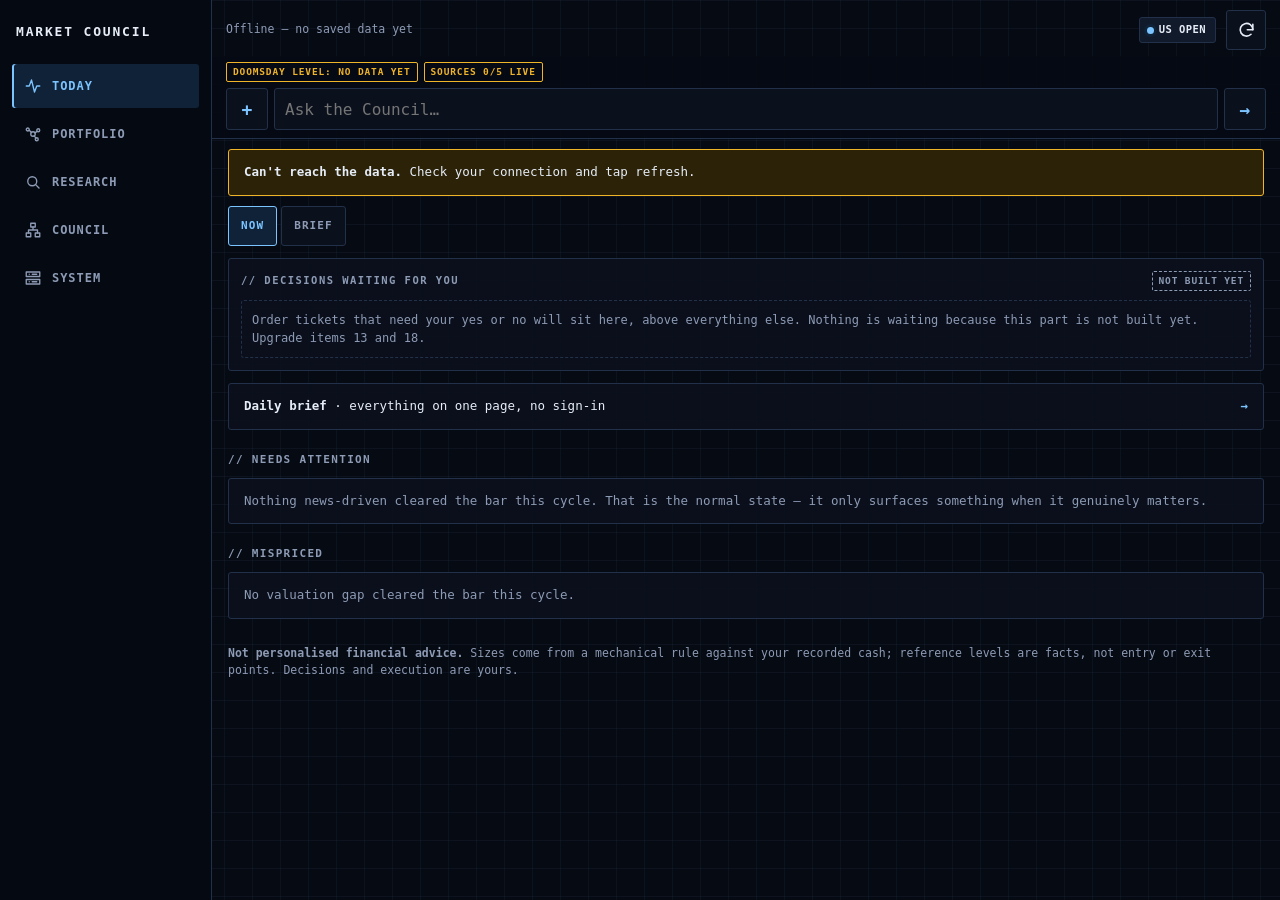
<file: index.html>
<!doctype html>
<html lang="en">
<head>
<meta charset="utf-8">
<meta name="viewport" content="width=device-width,initial-scale=1,viewport-fit=cover">
<meta name="robots" content="noindex,nofollow">
<meta http-equiv="Content-Security-Policy" content="default-src 'self'; script-src 'self' 'unsafe-inline'; style-src 'self' 'unsafe-inline'; img-src 'self' data:; connect-src 'self' https://raw.githubusercontent.com https://api.github.com; manifest-src 'self'; worker-src 'self'; base-uri 'none'; form-action 'none'">
<meta name="theme-color" content="#060a13">
<meta name="apple-mobile-web-app-capable" content="yes">
<meta name="mobile-web-app-capable" content="yes">
<meta name="apple-mobile-web-app-status-bar-style" content="black-translucent">
<meta name="apple-mobile-web-app-title" content="Council">
<link rel="manifest" href="manifest.webmanifest">
<link rel="icon" href="icon-192.png" type="image/png">
<link rel="apple-touch-icon" href="apple-touch-icon.png">
<title>Market Council</title>
<style>
:root{--bg:#0d0f15;--sf:#161a23;--sf2:#1d222c;--bd:#2a3140;--tx:#e9ebf0;--dim:#8f96a6;
--ac:#6ea8fe;--acs:#18243b;--up:#3fb98c;--ups:#12281f;--dn:#e0715f;--dns:#2a1714;
--wn:#d9a441;--wns:#2b2210;--onac:#0b1020;--grid:#232a37;--s1:#3987e5;--s2:#d95926;color-scheme:dark}
@media (prefers-color-scheme: light){
:root{--bg:#f5f6f8;--sf:#ffffff;--sf2:#edeff3;--bd:#d8dbe2;--tx:#15181e;--dim:#5d6373;
--ac:#2557c7;--acs:#e4ecfc;--up:#17794f;--ups:#dcefe5;--dn:#b0402d;--dns:#f8e5e1;
--wn:#8a6314;--wns:#f6ecd6;--onac:#ffffff;--grid:#e6e8ee;--s1:#2a78d6;--s2:#eb6834;color-scheme:light}
}
*{box-sizing:border-box}
[hidden]{display:none!important}
html{-webkit-text-size-adjust:100%}
body{margin:0;background:var(--bg);color:var(--tx);-webkit-tap-highlight-color:transparent;
font:15px/1.45 -apple-system,BlinkMacSystemFont,"Segoe UI",system-ui,sans-serif}
button,select,textarea{font:inherit;color:inherit}
button{cursor:pointer}
a{color:var(--ac)}
.mono{font-family:ui-monospace,"SF Mono",Menlo,Consolas,monospace;font-variant-numeric:tabular-nums}
.up{color:var(--up)}.dn{color:var(--dn)}.fl{color:var(--dim)}
.top{position:sticky;top:0;z-index:5;background:var(--bg);border-bottom:1px solid var(--bd);
padding-top:env(safe-area-inset-top)}
.top-in{max-width:960px;margin:0 auto;padding:10px 16px;display:flex;align-items:center;gap:10px}
.brand{flex:1;min-width:0}
.brand h1{font-size:17px;margin:0;font-weight:700;letter-spacing:-.01em}
.sub{font-size:11.5px;color:var(--dim);white-space:nowrap;overflow:hidden;text-overflow:ellipsis}
.pill{display:inline-flex;align-items:center;gap:5px;font-size:10.5px;font-weight:700;padding:4px 9px 4px 7px;
border-radius:99px;background:var(--sf2);border:1px solid var(--bd);text-transform:uppercase;
letter-spacing:.04em;white-space:nowrap}
.dot{width:7px;height:7px;border-radius:50%;background:var(--dim)}
.pill.open .dot{background:var(--up);box-shadow:0 0 0 3px var(--ups)}
.pill.pre .dot{background:var(--wn)}
.iconbtn{width:40px;height:40px;border-radius:10px;border:1px solid var(--bd);background:var(--sf);
display:inline-flex;align-items:center;justify-content:center;flex:none}
.iconbtn svg{width:19px;height:19px}
.iconbtn.spin svg{animation:spin .9s linear infinite}
@keyframes spin{to{transform:rotate(360deg)}}
.tabs{position:fixed;left:0;right:0;bottom:0;z-index:6;display:flex;background:var(--sf);
border-top:1px solid var(--bd);padding-bottom:env(safe-area-inset-bottom)}
.tab{flex:1;display:flex;flex-direction:column;align-items:center;gap:3px;min-height:58px;
padding:8px 0 6px;background:none;border:0;color:var(--dim);font-size:10px;font-weight:700;
letter-spacing:.01em;min-width:0}
.tab svg{width:22px;height:22px;fill:none;stroke:currentColor;stroke-width:1.8;
stroke-linecap:round;stroke-linejoin:round}
.tab[aria-selected="true"]{color:var(--ac)}
@media (min-width:900px){
.tabs{position:static;background:none;border:0;max-width:960px;margin:0 auto;
padding:12px 16px 0;gap:6px;justify-content:flex-start}
.tab{flex:0 0 auto;flex-direction:row;gap:7px;min-height:0;padding:8px 14px;border-radius:9px;
font-size:13px}
.tab svg{width:18px;height:18px}
.tab[aria-selected="true"]{background:var(--acs)}
}
main{max-width:960px;margin:0 auto;padding:14px 16px calc(92px + env(safe-area-inset-bottom))}
@media (min-width:900px){main{padding-bottom:48px}}
.sh{display:flex;justify-content:space-between;align-items:baseline;gap:10px;margin:22px 0 9px}
.sh:first-child{margin-top:4px}
h2{font-size:12px;text-transform:uppercase;letter-spacing:.08em;margin:0;font-weight:800;color:var(--dim)}
h3{font-size:14px;margin:0 0 6px;font-weight:700}
.note{font-size:11.5px;color:var(--dim)}
.msg{border:1px solid var(--bd);background:var(--sf);border-radius:12px;padding:13px 15px;font-size:13.5px;color:var(--dim)}
.msg b{color:var(--tx)}
.msg.warn{border-color:var(--wn);background:var(--wns);color:var(--tx)}
.msg.err{border-color:var(--dn);background:var(--dns);color:var(--tx)}
.msg.ok{border-color:var(--up);background:var(--ups);color:var(--tx)}
.banner{max-width:960px;margin:10px auto 0;padding:0 16px}
.row{display:flex;gap:8px;flex-wrap:wrap;align-items:center}
.btn{border:1px solid var(--bd);background:var(--sf);border-radius:10px;padding:10px 14px;
min-height:44px;font-size:14px;font-weight:600}
.btn.sm{min-height:36px;padding:7px 12px;font-size:13px}
.btn.primary{background:var(--ac);border-color:var(--ac);color:var(--onac);font-weight:800;
width:100%;min-height:52px;font-size:16px;border-radius:12px}
.btn:disabled{opacity:.45;cursor:default}
.link{background:none;border:0;padding:0;color:var(--ac);font-weight:600;font-size:13px}
.gap{margin-top:9px}
.pick{background:var(--sf);border:1px solid var(--bd);border-left:3px solid var(--ac);
border-radius:12px;padding:13px 14px;margin-bottom:10px}
.pick.stale{border-left-color:var(--bd)}
.pt{display:flex;align-items:center;gap:6px;flex-wrap:wrap}
.tk{font-weight:800;font-size:16px;letter-spacing:-.01em}
.tag{font-size:9.5px;font-weight:800;letter-spacing:.05em;text-transform:uppercase;padding:3px 6px;
border-radius:5px;background:var(--sf2);color:var(--dim)}
.tag.eu{background:var(--acs);color:var(--ac)}
.tag.rumor{background:var(--wns);color:var(--wn)}
.tag.mis{background:var(--ups);color:var(--up)}
.tag.bull{background:var(--ups);color:var(--up)}
.tag.bear{background:var(--dns);color:var(--dn)}
.px{margin-left:auto;font-weight:700;font-size:15px}
.verdict{display:flex;align-items:baseline;gap:9px;flex-wrap:wrap;margin:10px 0 0;padding:10px 12px;
border-radius:9px;background:var(--ups)}
.verdict.none{background:var(--sf2)}
.amt{font-size:24px;font-weight:800;letter-spacing:-.02em;color:var(--up);line-height:1.1}
.verdict.none .amt{font-size:15px;color:var(--dim);font-weight:600}
.vlbl{font-size:10.5px;font-weight:800;letter-spacing:.07em;text-transform:uppercase;color:var(--dim)}
.chips{display:flex;flex-wrap:wrap;gap:5px;margin-top:9px}
.chip{font-size:11.5px;font-weight:600;padding:3px 8px;border-radius:6px;background:var(--sf2);
color:var(--dim);font-variant-numeric:tabular-nums;white-space:nowrap}
.chip.up{background:var(--ups);color:var(--up)}
.chip.dn{background:var(--dns);color:var(--dn)}
.chip.wn{background:var(--wns);color:var(--wn)}
.lead{font-size:13.5px;margin:10px 0 0;display:-webkit-box;-webkit-line-clamp:3;-webkit-box-orient:vertical;overflow:hidden}
.pact{display:flex;gap:8px;margin-top:11px}
.pact .btn{flex:1}
details.more{margin-top:6px}
details.more>summary{cursor:pointer;list-style:none;font-size:11px;font-weight:800;letter-spacing:.07em;
text-transform:uppercase;color:var(--ac);padding:9px 0 3px;min-height:36px;display:flex;align-items:center;gap:6px}
details.more>summary::-webkit-details-marker{display:none}
details.more>summary::before{content:"";width:0;height:0;border-style:solid;border-width:5px 0 5px 7px;
border-color:transparent transparent transparent currentColor;transition:transform .15s}
details.more[open]>summary::before{transform:rotate(90deg)}
.dbody{font-size:13px;color:var(--dim);line-height:1.6}
.dbody p{margin:6px 0 9px}
.dbody b{color:var(--tx)}
.dbody ul{margin:4px 0 9px;padding-left:18px}
.cases{display:grid;grid-template-columns:1fr 1fr;gap:10px;margin:6px 0 9px}
.case{background:var(--sf2);border-radius:8px;padding:8px 10px}
.case b{display:block;font-size:10px;letter-spacing:.07em;text-transform:uppercase;margin-bottom:3px}
.case.bull b{color:var(--up)} .case.bear b{color:var(--dn)}
@media (max-width:520px){.cases{grid-template-columns:1fr}}
.tiles{display:grid;grid-template-columns:1fr 1fr;gap:9px}
@media (min-width:700px){.tiles{grid-template-columns:repeat(4,1fr)}}
.tile{background:var(--sf);border:1px solid var(--bd);border-radius:12px;padding:11px 13px}
.tl{font-size:10.5px;font-weight:800;letter-spacing:.07em;text-transform:uppercase;color:var(--dim)}
.tv{font-size:21px;font-weight:800;letter-spacing:-.02em;margin-top:3px}
.ts{font-size:11.5px;color:var(--dim);margin-top:1px}
.card{background:var(--sf);border:1px solid var(--bd);border-radius:12px;overflow:hidden}
.pad{padding:12px 14px}
.prow{padding:12px 14px}
.prow+.prow{border-top:1px solid var(--bd)}
.prh{display:flex;align-items:baseline;gap:8px}
.prh .v{margin-left:auto;font-weight:700}
.bar{height:6px;border-radius:3px;background:var(--sf2);margin:8px 0 6px;overflow:hidden}
.bar i{display:block;height:100%;background:var(--ac);border-radius:3px}
.bar.hot i{background:var(--wn)}
.bar.big{height:10px;border-radius:5px}
.prm{display:flex;justify-content:space-between;gap:8px;font-size:12px;color:var(--dim);flex-wrap:wrap}
.prow .pact{margin-top:10px}
.arow{display:flex;gap:10px;padding:10px 14px;font-size:13px;align-items:flex-start}
.arow+.arow{border-top:1px solid var(--bd)}
.aw{font-size:11px;color:var(--dim);min-width:74px;padding-top:1px}
.ax{flex:1;min-width:0}
.ax .mono{font-size:12.5px}
.ar{font-size:11.5px;color:var(--dim);margin-top:2px}
.jn{font-size:12px;color:var(--dim);margin-top:4px;padding-left:8px;border-left:2px solid var(--bd)}
.st{font-size:9.5px;font-weight:800;letter-spacing:.05em;text-transform:uppercase;padding:3px 6px;border-radius:5px;flex:none}
.st.ok{background:var(--ups);color:var(--up)}
.st.no{background:var(--dns);color:var(--dn)}
.st.wait{background:var(--wns);color:var(--wn)}
.st.off{background:var(--sf2);color:var(--dim)}
.kv{display:flex;justify-content:space-between;gap:10px;padding:9px 14px;font-size:13px}
.kv+.kv{border-top:1px solid var(--bd)}
.kv span:first-child{color:var(--dim)}
.panel{background:var(--sf);border:1px solid var(--bd);border-radius:14px;padding:14px}
.seg{display:flex;background:var(--sf2);border-radius:11px;padding:3px;gap:3px}
.seg button{flex:1;min-height:42px;border:0;background:none;color:var(--dim);font-weight:800;
font-size:13.5px;border-radius:9px}
.seg.sm button{min-height:34px;font-size:12.5px}
.seg button[aria-pressed="true"]{background:var(--sf);color:var(--tx);box-shadow:0 1px 3px rgba(0,0,0,.25)}
.seg.act button[data-v="buy"][aria-pressed="true"]{color:var(--up)}
.seg.act button[data-v="sell"][aria-pressed="true"]{color:var(--dn)}
.fld{display:block;margin-top:13px}
.fld>span{display:block;font-size:10.5px;font-weight:800;letter-spacing:.07em;text-transform:uppercase;
color:var(--dim);margin-bottom:5px}
.fld input,.fld select,.fld textarea{width:100%;font-size:16px;padding:11px 12px;border-radius:10px;
border:1px solid var(--bd);background:var(--bg);color:var(--tx);min-height:48px}
.fld textarea{min-height:92px;resize:vertical;font-size:15px}
.fld input:focus,.fld select:focus,.fld textarea:focus{outline:2px solid var(--ac);outline-offset:1px}
.two{display:grid;grid-template-columns:1fr 1fr;gap:9px}
.qc{display:flex;gap:6px;flex-wrap:wrap;margin-top:8px}
.qc button{border:1px solid var(--bd);background:var(--sf2);border-radius:99px;padding:6px 12px;
font-size:13px;font-weight:700;min-height:34px}
.qc button.hint{border-color:var(--up);color:var(--up)}
.prev{margin:14px 0 12px;padding:11px 13px;border-radius:10px;background:var(--sf2);font-size:14px;word-break:break-word}
.prev.bad{color:var(--dim)}
.hintline{font-size:12px;color:var(--dim);margin-top:7px}
.hintline.warn{color:var(--wn)}
.stat{margin-top:12px;padding:11px 13px;border-radius:10px;font-size:13.5px;border:1px solid var(--bd)}
.stat.ok{background:var(--ups);border-color:var(--up)}
.stat.err{background:var(--dns);border-color:var(--dn)}
.stat.wait{background:var(--wns);border-color:var(--wn)}
.steps{padding-left:19px;margin:8px 0;font-size:13px;color:var(--dim)}
.steps li{margin-bottom:6px}
.steps b{color:var(--tx)}
details.sub{margin-top:12px;border-top:1px solid var(--bd);padding-top:4px}
details.sub>summary{cursor:pointer;list-style:none;font-size:12px;font-weight:800;color:var(--ac);
padding:8px 0;min-height:36px;display:flex;align-items:center}
details.sub>summary::-webkit-details-marker{display:none}
.wgrid{display:grid;grid-template-columns:1fr;gap:9px}
@media (min-width:640px){.wgrid{grid-template-columns:1fr 1fr}}
@media (min-width:900px){.wgrid{grid-template-columns:1fr 1fr 1fr}}
details.w{background:var(--sf);border:1px solid var(--bd);border-left:3px solid var(--bd);border-radius:12px}
details.w.up{border-left-color:var(--up)} details.w.dn{border-left-color:var(--dn)}
details.w>summary{list-style:none;cursor:pointer;padding:11px 13px}
details.w>summary::-webkit-details-marker{display:none}
.wh{display:flex;align-items:center;gap:6px}
.wh .cg{margin-left:auto;font-weight:800;font-size:14.5px}
.wp{font-size:12.5px;color:var(--dim);margin-top:2px}
.wb{padding:0 13px 12px}
.hl{font-size:12.5px;color:var(--dim);padding:6px 0;border-top:1px solid var(--bd);
display:-webkit-box;-webkit-line-clamp:3;-webkit-box-orient:vertical;overflow:hidden}
.hl .aw{display:inline;min-width:0;margin-right:6px}
.feed{background:var(--sf);border:1px solid var(--bd);border-radius:12px;overflow:hidden}
.fr{display:flex;gap:9px;padding:9px 13px;font-size:13px}
.fr+.fr{border-top:1px solid var(--bd)}
.fk{font-weight:800;min-width:48px}
.fx{flex:1;color:var(--dim);min-width:0}
.tblw{overflow-x:auto;-webkit-overflow-scrolling:touch}
table.tbl{width:100%;border-collapse:collapse;font-size:12.5px;font-variant-numeric:tabular-nums}
.tbl th{text-align:left;font-size:10px;font-weight:800;letter-spacing:.06em;text-transform:uppercase;
color:var(--dim);padding:8px 10px;border-bottom:1px solid var(--bd);white-space:nowrap}
.tbl td{padding:8px 10px;border-bottom:1px solid var(--bd);white-space:nowrap}
.tbl tr:last-child td{border-bottom:0}
.tbl .r{text-align:right}
.chart{position:relative;margin-top:4px}
.chart svg{display:block;width:100%;touch-action:pan-y}
.chart .gl{stroke:var(--grid);stroke-width:1}
.chart .gl.z{stroke:var(--bd)}
.chart .ax{fill:var(--dim);font-size:10.5px}
.chart .lbl{fill:var(--tx);font-size:11.5px;font-weight:700}
.chart .xh{stroke:var(--dim);stroke-width:1}
.legend{display:flex;gap:14px;flex-wrap:wrap;font-size:12px;color:var(--dim);margin:2px 0 6px}
.legend span{display:inline-flex;align-items:center;gap:6px}
.legend i{display:inline-block;width:14px;height:2px;border-radius:1px}
.tip{position:absolute;pointer-events:none;background:var(--sf);border:1px solid var(--bd);border-radius:8px;
padding:7px 9px;font-size:12px;box-shadow:0 4px 14px rgba(0,0,0,.25);white-space:nowrap}
.tip b{display:block;margin-bottom:2px}
.tip i{display:inline-block;width:10px;height:2px;margin-right:5px;vertical-align:middle}
.toast{position:fixed;left:12px;right:12px;bottom:calc(70px + env(safe-area-inset-bottom));z-index:9;
max-width:520px;margin:0 auto;background:var(--sf);border:1px solid var(--up);border-radius:12px;
padding:11px 13px;font-size:13.5px;box-shadow:0 6px 24px rgba(0,0,0,.35)}
.toast.err{border-color:var(--dn)}
@media (min-width:900px){.toast{bottom:24px}}
.briefwrap{margin:0 -16px}
#brief-frame{display:block;width:100%;height:70vh;border:0;background:var(--bg)}
.chat{display:flex;flex-direction:column;gap:8px}
.bub{max-width:86%;padding:10px 12px;border-radius:14px;font-size:14.5px;line-height:1.45;overflow-wrap:anywhere}
.bub.me{align-self:flex-end;background:var(--ac);color:var(--onac);border-bottom-right-radius:4px}
.bub.them{align-self:flex-start;background:var(--sf);border:1px solid var(--bd);border-bottom-left-radius:4px}
.bub .meta{display:block;font-size:10.5px;opacity:.75;margin-top:4px}
.bub.wait{opacity:.65}
.composer{position:sticky;bottom:calc(66px + env(safe-area-inset-bottom));z-index:3;background:var(--bg);padding:10px 0 6px;display:flex;gap:8px;align-items:flex-end}
.composer textarea{flex:1;min-height:48px;max-height:140px;font:inherit;font-size:16px;padding:11px 12px;border-radius:12px;border:1px solid var(--bd);background:var(--sf);color:var(--tx);resize:none}
.composer textarea:focus{outline:2px solid var(--ac);outline-offset:1px}
@media (min-width:900px){.composer{bottom:0}}
footer{margin-top:26px;font-size:11.5px;color:var(--dim);line-height:1.55}
</style>
<link rel="stylesheet" href="mc/app.css">
</head>
<body>
<header class="top">
<div class="top-in">
<div class="brand">
<h1>Market Council</h1>
<div class="sub" id="sub">Loading&hellip;</div>
</div>
<span class="pill" id="sess"><span class="dot"></span><span id="sesst">&mdash;</span></span>
<button class="iconbtn" id="rf" aria-label="Refresh">
<svg viewBox="0 0 24 24" fill="none" stroke="currentColor" stroke-width="2" stroke-linecap="round" stroke-linejoin="round"><path d="M20 11a8 8 0 1 0-2.3 5.7"/><path d="M20 4v7h-7"/></svg>
</button>
</div>
</header>
<div class="stick"><div class="stick-in">
<div class="strip" id="strip"><span class="stg nb">DOOMSDAY LEVEL: LOADING</span></div>
<div class="cmd" id="cmd"><label title="Attach a text file" aria-label="Attach a text file"><input type="file" id="cmd-file" hidden accept=".txt,.csv,.md,.json,text/*">+</label><input id="cmd-in" type="text" maxlength="900" autocomplete="off" placeholder="Ask the Council&hellip;" aria-label="Ask the Council"><button data-mc="cmd-go" aria-label="Send">&rarr;</button></div>
<div id="cmd-stat"></div>
</div></div>
<nav class="tabs" role="tablist">
<button class="tab" id="a-today" data-tab="today" role="tab">
<svg viewBox="0 0 24 24"><path d="M3 12h4l3-8 4 16 3-8h4"/></svg>TODAY</button>
<button class="tab" id="a-portfolio" data-tab="map" role="tab">
<svg viewBox="0 0 24 24"><circle cx="12" cy="12" r="3"/><circle cx="5" cy="6" r="2"/><circle cx="19" cy="7" r="2"/><circle cx="17" cy="19" r="2"/><path d="M7 7l3 3M14.5 10.5l3-2M13.5 14.5l2.5 3"/></svg>PORTFOLIO</button>
<button class="tab" id="a-research" data-tab="research" role="tab">
<svg viewBox="0 0 24 24"><circle cx="11" cy="11" r="6"/><path d="M20 20l-4.5-4.5"/></svg>RESEARCH</button>
<button class="tab" id="a-council" data-tab="council" role="tab">
<svg viewBox="0 0 24 24"><rect x="9" y="3" width="6" height="5"/><rect x="3" y="16" width="6" height="5"/><rect x="15" y="16" width="6" height="5"/><path d="M12 8v4M6 16v-4h12v4"/></svg>COUNCIL</button>
<button class="tab" id="a-system" data-tab="system" role="tab">
<svg viewBox="0 0 24 24"><rect x="3" y="4" width="18" height="6"/><rect x="3" y="14" width="18" height="6"/><path d="M7 7h.01M7 17h.01M11 7h6M11 17h6"/></svg>SYSTEM</button>
<div hidden>
<button class="tab" id="t-today" data-tab="today" role="tab">
<svg viewBox="0 0 24 24"><path d="M3 12h4l3-8 4 16 3-8h4"/></svg>Today</button>
<button class="tab" id="t-brief" data-tab="brief" role="tab">
<svg viewBox="0 0 24 24"><path d="M6 3h9l4 4v14H6z"/><path d="M9 11h7M9 15h7M9 7h3"/></svg>Brief</button>
<button class="tab" id="t-chat" data-tab="chat" role="tab">
<svg viewBox="0 0 24 24"><path d="M4 5h16v11H9l-5 4z"/></svg>Chat</button>
<button class="tab" id="t-log" data-tab="log" role="tab">
<svg viewBox="0 0 24 24"><circle cx="12" cy="12" r="9"/><path d="M12 8v8M8 12h8"/></svg>Log</button>
<button class="tab" id="t-portfolio" data-tab="portfolio" role="tab">
<svg viewBox="0 0 24 24"><path d="M21 12A9 9 0 1 1 12 3v9z"/><path d="M15 3.4A9 9 0 0 1 20.6 9H15z"/></svg>Portfolio</button>
<button class="tab" id="t-more" data-tab="watch" role="tab">
<svg viewBox="0 0 24 24"><path d="M4 4h6v6H4zM14 4h6v6h-6zM4 14h6v6H4zM14 14h6v6h-6z"/></svg>More</button>
</div>
</nav>
<div class="banner" id="banner"></div>
<main>
<div class="subnav" id="subnav"></div>
<section class="view" id="v-map" hidden><div class="msg">Loading the portfolio screen&hellip; If this stays, tap refresh.</div></section>
<section class="view" id="v-risk" hidden><div class="msg">Loading the risk desk&hellip; If this stays, tap refresh.</div></section>
<section class="view" id="v-research" hidden><div class="msg">Loading the research desk&hellip; If this stays, tap refresh.</div></section>
<section class="view" id="v-council" hidden><div class="msg">Loading the council&hellip; If this stays, tap refresh.</div></section>
<section class="view" id="v-strategy" hidden><div class="msg">Loading the strategy&hellip; If this stays, tap refresh.</div></section>
<section class="view" id="v-system" hidden><div class="msg">Loading the system screen&hellip; If this stays, tap refresh.</div></section>
<section class="view" id="v-today">
<div id="install"></div>
<div id="td-dec"></div>
<div id="today-cash"></div>
<div id="today-alerts"></div>
<div id="today-thesis"></div>
<a href="brief/" class="msg gap" style="display:flex;justify-content:space-between;align-items:center;gap:10px;text-decoration:none;color:var(--tx)"><span><b>Daily brief</b> &middot; everything on one page, no sign-in</span><span style="color:var(--ac);font-weight:800">&rarr;</span></a>
<div id="today-research"></div>
<div class="sh"><h2>Needs attention</h2><span class="note" id="n-picks"></span></div>
<div id="picks"></div>
<div class="sh"><h2>Mispriced</h2><span class="note" id="n-mis"></span></div>
<div id="mis"></div>
<div id="recent-wrap" hidden>
<div class="sh"><h2>Most recent flags</h2><span class="note" id="n-recent"></span></div>
<div id="recent"></div>
</div>
<div id="earn-wrap" hidden>
<div class="sh"><h2>Earnings in the next two weeks</h2></div>
<div class="card" id="earn"></div>
</div>
<footer>
<b>Not personalised financial advice.</b> Sizes come from a mechanical rule against your recorded cash;
reference levels are facts, not entry or exit points. Decisions and execution are yours.
</footer>
</section>
<section class="view" id="v-brief" hidden>
<div class="sh"><h2>Daily brief</h2><span class="note">rebuilt 3 times each weekday</span></div>
<div class="briefwrap"><iframe id="brief-frame" title="Daily brief"></iframe></div>
<p class="note">Rebuilt around 09:15, 14:15 and 23:15 Budapest time on weekdays. Offline, it shows the last copy you opened.
<a href="brief/" target="_blank" rel="noopener">Open it on its own</a></p>
</section>
<section class="view" id="v-chat" hidden>
<div class="sh"><h2>Ask Market Council</h2><span class="note" id="chat-n"></span></div>
<div class="msg" id="chat-intro">Ask about your picks, holdings, the movie bet or anything in your records.
The Council answers within a few minutes, here and on your phone. It explains and reports; it never places trades.</div>
<div class="chat gap" id="chat-list"></div>
<div id="chat-stat"></div>
<div class="composer"><textarea id="chat-in" rows="1" maxlength="1000" placeholder="Type a question&hellip;"></textarea>
<button class="btn primary" id="chat-send" style="width:auto;min-height:48px;padding:0 18px">Send</button></div>
<p class="note">Messages are kept in your repository, which is public like your other records. You can also write from the ntfy app.</p>
</section>
<section class="view" id="v-portfolio" hidden>
<div id="pf-gate" hidden>
<div class="msg">
<b>Your portfolio is hidden on this device.</b><br>
This page is public, so balances stay off it unless you switch them on here. The setting is
remembered only in this browser.
<div class="row" style="margin-top:12px"><button class="btn" id="pf-show">Show my portfolio on this device</button></div>
</div>
</div>
<div id="pf-body" hidden>
<div class="sh"><h2>Overview</h2>
<div class="seg sm" id="ccy" style="width:128px"><button data-v="USD" aria-pressed="true">USD</button><button data-v="HUF" aria-pressed="false">HUF</button></div>
</div>
<div class="tiles" id="pf-tiles"></div>
<div class="note gap" id="pf-asof"></div>
<div class="sh"><h2>Positions</h2><span class="note" id="pf-n"></span></div>
<div class="card" id="pf-pos"></div>
<div id="pf-notes"></div>
<div class="sh"><h2>What if</h2><span class="note">one holding moves, nothing else does</span></div>
<div class="panel">
<div class="seg sm" id="shock">
<button data-v="-20" aria-pressed="true">&minus;20%</button><button data-v="-10" aria-pressed="false">&minus;10%</button>
<button data-v="10" aria-pressed="false">+10%</button><button data-v="20" aria-pressed="false">+20%</button>
</div>
<div id="whatif" class="gap"></div>
</div>
<div class="sh"><h2>Goal</h2><span class="note" id="goal-n"></span></div>
<div class="panel">
<div id="goal"></div>
<details class="sub" id="goal-edit">
<summary>Set or change the goal</summary>
<div class="two">
<label class="fld"><span>Target (HUF)</span><input id="g-amt" type="number" inputmode="numeric" min="0" step="10000" placeholder="5000000"></label>
<label class="fld"><span>By (month)</span><input id="g-by" type="month"></label>
</div>
<div class="gap"><button class="btn" id="g-save" style="width:100%">Save goal</button></div>
</details>
<div id="goal-stat"></div>
</div>
<div class="sh"><h2>Costs</h2><span class="note">commission and currency conversion you logged</span></div>
<div class="card" id="costs"></div>
<div class="sh"><h2>Activity</h2><span class="note" id="pf-an"></span></div>
<div class="card" id="pf-act"></div>
<div class="sh"><h2>Tax report</h2>
<label class="note">Year <select id="tax-year" style="font-size:13px;padding:3px 6px;border-radius:6px;border:1px solid var(--bd);background:var(--sf)"></select></label>
</div>
<div class="card" id="tax"></div>
<div class="row gap"><button class="btn sm" id="tax-csv">Download CSV</button></div>
<p class="note">Hungarian tax is worked out in forints at the MNB rate. This report uses the MNB rate stored when each
trade was logged; positions bought before logging started have no forint cost, so their gains show as unknown.
A starting point for your return, not tax advice. Also worth asking your broker: whether your account can be a
<b>TBSZ</b> (long-term investment account), which makes gains tax-free after five years.</p>
<div class="row" style="margin-top:14px"><button class="link" id="pf-hide">Hide portfolio on this device</button></div>
</div>
</section>
<section class="view" id="v-log" hidden>
<div class="sh"><h2>Log a trade</h2><span class="note">records what you already did</span></div>
<div class="panel">
<div class="seg act" id="f-act">
<button data-v="buy" aria-pressed="true">Buy</button>
<button data-v="sell" aria-pressed="false">Sell</button>
<button data-v="deposit" aria-pressed="false">Deposit</button>
<button data-v="withdraw" aria-pressed="false">Withdraw</button>
</div>
<details class="sub" id="paste-box">
<summary>Paste your broker's confirmation instead</summary>
<label class="fld"><span>Confirmation text</span>
<textarea id="paste" placeholder="e.g. Bought 2.0833 NVO @ $38.40, total $80.00, fee $0.35"></textarea></label>
<div class="gap"><button class="btn sm" id="paste-go">Read it into the form</button></div>
<div class="hintline" id="paste-out">Read on this phone only; nothing is sent until you press the button below.</div>
</details>
<label class="fld" id="w-tick"><span>Ticker</span>
<input id="f-tick" type="text" autocapitalize="characters" autocorrect="off" autocomplete="off"
spellcheck="false" placeholder="e.g. NVO" maxlength="12">
</label>
<div class="qc" id="q-tick"></div>
<div class="fld" id="w-mode"><span>Amount entered as</span>
<div class="seg" id="f-mode">
<button data-v="usd" aria-pressed="true">Dollars</button>
<button data-v="qty" aria-pressed="false">Shares &times; price</button>
<button data-v="all" aria-pressed="false" id="m-all">Whole position</button>
</div>
</div>
<div class="fld" id="w-cur" hidden><span>Currency</span>
<div class="seg" id="f-cur"><button data-v="usd" aria-pressed="true">USD</button><button data-v="huf" aria-pressed="false">HUF</button></div>
</div>
<label class="fld" id="w-amt"><span id="amt-lbl">Amount in $</span>
<input id="f-amt" type="number" inputmode="decimal" step="0.01" min="0" placeholder="80.00">
</label>
<div class="qc" id="q-amt"></div>
<div class="two" id="w-qty" hidden>
<label class="fld"><span>Shares</span>
<input id="f-qty" type="number" inputmode="decimal" step="any" min="0" placeholder="2"></label>
<label class="fld"><span>Price each ($)</span>
<input id="f-px" type="number" inputmode="decimal" step="0.0001" min="0" placeholder="38.40"></label>
</div>
<label class="fld" id="w-fee"><span>Fees in $ (commission + currency conversion)</span>
<input id="f-fee" type="number" inputmode="decimal" step="0.01" min="0" placeholder="0.00">
</label>
<div id="w-journal">
<label class="fld"><span>Why (optional)</span>
<input id="f-why" type="text" maxlength="280" placeholder="e.g. oversold after the guidance cut, long-term view unchanged"></label>
<label class="fld"><span>What would make you exit (optional)</span>
<input id="f-exit" type="text" maxlength="280" placeholder="e.g. another guidance cut, or up 30%"></label>
<div class="hintline">Notes are saved with the trade in your repository, which is public like the rest of your records.</div>
</div>
<div class="hintline" id="f-hint"></div>
<div class="prev mono bad" id="f-prev">Fill in the fields above</div>
<button class="btn primary" id="f-go" disabled>Log it</button>
<div id="f-stat"></div>
</div>
<div class="sh"><h2>Recent entries</h2></div>
<div class="card" id="log-recent"></div>
<div class="sh"><h2>Direct posting</h2><span class="note" id="tok-state"></span></div>
<div class="panel" id="tok-off">
<div style="font-size:13.5px">Set this up once and <b>Log it</b> posts straight to your records &mdash;
no GitHub screen and no sign-in, ever again. It also makes confirmations appear within about two minutes.</div>
<ol class="steps">
<li>Open <a href="https://github.com/settings/personal-access-tokens/new" target="_blank" rel="noopener">GitHub &rarr; new fine-grained token</a></li>
<li>Resource owner <b>benipkun</b>, then <b>Only select repositories</b> &rarr; <b>market-council-state</b></li>
<li>Repository permissions &rarr; <b>Contents: Read and write</b>. Nothing else.</li>
<li>Pick an expiry, generate, copy it, paste below.</li>
</ol>
<label class="fld"><span>Token (stays on this device only)</span>
<input id="tok" type="password" autocomplete="off" autocorrect="off" spellcheck="false" placeholder="github_pat_&hellip;"></label>
<div style="margin-top:10px"><button class="btn" id="tok-save" style="width:100%">Check &amp; save on this device</button></div>
<div id="tok-stat"></div>
<p class="note" style="margin:10px 0 0">Kept in this browser's storage and only ever sent to GitHub. Anyone who can
unlock this phone could use it to write to this one repository &mdash; that's why it's scoped to Contents on
that repo alone. If the phone goes missing, revoke it in GitHub settings.</p>
</div>
<div class="panel" id="tok-on" hidden>
<div style="font-size:13.5px"><b>Direct posting is on for this device.</b> Entries are committed the moment you tap.</div>
<div class="row" style="margin-top:10px">
<button class="btn sm" id="tok-test">Send a test</button>
<button class="btn sm" id="tok-forget">Remove token from this device</button>
</div>
<p class="note" style="margin:8px 0 0">The test sends a harmless <span class="mono">ping</span> through the whole
loop and changes nothing in your records.</p>
<div id="tok-stat2"></div>
</div>
</section>
<section class="view" id="v-watch" hidden>
<div class="seg sm" style="margin:2px 0 6px"><button data-tab="watch" aria-pressed="true">Watch</button><button data-tab="review" aria-pressed="false">Review</button></div>
<div id="thesis"></div>
<div class="sh"><h2>Your price alerts</h2><span class="note">checked around midday and after the US close</span></div>
<div class="card" id="alerts"></div>
<div class="panel gap">
<div class="two">
<label class="fld" style="margin-top:0"><span>Ticker</span>
<input id="a-tick" type="text" autocapitalize="characters" autocorrect="off" autocomplete="off" spellcheck="false" placeholder="NVO" maxlength="12"></label>
<label class="fld" style="margin-top:0"><span>Price ($)</span>
<input id="a-px" type="number" inputmode="decimal" step="0.01" min="0" placeholder="36.00"></label>
</div>
<div class="seg sm gap" id="a-dir"><button data-v="below" aria-pressed="true">Falls below</button><button data-v="above" aria-pressed="false">Rises above</button></div>
<div class="gap"><button class="btn" id="a-add" style="width:100%">Add alert</button></div>
<div id="al-stat"></div>
<p class="note" style="margin:8px 0 0">You choose the level; the system only tells you when it is crossed.</p>
</div>
<div class="sh"><h2>Watchlist</h2><span class="note" id="n-watch"></span></div>
<div class="wgrid" id="watch"></div>
<div class="sh"><h2>Latest headlines</h2><span class="note" id="n-feed"></span></div>
<div class="feed" id="feed"></div>
</section>
<section class="view" id="v-review" hidden>
<div class="seg sm" style="margin:2px 0 6px"><button data-tab="watch" aria-pressed="false">Watch</button><button data-tab="review" aria-pressed="true">Review</button></div>
<div class="sh"><h2>Does following the picks work?</h2><span class="note" id="pp-asof"></span></div>
<div class="tiles" id="pp-tiles"></div>
<div class="panel gap">
<h3>Paper portfolio vs SPY, cumulative $</h3>
<div class="legend"><span><i style="background:var(--s1)"></i>Picks (paper)</span><span><i style="background:var(--s2)"></i>SPY, same money</span></div>
<div class="chart" id="pp-chart"></div>
</div>
<p class="note" id="pp-rules"></p>
<div class="card tblw" id="pp-table"></div>
<div class="sh"><h2>Your judging rule</h2></div>
<div class="panel">
<div id="rule"></div>
<details class="sub" id="rule-edit">
<summary>Set or change your rule</summary>
<label class="fld"><span>The rule</span>
<textarea id="r-text" maxlength="280" placeholder="e.g. If after 3 months the paper picks don't beat SPY after costs, I switch to index funds plus two convictions."></textarea></label>
<label class="fld"><span>Review it on</span><input id="r-date" type="date"></label>
<div class="gap"><button class="btn" id="r-save" style="width:100%">Save rule</button></div>
</details>
<div id="rule-stat"></div>
</div>
<div class="sh"><h2>This week</h2></div>
<div class="card" id="week"></div>
<div class="sh"><h2>A question from the Advisor</h2></div>
<div class="msg" id="advq"></div>
<div class="sh"><h2>Track record</h2></div>
<div class="msg" id="track"></div>
<div class="sh"><h2>System status</h2></div>
<div class="card" id="sys"></div>
</section>
</main>
<div class="toast" id="toast" hidden></div>
<script>
(function(){
"use strict";
var RAW="https://raw.githubusercontent.com/benipkun/market-council-state/main/";
var REPO="https://github.com/benipkun/market-council-state";
var API="https://api.github.com/repos/benipkun/market-council-state";
var K={tok:"mc_gh_token",pf:"mc_show_pf",tab:"mc_tab",pend:"mc_pending",inst:"mc_install_dismissed",ccy:"mc_ccy"};
var SIG={rumor:"Rumor",confirmed_news:"News",mispricing_undervalued:"Undervalued",
mispricing_overvalued:"Overvalued",technical:"Technical"};
var MIS=["mispricing_undervalued","mispricing_overvalued"];
var TABS=["today","brief","chat","log","portfolio","watch","review","map","risk","research","council","strategy","system"];
var AREAS=["today","portfolio","research","council","system"];
var AREA={today:"today",brief:"today",map:"portfolio",risk:"portfolio",portfolio:"portfolio",log:"portfolio",research:"research",watch:"research",council:"council",chat:"council",strategy:"council",system:"system",review:"system"};
var SUBS={today:[["today","NOW"],["brief","BRIEF"]],portfolio:[["map","MAP"],["risk","RISK"],["portfolio","BOOKS"],["log","LOG A TRADE"]],research:[["research","DESK"],["watch","WATCHLIST"]],council:[["council","TEAM"],["strategy","STRATEGY"],["chat","CHAT"]],system:[["system","STATUS"],["review","TRACK RECORD"]]};
var MONEY=["buy","sell","deposit","withdraw"];
var FILES={digest:"digests/latest.json",treasury:"treasury/snapshot.json",ledger:"treasury/ledger.json",
track:"state/track_record.json",history:"digests/history.json",paper:"state/paper.json",fx:"state/fx.json",
alerts:"state/alerts.json",alstat:"state/alerts_status.json",plan:"state/plan.json",status:"state/status.json",theses:"state/theses.json",research:"research/index.json",messages:"state/messages.json"};
var S={};
var DASH=String.fromCharCode(8212),MINUS=String.fromCharCode(8722),MID=String.fromCharCode(183),
ELL=String.fromCharCode(8230),ARROW=String.fromCharCode(8594),NL=String.fromCharCode(10),
CHECK=String.fromCharCode(10003);
function $(id){return document.getElementById(id);}
function store(k,v){
try{
if(v===undefined)return localStorage.getItem(k);
if(v===null)localStorage.removeItem(k); else localStorage.setItem(k,v);
}catch(e){}
return null;
}
function esc(s){return String(s==null?"":s).replace(/[&<>"']/g,function(c){
return {"&":"&amp;","<":"&lt;",">":"&gt;",'"':"&quot;","'":"&#39;"}[c];});}
function num(v){if(v===null||v===undefined||v==="")return null;var n=Number(v);return isFinite(n)?n:null;}
function usd(v,signed){
var n=num(v); if(n==null)return DASH;
var s=Math.abs(n).toLocaleString("en-US",{minimumFractionDigits:2,maximumFractionDigits:2});
return (n<0?MINUS+"$":(signed&&n>0?"+$":"$"))+s;
}
function huf(v,signed){
var n=num(v); if(n==null)return DASH;
var s=Math.round(Math.abs(n)).toLocaleString("hu-HU");
return (n<0?MINUS:(signed&&n>0?"+":""))+s+" Ft";
}
function pct(v){var n=num(v);return n==null?DASH:(n>=0?"+":MINUS)+Math.abs(n).toFixed(1)+"%";}
function ago(iso){
if(!iso)return DASH;
var m=Math.round((Date.now()-new Date(iso).getTime())/60000);
if(!isFinite(m))return DASH;
if(m<1)return "just now"; if(m<60)return m+"m ago";
var h=Math.round(m/60); if(h<48)return h+"h ago";
return Math.round(h/24)+"d ago";
}
function when(iso){
if(!iso)return "";
var d=new Date(iso); if(isNaN(d))return "";
var today=new Date().toDateString()===d.toDateString();
return today?d.toLocaleTimeString([],{hour:"2-digit",minute:"2-digit"})
:d.toLocaleDateString([],{month:"short",day:"numeric"})+" "+d.toLocaleTimeString([],{hour:"2-digit",minute:"2-digit"});
}
function day(iso){var d=new Date(iso);return isNaN(d)?"":d.toISOString().slice(0,10);}
function shortDate(s){var d=new Date(s);return isNaN(d)?String(s||""):d.toLocaleDateString([],{month:"short",day:"numeric"});}
function tech(tk){return (S.digest&&S.digest.technicals&&S.digest.technicals[tk])||null;}
function tokenOn(){return !!store(K.tok);}
function pfVisible(){return store(K.pf)==="1"||tokenOn();}
function positions(){return (S.treasury&&S.treasury.positions)||[];}
function held(tk){return positions().some(function(p){return p.ticker===tk;});}
function entries(){return (S.ledger&&S.ledger.entries)||[];}
function liveMoney(){return entries().filter(function(e){return e.status==="applied"&&MONEY.indexOf(e.action)>=0&&!e.undone_by;});}
function fxLatest(){var r=(S.fx&&S.fx.rates)||[];return r.length?r[r.length-1]:null;}
function rate(){var f=fxLatest();return f?num(f.usd_huf):null;}
function ccy(){return store(K.ccy)==="HUF"&&rate()?"HUF":"USD";}
function money(v,signed){
if(ccy()==="HUF"){var n=num(v);return n==null?DASH:huf(n*rate(),signed);}
return usd(v,signed);
}
var toastTimer=null;
function toast(html,bad){
var t=$("toast"); t.innerHTML=html; t.className="toast"+(bad?" err":""); t.hidden=false;
clearTimeout(toastTimer); toastTimer=setTimeout(function(){t.hidden=true;},5000);
}
function statBox(id,kind,html){var el=$(id);if(el)el.innerHTML=html?'<div class="stat '+kind+'">'+html+'</div>':"";}
function get(path){
var tok=store(K.tok);
if(tok)return fetch(API+"/contents/"+path+"?ref=main",{cache:"no-store",
headers:{"Authorization":"Bearer "+tok,"Accept":"application/vnd.github.raw+json"}})
.then(function(r){if(r.ok)return r.json();if(r.status===404)return null;throw new Error("api "+r.status);})
.catch(function(){return getRaw(path);});
return getRaw(path);
}
function getRaw(path){
return fetch(RAW+path+"?t="+Date.now(),{cache:"no-store"})
.then(function(r){return r.ok?r.json():null;})
.catch(function(){return undefined;});
}
var loading=false;
function load(){
if(loading)return Promise.resolve(); loading=true;
$("rf").classList.add("spin"); session();
var keys=Object.keys(FILES);
return Promise.all(keys.map(function(k){return get(FILES[k]);}))
.then(function(r){
var offline=r[0]===undefined;
keys.forEach(function(k,i){ if(r[i])S[k]=r[i]; else if(r[i]===null&&S[k]===undefined)S[k]=null; });
if(!S.ledger)S.ledger={entries:[]};
renderAll(offline);
resolvePending();
})
.then(function(){loading=false;$("rf").classList.remove("spin");},
function(){loading=false;$("rf").classList.remove("spin");});
}
function session(){
var now=new Date();
var ny=new Date(now.toLocaleString("en-US",{timeZone:"America/New_York"}));
var ld=new Date(now.toLocaleString("en-US",{timeZone:"Europe/London"}));
var wd=ny.getDay()>=1&&ny.getDay()<=5, lwd=ld.getDay()>=1&&ld.getDay()<=5;
var nm=ny.getHours()*60+ny.getMinutes(), lm=ld.getHours()*60+ld.getMinutes();
var cls="pill",lbl="Closed";
if(wd&&nm>=570&&nm<960){cls="pill open";lbl="US open";}
else if(lwd&&lm>=480&&lm<990){cls="pill open";lbl="Europe open";}
else if(wd&&nm>=240&&nm<570){cls="pill pre";lbl="US pre-market";}
else if(wd&&nm>=960&&nm<1200){cls="pill pre";lbl="After-hours";}
$("sess").className=cls; $("sesst").textContent=lbl;
}
function health(offline){
var d=S.digest, b=$("banner"), sub=$("sub");
if(!d){sub.textContent=offline?"Offline "+DASH+" no saved data yet":"Loading"+ELL;
b.innerHTML=offline?'<div class="msg err"><b>Can&#39;t reach the data.</b> Check your connection and tap refresh.</div>':"";return;}
sub.textContent="Pipeline ran "+ago(d.as_of)+(offline?" "+MID+" offline":"");
var ageMin=(Date.now()-new Date(d.as_of).getTime())/60000;
var u=new Date(), dow=u.getUTCDay(), h=u.getUTCHours();
var runHours=dow>=1&&dow<=5&&h>=7&&h<=23;
if(offline){
b.innerHTML='<div class="msg warn"><b>Offline.</b> Showing what was last loaded ('+esc(ago(d.as_of))+').</div>';
}else if(runHours&&ageMin>170){
b.innerHTML='<div class="msg warn"><b>The pipeline hasn&#39;t reported for '+Math.round(ageMin/60)+
'h.</b> On weekdays it reports every one to two hours between 06:00 and 23:00 UTC. It may have missed a run.</div>';
}else b.innerHTML="";
var di=(S.status&&S.status.data_issues)||[];
if(di.length)b.innerHTML+='<div class="msg warn" style="margin-top:6px"><b>Data sources down:</b> '+esc(di.map(function(x){return String(x).split(":")[0];}).join(", "))+'. Last good data is shown. Details under SYSTEM.</div>';
}
function chips(tk){
var t=tech(tk); if(!t)return "";
var p=num(t.price), out=[];
function rel(v){var x=num(v);return (p!=null&&x)?((p-x)/x)*100:null;}
var r50=rel(t.sma50), r200=rel(t.sma200);
if(r50!=null)out.push('<span class="chip '+(r50>=0?"up":"dn")+'">50d '+pct(r50)+'</span>');
if(r200!=null)out.push('<span class="chip '+(r200>=0?"up":"dn")+'">200d '+pct(r200)+'</span>');
if(t.rsi14!=null){var r=Number(t.rsi14),lab=r<30?" oversold":r>70?" overbought":"";
out.push('<span class="chip'+(lab?" wn":"")+'">RSI '+r.toFixed(0)+lab+'</span>');}
var tgt=num(t.analyst_consensus_target!=null?t.analyst_consensus_target:t.fair_value);
var tl=t.analyst_consensus_target!=null?"target":(t.fair_value_method||"fair value");
if(tgt!=null&&p){var up=((tgt-p)/p)*100;
out.push('<span class="chip '+(up>=0?"up":"dn")+'">'+esc(tl)+' '+pct(up)+'</span>');}
if(t.next_earnings_date){
var days=Math.round((new Date(t.next_earnings_date).getTime()-Date.now())/86400000);
var soon=isFinite(days)&&days>=0&&days<=7;
out.push('<span class="chip'+(soon?" wn":"")+'">earnings '+esc(t.next_earnings_date)+(soon?" ("+days+"d)":"")+'</span>');}
return out.length?'<div class="chips">'+out.join("")+'</div>':"";
}
function leanTag(l){
l=l||"neutral";
return '<span class="tag '+(l==="bullish"?"bull":l==="bearish"?"bear":"")+'">'+esc(l)+'</span>';
}
function pickCard(p,stale){
var t=tech(p.ticker), ps=p.position_suggestion;
var sized=ps&&ps.tier&&ps.tier!=="none"&&num(ps.suggested_size_usd)>0;
var verdict="";
if(sized)verdict='<div class="verdict"><span class="amt">'+usd(ps.suggested_size_usd)+
'</span><span class="vlbl">'+esc(ps.tier)+' size</span></div>';
else if(ps)verdict='<div class="verdict none"><span class="amt">No size suggested</span><span class="vlbl">watch only</span></div>';
var det=[];
if(p.brief&&p.why)det.push("<p>"+esc(p.brief)+"</p>");
if(ps&&ps.basis)det.push("<p><b>Why this size.</b> "+esc(ps.basis)+(ps.concentration_note?" "+esc(ps.concentration_note):"")+
(ps.caveat?" "+esc(ps.caveat):"")+"</p>");
if(p.bull_case||p.bear_case)det.push('<div class="cases"><div class="case bull"><b>Bull case</b>'+esc(p.bull_case||DASH)+
'</div><div class="case bear"><b>Bear case</b>'+esc(p.bear_case||DASH)+'</div></div>');
var a=p.advisor_questions;
if(a&&a.questions&&a.questions.length)det.push("<p><b>Advisor"+(a.framing?" &mdash; "+esc(a.framing):"")+"</b></p><ul>"+
a.questions.map(function(q){return "<li>"+esc(q)+"</li>";}).join("")+"</ul>");
if(p.company_brief)det.push("<p><b>What the company does.</b> "+esc(p.company_brief)+"</p>");
if(p.risks&&p.risks.length)det.push('<div class="chips">'+p.risks.map(function(r){return '<span class="chip">'+esc(r)+'</span>';}).join("")+"</div>");
var sigCls=p.signal_type==="rumor"?"rumor":(p.signal_type&&p.signal_type.indexOf("mispricing")===0?"mis":"");
var act=(p.lean==="bearish"&&held(p.ticker))?"sell":"buy";
var btnTxt=act==="sell"?"I sold this":(p.lean==="bullish"?"I bought this":"Log a trade");
return '<div class="pick'+(stale?" stale":"")+'"><div class="pt"><span class="tk">'+esc(p.ticker)+'</span>'+leanTag(p.lean)+
(p.signal_type?'<span class="tag '+sigCls+'">'+esc(SIG[p.signal_type]||p.signal_type)+'</span>':"")+
(t&&t.region==="EU"?'<span class="tag eu">EU</span>':"")+
(p.severity!=null?'<span class="tag">sev '+esc(p.severity)+'</span>':"")+
(t&&t.price!=null?'<span class="px mono">'+usd(t.price)+'</span>':"")+'</div>'+
verdict+chips(p.ticker)+
((p.why||p.brief)?'<p class="lead">'+esc(p.why||p.brief)+'</p>':"")+
(p.signal_type==="mispricing_overvalued"?"":
'<div class="pact"><button class="btn sm" data-log="1" data-t="'+esc(p.ticker)+'" data-act="'+act+'"'+
(sized?' data-amt="'+num(ps.suggested_size_usd).toFixed(2)+'"':"")+'>'+btnTxt+'</button></div>')+
(det.length?'<details class="more"><summary>Full reasoning</summary><div class="dbody">'+det.join("")+'</div></details>':"")+
'</div>';
}
function activeAlerts(){return (((S.alerts&&S.alerts.alerts)||[]).filter(function(a){return a.active;}));}
function triggered(id){return (S.alstat&&S.alstat.triggered&&S.alstat.triggered[id])||null;}
function renderToday(){
var picks=(S.digest&&S.digest.picks)||[];
var news=picks.filter(function(p){return MIS.indexOf(p.signal_type)<0;});
var mis=picks.filter(function(p){return MIS.indexOf(p.signal_type)>=0;});
$("n-picks").textContent=news.length?news.length+" this cycle":"";
$("n-mis").textContent=mis.length?mis.length+" this cycle":"";
$("picks").innerHTML=news.length?news.map(function(p){return pickCard(p,false);}).join(""):
'<div class="msg">Nothing news-driven cleared the bar this cycle. That is the normal state &mdash; it only surfaces something when it genuinely matters.</div>';
$("mis").innerHTML=mis.length?mis.map(function(p){return pickCard(p,false);}).join(""):
'<div class="msg">No valuation gap cleared the bar this cycle.</div>';
var wrap=$("recent-wrap"); wrap.hidden=true;
if(!picks.length&&S.history&&S.history.entries){
var e=S.history.entries.slice().reverse().filter(function(x){return x.picks&&x.picks.length;})[0];
if(e){
wrap.hidden=false;
$("n-recent").textContent=ago(e.as_of)+" "+MID+" not re-confirmed since";
$("recent").innerHTML=e.picks.map(function(p){return pickCard(p,true);}).join("");
}
}
var tc=$("today-cash");
if(pfVisible()&&S.treasury){
tc.innerHTML='<div class="msg" style="display:flex;justify-content:space-between;gap:10px;align-items:center">'+
'<span>Cash available</span><b class="mono" style="font-size:17px">'+money(S.treasury.cash)+'</b></div>';
}else tc.innerHTML="";
var hits=activeAlerts().filter(function(a){return triggered(a.id);});
$("today-alerts").innerHTML=hits.map(function(a){
var t=triggered(a.id);
return '<div class="msg warn gap"><b>'+esc(a.ticker)+(a.dir==="below"?" fell below ":" rose above ")+usd(a.price)+'</b> '+
MID+' '+usd(t.price)+' when checked '+esc(ago(t.at))+'. <button class="link" data-tab="watch">Manage alerts</button></div>';
}).join("");
var te=(S.digest&&S.digest.technicals)||{}, rows=[];
Object.keys(te).forEach(function(k){
var d=te[k].next_earnings_date; if(!d)return;
var days=Math.round((new Date(d).getTime()-Date.now())/86400000);
if(days>=0&&days<=14)rows.push({k:k,d:d,days:days,h:pfVisible()&&held(k)});
});
rows.sort(function(a,b){return a.days-b.days;});
$("earn-wrap").hidden=!rows.length;
$("earn").innerHTML=rows.map(function(r){
return '<div class="kv"><span><b style="color:var(--tx)">'+esc(r.k)+'</b>'+(r.h?' <span class="tag">you hold</span>':"")+'</span>'+
'<span>'+esc(shortDate(r.d))+' '+MID+' '+(r.days===0?"today":r.days===1?"tomorrow":"in "+r.days+" days")+'</span></div>';
}).join("");
renderInstall();
}
var SHOCK=-20;
function renderPortfolio(){
var vis=pfVisible();
$("pf-gate").hidden=vis; $("pf-body").hidden=!vis;
$("pf-hide").hidden=tokenOn();
if(!vis)return;
var t=S.treasury;
if(!t){$("pf-tiles").innerHTML='<div class="msg">No treasury data loaded yet.</div>';return;}
segSet("ccy",ccy());
var hufBtn=$("ccy").querySelector('[data-v="HUF"]'); hufBtn.disabled=!rate();
var pos=positions().slice().sort(function(a,b){return (num(b.market_value)||0)-(num(a.market_value)||0);});
var mv=0,cb=0; pos.forEach(function(p){mv+=num(p.market_value)||0;cb+=num(p.cost_basis)||0;});
var unr=mv-cb, unrP=cb?(unr/cb)*100:null, rp=t.realized_pl||{};
var f=fxLatest();
$("pf-asof").textContent="Balances as of "+ago(t.as_of)+(ccy()==="HUF"&&f?" "+MID+" converted at the "+(f.source||"MNB")+" rate of "+f.date+" ("+num(f.usd_huf).toFixed(2)+" Ft per $)":
(rate()?"":" "+MID+" forint view arrives after the first Daily Books run"));
$("pf-tiles").innerHTML=
tile("Net value",money(t.nav),"")+
tile("Cash",money(t.cash),(num(t.cash_pct_of_nav)!=null?Number(t.cash_pct_of_nav).toFixed(1)+"% of total":""))+
tile("Unrealised",'<span class="'+(unr>=0?"up":"dn")+'">'+money(unr,true)+'</span>',unrP!=null?pct(unrP)+" on cost":"")+
tile("Realised",'<span class="'+((num(rp.ytd)||0)>=0?"up":"dn")+'">'+money(rp.ytd||0,true)+'</span>',"this year "+MID+" "+money(rp.mtd||0,true)+" this month");
$("pf-n").textContent=pos.length+(pos.length===1?" holding":" holdings");
$("pf-pos").innerHTML=(pos.length?pos.map(function(p){
var m=num(p.market_value)||0,c=num(p.cost_basis)||0,pl=m-c,plp=c?(pl/c)*100:null,pn=num(p.pct_nav)||0;
return '<div class="prow"><div class="prh"><span class="tk">'+esc(p.ticker)+'</span>'+
(tech(p.ticker)&&tech(p.ticker).region==="EU"?'<span class="tag eu">EU</span>':"")+
'<span class="v mono">'+money(m)+'</span></div>'+
'<div class="bar'+(pn>=25?" hot":"")+'"><i style="width:'+Math.min(100,Math.max(0,pn)).toFixed(1)+'%"></i></div>'+
'<div class="prm"><span>'+pn.toFixed(1)+'% of total</span><span class="mono '+(pl>=0?"up":"dn")+'">'+money(pl,true)+
(plp!=null?" ("+pct(plp)+")":"")+'</span></div>'+
'<div class="prm"><span>cost '+money(c)+(p.last_price!=null?" &middot; last "+usd(p.last_price):"")+'</span>'+
'<span>'+(p.price_as_of?"priced "+ago(p.price_as_of):"")+'</span></div>'+
'<div class="pact"><button class="btn sm" data-log="1" data-t="'+esc(p.ticker)+'" data-act="buy">Bought more</button>'+
'<button class="btn sm" data-log="1" data-t="'+esc(p.ticker)+'" data-act="sell">Sold some</button></div></div>';
}).join(""):'<div class="prow fl">No positions recorded.</div>')+
'<div class="prow"><div class="prh"><span class="tk">Cash</span><span class="v mono">'+money(t.cash)+'</span></div>'+
'<div class="bar"><i style="width:'+Math.min(100,num(t.cash_pct_of_nav)||0).toFixed(1)+'%;background:var(--dim)"></i></div>'+
'<div class="pact"><button class="btn sm" data-log="1" data-act="deposit">Deposit</button>'+
'<button class="btn sm" data-log="1" data-act="withdraw">Withdraw</button></div></div>';
var notes=[];
(t.concentration_flags||[]).forEach(function(x){notes.push('<div class="msg warn gap">'+esc(x)+'</div>');});
(t.trim_considerations||[]).forEach(function(c){notes.push('<div class="msg gap"><b>'+esc(c.ticker)+
' is '+Number(c.pct_nav).toFixed(1)+'% of total.</b> '+esc(c.note||"")+'</div>');});
$("pf-notes").innerHTML=notes.join("");
renderWhatIf(pos,num(t.nav)||0);
renderGoal();
renderCosts();
var rows=activityRows(25);
$("pf-an").textContent=rows.count?rows.count+" recorded":"";
$("pf-act").innerHTML=rows.html||'<div class="arow fl">No trades logged yet. Use the Log tab.</div>';
renderTax();
}
function tile(l,v,s){return '<div class="tile"><div class="tl">'+l+'</div><div class="tv mono">'+v+'</div><div class="ts">'+esc(s)+'</div></div>';}
function renderWhatIf(pos,nav){
segSet("shock",String(SHOCK));
if(!pos.length||!nav){$("whatif").innerHTML='<div class="note">No holdings to test.</div>';return;}
$("whatif").innerHTML=pos.map(function(p){
var m=num(p.market_value)||0, chg=m*SHOCK/100, tot=nav?chg/nav*100:0;
return '<div class="kv" style="padding-left:0;padding-right:0"><span><b style="color:var(--tx)">'+esc(p.ticker)+'</b> '+pct(SHOCK)+'</span>'+
'<span class="mono '+(chg>=0?"up":"dn")+'">your total '+money(chg,true)+' ('+pct(tot)+')</span></div>';
}).join("")+'<div class="note">Each line is that one holding moving on its own; its effect on your whole account is its share of the total times the move.</div>';
}
function monthsBetween(a,b){return (b.getFullYear()-a.getFullYear())*12+(b.getMonth()-a.getMonth());}
function depositMonths(){
var set={};
liveMoney().forEach(function(e){if(e.action==="deposit")set[String(e.at||"").slice(0,7)]=1;});
return set;
}
function renderGoal(){
var g=S.plan&&S.plan.goal, r=rate(), t=S.treasury, el=$("goal");
var dm=depositMonths(), now=new Date(), streak=0, cur=new Date(now.getFullYear(),now.getMonth(),1);
function key(d){return d.getFullYear()+"-"+String(d.getMonth()+1).padStart(2,"0");}
if(!dm[key(cur)])cur.setMonth(cur.getMonth()-1);
while(dm[key(cur)]){streak++;cur.setMonth(cur.getMonth()-1);}
var thisMonth=0; liveMoney().forEach(function(e){if(e.action==="deposit"&&String(e.at).slice(0,7)===key(now))thisMonth+=num(e.usd)||0;});
var streakTxt='Deposit streak: <b>'+streak+(streak===1?" month":" months")+'</b> '+MID+' this month '+money(thisMonth);
$("goal-n").textContent=g?"target "+huf(g.amount_huf)+" by "+g.by:"";
if(!g){el.innerHTML='<div class="note">No goal set yet. Setting one turns the rest of this card on.</div><div class="note gap">'+streakTxt+'</div>';return;}
if(!r||!t){el.innerHTML='<div class="note">The goal is in forints, so it needs an exchange rate. It appears after the first Daily Books run.</div>';return;}
var navH=(num(t.nav)||0)*r, target=num(g.amount_huf)||0, p=target?Math.min(100,navH/target*100):0;
var by=new Date(String(g.by)+"-01T00:00:00Z"), left=Math.max(1,monthsBetween(now,by)), need=Math.max(0,target-navH)/left;
el.innerHTML='<div class="prh"><span class="tk mono">'+huf(navH)+'</span><span class="v note">of '+huf(target)+'</span></div>'+
'<div class="bar big"><i style="width:'+p.toFixed(1)+'%"></i></div>'+
'<div class="prm"><span>'+p.toFixed(1)+'% there</span><span>'+left+(left===1?" month":" months")+' left</span></div>'+
'<div class="msg gap"><b class="mono">'+huf(need)+' a month</b> closes the gap by '+esc(g.by)+
' from deposits alone, counting no growth at all. Any return is a bonus on top.</div>'+
'<div class="note gap">'+streakTxt+'</div>';
}
function renderCosts(){
var tr=liveMoney().filter(function(e){return e.action==="buy"||e.action==="sell";});
var fees=0,vol=0; tr.forEach(function(e){fees+=num(e.fee)||0;vol+=num(e.usd)||0;});
$("costs").innerHTML=!tr.length?'<div class="kv"><span>No trades logged yet</span><span></span></div>':
'<div class="kv"><span>Fees so far</span><span class="mono">'+money(fees)+'</span></div>'+
'<div class="kv"><span>Traded volume</span><span class="mono">'+money(vol)+'</span></div>'+
'<div class="kv"><span>Lost to costs</span><span class="mono '+(vol&&fees/vol>0.01?"dn":"")+'">'+(vol?(fees/vol*100).toFixed(2)+"%":DASH)+'</span></div>'+
'<div class="kv"><span>Per trade</span><span class="mono">'+money(fees/tr.length)+' on '+money(vol/tr.length)+'</span></div>';
}
function undoTarget(){
var e=entries();
for(var i=e.length-1;i>=0;i--){
var x=e[i];
if(x.status!=="applied")continue;
if(MONEY.indexOf(x.action)<0||x.undone_by)return null;
return x;
}
return null;
}
function activityRows(limit){
var pend=pending().filter(function(p){return p.kind==="trade"||p.kind==="undo";});
var led=entries().filter(function(e){return e.status==="applied"||e.status==="rejected";}).slice().reverse();
var u=undoTarget();
var html=pend.map(function(p){
return '<div class="arow"><span class="aw">'+esc(when(p.at))+'</span><div class="ax"><span class="mono">'+esc(p.line)+
'</span><div class="ar">waiting to be applied</div></div><span class="st wait">pending</span></div>';
}).join("");
html+=led.slice(0,limit).map(function(e){
var ok=e.status==="applied", cost=(ok&&num(e.fee)&&num(e.usd))?" "+MID+" cost "+(num(e.fee)/num(e.usd)*100).toFixed(2)+"%":"";
var info=ok?(e.cash_after!=null?"cash after "+money(e.cash_after):""):esc(e.reason||"rejected");
if(e.currency==="HUF"&&e.amount_huf)info=huf(e.amount_huf)+" at "+num(e.fx_usd_huf).toFixed(2)+" "+MID+" "+info;
var badge=e.undone_by?'<span class="st off">undone</span>':'<span class="st '+(ok?"ok":"no")+'">'+(e.action==="undo"?"undo":ok?"applied":"rejected")+'</span>';
return '<div class="arow"><span class="aw">'+esc(when(e.at))+'</span><div class="ax"><span class="mono">'+esc(e.line)+
'</span><div class="ar">'+info+cost+(e.reconciled?" "+MID+" re-applied after a conflict":"")+'</div>'+
(e.why?'<div class="jn">Why: '+esc(e.why)+'</div>':"")+(e.exit_plan?'<div class="jn">Exit: '+esc(e.exit_plan)+'</div>':"")+
(u&&u.id===e.id?'<div class="gap"><button class="btn sm" data-undo="'+esc(e.id)+'" data-line="'+esc(e.line)+'">Undo this</button></div>':"")+
'</div>'+badge+'</div>';
}).join("");
return {html:html,count:led.length};
}
function taxRows(year){
return liveMoney().filter(function(e){return e.action==="sell"&&String(e.at).slice(0,4)===String(year);});
}
function renderTax(){
var sel=$("tax-year"), years={}, y0=String(new Date().getFullYear());
years[y0]=1; liveMoney().forEach(function(e){if(e.action==="sell")years[String(e.at).slice(0,4)]=1;});
var cur=sel.value||y0;
sel.innerHTML=Object.keys(years).sort().reverse().map(function(y){return '<option'+(y===cur?" selected":"")+'>'+y+'</option>';}).join("");
var rows=taxRows(cur);
if(!rows.length){$("tax").innerHTML='<div class="kv"><span>No sales logged in '+esc(cur)+'</span><span></span></div>';return;}
var tu=0,th=0,unknown=0;
var body=rows.map(function(e){
var proceeds=(num(e.usd)||0)-(num(e.fee)||0);
tu+=num(e.realized)||0; if(num(e.realized_huf)!=null)th+=num(e.realized_huf); else unknown++;
return '<tr><td>'+esc(day(e.at))+'</td><td>'+esc(e.ticker)+'</td><td class="r">'+usd(proceeds)+'</td><td class="r">'+usd(e.realized,true)+
'</td><td class="r">'+(num(e.fx_usd_huf)?num(e.fx_usd_huf).toFixed(2):DASH)+'</td><td class="r">'+(num(e.realized_huf)!=null?huf(e.realized_huf,true):"unknown")+'</td></tr>';
}).join("");
$("tax").innerHTML='<div class="tblw"><table class="tbl"><thead><tr><th>Date</th><th>Ticker</th><th class="r">Proceeds</th><th class="r">Gain $</th><th class="r">MNB rate</th><th class="r">Gain Ft</th></tr></thead><tbody>'+
body+'</tbody></table></div><div class="kv"><span>Total '+esc(cur)+'</span><span class="mono">'+usd(tu,true)+' '+MID+' '+huf(th,true)+
(unknown?' ('+unknown+' unknown)':"")+'</span></div>';
}
function csvCell(v){var s=String(v==null?"":v);return /[",]/.test(s)||s.indexOf(NL)>=0?'"'+s.replace(/"/g,'""')+'"':s;}
function downloadCsv(){
var y=$("tax-year").value, rows=taxRows(y);
var lines=[["date","ticker","line","proceeds_usd","fee_usd","cost_removed_usd","realized_usd","mnb_usd_huf","proceeds_huf","cost_removed_huf","realized_huf"].join(",")];
rows.forEach(function(e){lines.push([day(e.at),e.ticker,e.line,((num(e.usd)||0)-(num(e.fee)||0)).toFixed(2),e.fee,e.cost_removed,e.realized,e.fx_usd_huf,e.proceeds_huf,e.cost_removed_huf,e.realized_huf].map(csvCell).join(","));});
var blob=new Blob([lines.join(NL)+NL],{type:"text/csv"}), a=document.createElement("a");
a.href=URL.createObjectURL(blob); a.download="market-council-sales-"+y+".csv";
document.body.appendChild(a); a.click(); setTimeout(function(){URL.revokeObjectURL(a.href);a.remove();},500);
}
var F={act:"buy",mode:"usd",cur:"usd"};
function segSet(id,val){
[].forEach.call($(id).querySelectorAll("button"),function(b){b.setAttribute("aria-pressed",String(b.dataset.v===val));});
}
function syncForm(){
var cash=F.act==="deposit"||F.act==="withdraw";
if(cash)F.mode="usd"; else F.cur="usd";
if(F.act!=="sell"&&F.mode==="all")F.mode="usd";
segSet("f-act",F.act); segSet("f-mode",F.mode); segSet("f-cur",F.cur);
$("w-tick").hidden=cash; $("q-tick").hidden=cash; $("w-mode").hidden=cash; $("w-cur").hidden=!cash;
$("m-all").hidden=F.act!=="sell";
$("w-amt").hidden=F.mode!=="usd"; $("q-amt").hidden=F.mode!=="usd"||F.cur==="huf";
$("w-qty").hidden=F.mode!=="qty";
$("w-fee").hidden=cash; $("w-journal").hidden=cash; $("paste-box").hidden=cash;
$("amt-lbl").textContent=F.cur==="huf"?"Amount in forints":"Amount in $";
$("f-amt").step=F.cur==="huf"?"1":"0.01"; $("f-amt").placeholder=F.cur==="huf"?"30000":"80.00";
quickChips(); preview();
}
function quickChips(){
var set=[],seen={};
function add(tk){if(tk&&!seen[tk]){seen[tk]=1;set.push(tk);}}
((S.digest&&S.digest.picks)||[]).forEach(function(p){add(p.ticker);});
if(pfVisible())positions().forEach(function(p){add(p.ticker);});
if(F.act==="buy"&&S.digest&&S.digest.technicals)Object.keys(S.digest.technicals).forEach(add);
$("q-tick").innerHTML=set.slice(0,12).map(function(tk){return '<button data-qt="'+esc(tk)+'">'+esc(tk)+'</button>';}).join("");
var tk=$("f-tick").value.trim().toUpperCase(), hint=null;
((S.digest&&S.digest.picks)||[]).forEach(function(p){
var ps=p.position_suggestion;
if(p.ticker===tk&&ps&&ps.tier&&ps.tier!=="none"&&num(ps.suggested_size_usd)>0)hint=num(ps.suggested_size_usd);
});
$("q-amt").innerHTML=(hint?'<button class="hint" data-qa="'+hint.toFixed(2)+'">'+usd(hint)+' suggested</button>':"")+
[25,50,100,200].map(function(a){return '<button data-qa="'+a+'">$'+a+'</button>';}).join("");
}
function buildLine(){
var cash=F.act==="deposit"||F.act==="withdraw";
var tk=$("f-tick").value.trim().toUpperCase().replace(/[^A-Z0-9.-]/g,"");
var amt=num($("f-amt").value), qty=num($("f-qty").value), px=num($("f-px").value), fee=num($("f-fee").value);
var usdv=null, body;
if(cash){
if(!(amt>0))return {err:"Enter the amount."};
if(F.cur==="huf"){
var r=rate();
return {text:F.act+" "+Math.round(amt)+" huf",usd:r?amt/r:null,huf:Math.round(amt)};
}
return {text:F.act+" "+amt.toFixed(2)+" usd",usd:amt};
}
if(!tk)return {err:"Enter a ticker."};
if(F.mode==="usd"){if(!(amt>0))return {err:"Enter the dollar amount."};body=amt.toFixed(2)+" usd";usdv=amt;}
else if(F.mode==="qty"){if(!(qty>0&&px>0))return {err:"Enter shares and price."};body=qty+" @ "+px;usdv=qty*px;}
else body="all";
return {text:F.act+" "+tk+" "+body+(fee>0?" fee "+fee.toFixed(2):""),usd:usdv,fee:fee||0,ticker:tk};
}
function preview(){
var L=buildLine(), p=$("f-prev"), h=$("f-hint"), go=$("f-go");
p.textContent=L.text||L.err; p.className="prev mono"+(L.text?"":" bad");
go.disabled=!L.text;
go.textContent=tokenOn()?"Log it":"Continue on GitHub "+ARROW;
h.className="hintline"; h.textContent="";
var t=S.treasury;
if(L.huf&&L.usd)h.textContent="About "+usd(L.usd)+" at the latest MNB rate.";
else if(L.huf&&!L.usd){h.className="hintline warn";h.textContent="No exchange rate stored yet; the inbox will fetch one.";}
if(L.text&&pfVisible()&&t){
if(F.act==="buy"&&L.usd!=null){
var need=L.usd+(L.fee||0);
if(need>num(t.cash)+0.005){h.className="hintline warn";h.textContent="That's more than your recorded cash ("+usd(t.cash)+"). It would be rejected.";}
else h.textContent="Cash after: "+usd(num(t.cash)-need)+(L.fee&&L.usd?" "+MID+" costs "+(L.fee/L.usd*100).toFixed(2)+"% of this trade":"");
}else if(F.act==="sell"&&L.ticker&&!held(L.ticker)){
h.className="hintline warn";h.textContent="No "+L.ticker+" position is recorded. A sell would be rejected.";
}else if(F.act==="withdraw"&&L.usd>num(t.cash)+0.005){
h.className="hintline warn";h.textContent="More than your recorded cash ("+usd(t.cash)+").";
}
}
}
function journalLines(){
var w=($("f-why").value||"").trim(), x=($("f-exit").value||"").trim(), out="";
function clean(s){return s.split(NL).join(" ").slice(0,280);}
if(w&&!$("w-journal").hidden)out+="why: "+clean(w)+NL;
if(x&&!$("w-journal").hidden)out+="exit: "+clean(x)+NL;
return out;
}
function stamp(){
return new Date().toISOString().replace(/[-:]/g,"").replace(/[.][0-9]+Z$/,"Z")+"-"+Math.random().toString(36).slice(2,7);
}
function b64(s){return btoa(unescape(encodeURIComponent(s)));}
function fstat(kind,html){statBox("f-stat",kind,html);}
function send(content,kind,label,box,sentMsg){
var id=stamp(), path="inbox/queue/"+id+".md", tok=store(K.tok);
if(!tok){
addPending(id,label,kind,box);
window.open(REPO+"/new/main?filename="+encodeURIComponent(path)+"&value="+encodeURIComponent(content),"_blank","noopener");
statBox(box,"wait","<b>Finish on GitHub:</b> press <i>Commit changes</i>. This confirms once it's applied, which can take up to five minutes to show without direct posting.");
poll(); return Promise.resolve(true);
}
statBox(box,"wait","Sending"+ELL);
return fetch(API+"/contents/"+path,{method:"PUT",
headers:{"Authorization":"Bearer "+tok,"Accept":"application/vnd.github+json","Content-Type":"application/json"},
body:JSON.stringify({message:"Market Council: "+label,content:b64(content)})})
.then(function(r){
if(r.status===201){addPending(id,label,kind,box);statBox(box,"wait",sentMsg||"<b>Sent.</b> Usually confirmed within two minutes.");poll();return true;}
return r.json().catch(function(){return {};}).then(function(j){
if(r.status===401)statBox(box,"err","<b>GitHub doesn't accept the saved token</b> (it may have expired). Nothing was sent. Replace it in the Log tab.");
else if(r.status===403||r.status===404)statBox(box,"err","<b>The token can't write to the repository</b> ("+r.status+"). Nothing was sent.");
else statBox(box,"err","GitHub returned "+r.status+(j.message?": "+esc(j.message):"")+". Nothing was sent.");
return false;
});
})
.catch(function(e){statBox(box,"err","<b>Couldn't reach GitHub</b> ("+esc(e.message)+"). Nothing was sent.");return false;});
}
function submit(){
var L=buildLine(); if(!L.text)return;
var go=$("f-go"); go.disabled=true;
send(L.text+NL+journalLines(),"trade",L.text,"f-stat",
"<b>Sent.</b> <span class='mono'>"+esc(L.text)+"</span> is being applied "+DASH+" usually under two minutes. You can leave this screen.")
.then(function(ok){if(ok)clearForm();preview();});
}
function clearForm(){["f-amt","f-qty","f-px","f-fee","f-why","f-exit"].forEach(function(i){$(i).value="";});preview();}
function parseNum(s){
if(!s)return null; s=String(s).replace(/[^0-9.,]/g,"").replace(/[.,]+$/,"");
var c=s.lastIndexOf(","), d=s.lastIndexOf(".");
if(c>=0&&d>=0){ if(c>d)s=s.split(".").join("").replace(",","."); else s=s.split(",").join(""); }
else if(c>=0){
var parts=s.split(","), tail=parts[parts.length-1].length;
s=(parts.length===2&&tail!==3)?s.replace(",","."):parts.join("");
}
var n=parseFloat(s); return isFinite(n)?n:null;
}
function grab(re,t,g){var m=t.match(re);return m?parseNum(m[g||1]):null;}
function parsePaste(){
var t=($("paste").value||""), low=t.toLowerCase(), out=[];
if(!t.trim()){$("paste-out").textContent="Paste the confirmation text first.";return;}
var act=/(^|[^a-z])(sold|sell|sale|elad)/.test(low)?"sell":(/(^|[^a-z])(bought|buy|purchase|v.s.rl|vett|v.tel)/.test(low)?"buy":null);
var known=[]; if(S.digest&&S.digest.technicals)known=Object.keys(S.digest.technicals);
positions().forEach(function(p){if(known.indexOf(p.ticker)<0)known.push(p.ticker);});
var tk=null;
known.forEach(function(k){if(!tk&&new RegExp("(^|[^A-Z])"+k.split(".").join("[.]")+"([^A-Z]|$)").test(t))tk=k;});
if(!tk){
var stop=["USD","EUR","HUF","BUY","SELL","LLC","INC","ETF","ADR","NYSE","NASDAQ","FEE","QTY","TOTAL","ID","FX","PLC","AG","NV","SA"];
var ms=t.match(/[A-Z]{2,5}/g)||[];
for(var i=0;i<ms.length;i++){if(stop.indexOf(ms[i])<0){tk=ms[i];break;}}
}
var qty=grab(/([0-9][0-9.,]*) *(shares|share|sh|units|db|pcs)([^a-z]|$)/,low)||
grab(/(qty|quantity|shares|mennyis.g)[^0-9a-z]{0,6}([0-9][0-9.,]*)/,low,2)||
grab(/(bought|sold|buy|sell|purchased) +([0-9][0-9.,]*) +[a-z]/,low,2);
var px=grab(/@ *[$]?([0-9][0-9.,]*)/,low)||grab(/(price|[^a-z]at|.rfolyam)[^0-9a-z]{0,6}([0-9][0-9.,]*)/,low,2);
var tot=grab(/(total value|total|amount|value|cost|proceeds|.sszeg|.rt.k)[^0-9a-z]{0,6}([0-9][0-9.,]*)/,low,2)||
grab(/([0-9][0-9.,]*) *(usd )?total/,low,1)||grab(/(^|[^a-z])for +[$]?([0-9][0-9.,]*)/,low,2);
var fee=grab(/(fees|fee|commission|jutal.k|d.j)[^0-9a-z]{0,6}([0-9][0-9.,]*)/,low,2);
if(act){F.act=act;out.push(act);}
if(tk){$("f-tick").value=tk;out.push(tk);}
if(qty&&px){F.mode="qty";$("f-qty").value=qty;$("f-px").value=px;out.push(qty+" @ "+px);}
else if(tot){F.mode="usd";$("f-amt").value=tot.toFixed(2);out.push("$"+tot.toFixed(2));}
else if(qty&&!px&&tot===null){out.push(qty+" shares (price not found)");}
if(fee!=null){$("f-fee").value=fee.toFixed(2);out.push("fee "+fee.toFixed(2));}
syncForm();
$("paste-out").textContent=out.length?"Found: "+out.join(", ")+". Check the preview below before sending.":"Couldn't read it. Fill the form by hand.";
}
function pending(){try{return JSON.parse(store(K.pend)||"[]");}catch(e){return [];}}
function setPending(a){store(K.pend,a.length?JSON.stringify(a):null);}
function addPending(id,line,kind,box){var a=pending();a.push({id:id,line:line,kind:kind||"trade",box:box||"",at:new Date().toISOString()});setPending(a);}
var pollTimer=null, pollUntil=0;
function poll(){pollUntil=Date.now()+8*60000; if(!pollTimer)pollTimer=setInterval(pollTick,12000);}
function pollTick(){
if(!pending().length||Date.now()>pollUntil){clearInterval(pollTimer);pollTimer=null;return;}
Promise.all([get(FILES.ledger),get(FILES.alerts),get(FILES.plan)]).then(function(r){
if(r[0])S.ledger=r[0]; if(r[1])S.alerts=r[1]; if(r[2])S.plan=r[2];
resolvePending();
});
}
function resolvePending(){
var a=pending(); if(!a.length){renderLogRecent();return;}
var led=entries(), keep=[], done=[], expired=[];
a.forEach(function(p){
var e=null; led.forEach(function(x){if(x.id===p.id)e=x;});
if(e)done.push({e:e,p:p});
else if(Date.now()-new Date(p.at).getTime()<45*60000)keep.push(p);
else expired.push(p);
});
setPending(keep);
done.forEach(function(d){
var e=d.e, p=d.p, ok=e.status!=="rejected";
if(p.kind==="test"){
var secs=Math.round((new Date(e.at).getTime()-new Date(p.at).getTime())/1000);
statBox("tok-stat2","ok","<b>Loop works "+CHECK+"</b> The inbox answered"+(secs>0&&secs<3600?" in "+secs+"s":"")+". Your records were not changed.");
}else if(p.kind==="ask"){
statBox("chat-stat",ok?"ok":"err",ok?"<b>Answered "+CHECK+"</b>":"<b>Not answered:</b> "+esc(e.reason||""));
}else if(p.kind==="trade"){
if(ok)fstat("ok","<b>Applied "+CHECK+"</b> <span class='mono'>"+esc(e.line)+"</span>"+(e.cash_after!=null?" "+DASH+" cash now "+usd(e.cash_after):""));
else fstat("err","<b>Rejected:</b> <span class='mono'>"+esc(e.line)+"</span> "+DASH+" "+esc(e.reason||"see Activity"));
}else{
var msg=ok?("<b>Saved "+CHECK+"</b> "+esc(p.line)):("<b>Not saved:</b> "+esc(p.line)+" "+DASH+" "+esc(e.reason||""));
if(p.box)statBox(p.box,ok?"ok":"err",msg);
toast(msg,!ok);
}
});
if(done.length)load();
expired.forEach(function(p){if(p.box)statBox(p.box,"err","It never arrived. If you didn't press <i>Commit changes</i> on GitHub, nothing was sent.");});
if(keep.length)poll();
renderLogRecent();
}
function renderLogRecent(){
var r=activityRows(5);
$("log-recent").innerHTML=r.html||'<div class="arow fl">Nothing logged yet.</div>';
}
function renderToken(){
var on=tokenOn();
$("tok-off").hidden=on; $("tok-on").hidden=!on;
$("tok-state").textContent=on?"on for this device":"optional "+MID+" recommended";
}
function saveToken(){
var v=($("tok").value||"").trim();
if(!v){statBox("tok-stat","err","Paste the token first.");return;}
statBox("tok-stat","wait","Checking with GitHub&hellip;");
fetch(API,{headers:{"Authorization":"Bearer "+v,"Accept":"application/vnd.github+json"}})
.then(function(r){
if(r.status===401){statBox("tok-stat","err","GitHub doesn't accept this token. Check you copied all of it.");return;}
if(!r.ok){statBox("tok-stat","err","This token can't see market-council-state ("+r.status+"). Select that repository when creating it.");return;}
return r.json().then(function(j){
if(j.permissions&&j.permissions.push===false){statBox("tok-stat","err","This token can read but not write. Set <i>Contents</i> to <b>Read and write</b>.");return;}
commitToken(v,"<b>Connected "+CHECK+"</b> Direct posting is on for this device.");
});
})
.catch(function(){commitToken(v,"Saved. GitHub couldn't be reached to double-check it, so the first entry will confirm whether it works.");});
}
function commitToken(v,msg){
store(K.tok,v);
if(store(K.tok)!==v){statBox("tok-stat","err","This browser refused to store it (private mode?).");return;}
$("tok").value=""; renderToken(); statBox("tok-stat","ok",msg); preview(); load();
}
function renderAlerts(){
var al=activeAlerts();
$("alerts").innerHTML=al.length?al.map(function(a){
var t=tech(a.ticker), tr=triggered(a.id);
return '<div class="arow"><div class="ax"><b>'+esc(a.ticker)+'</b> '+(a.dir==="below"?"falls below":"rises above")+' <span class="mono">'+usd(a.price)+'</span>'+
'<div class="ar">'+(t&&t.price!=null?"now "+usd(t.price):"no current price")+(S.alstat&&S.alstat.checked_at?" "+MID+" checked "+esc(ago(S.alstat.checked_at)):"")+'</div></div>'+
(tr?'<span class="st wait">hit '+esc(shortDate(tr.at))+'</span>':'<span class="st off">waiting</span>')+
'<button class="link" style="margin-left:8px" data-alrm="'+esc(a.id)+'" data-line="'+esc(a.ticker+" "+a.dir+" "+a.price)+'">Remove</button></div>';
}).join(""):'<div class="arow fl">No alerts yet. Add one below.</div>';
}
function renderWatch(){
renderAlerts();
var te=(S.digest&&S.digest.technicals)||{}, keys=Object.keys(te);
var picks={}; ((S.digest&&S.digest.picks)||[]).forEach(function(p){picks[p.ticker]=p;});
var scrap=((S.digest&&S.digest.scrap)||[]).slice().sort(function(a,b){return String(b.first_seen||"").localeCompare(String(a.first_seen||""));});
keys.sort(function(a,b){var ea=te[a].region==="EU",eb=te[b].region==="EU";if(ea!==eb)return ea?1:-1;return a.localeCompare(b);});
$("n-watch").textContent=keys.length?keys.length+" tickers":"";
$("watch").innerHTML=keys.length?keys.map(function(k){
var t=te[k],p=num(t.price),s=num(t.sma50),rel=(p!=null&&s)?((p-s)/s)*100:null;
var cls=rel==null?"":(rel>=0?"up":"dn");
var hs=scrap.filter(function(x){return x.ticker===k;}).slice(0,5);
return '<details class="w '+cls+'"><summary><div class="wh"><span class="tk">'+esc(k)+'</span>'+
(t.region==="EU"?'<span class="tag eu">EU</span>':"")+(picks[k]?'<span class="tag bull">picked</span>':"")+
(pfVisible()&&held(k)?'<span class="tag">held</span>':"")+
'<span class="cg mono '+(cls||"fl")+'">'+(rel==null?"&mdash;":pct(rel))+'</span></div>'+
'<div class="wp mono">'+usd(t.price)+' <span class="fl">vs 50-day avg</span></div>'+chips(k)+'</summary>'+
'<div class="wb">'+(hs.length?hs.map(function(h){return '<div class="hl"><span class="aw">'+esc(ago(h.first_seen))+'</span>'+esc(h.headline)+'</div>';}).join(""):
'<div class="hl">No headlines in the last three days.</div>')+
'<div class="pact"><button class="btn sm" data-log="1" data-t="'+esc(k)+'" data-act="buy">Log a buy</button>'+
'<button class="btn sm" data-altk="'+esc(k)+'">Set alert</button></div></div></details>';
}).join(""):'<div class="msg">No ticker data yet.</div>';
var sh=scrap.slice(0,40);
$("n-feed").textContent=sh.length?sh.length+" of "+scrap.length:"";
$("feed").innerHTML=sh.length?sh.map(function(s){
return '<div class="fr"><span class="aw">'+esc(when(s.first_seen))+'</span><span class="fk">'+esc(s.ticker)+'</span><span class="fx">'+esc(s.headline)+'</span></div>';
}).join(""):'<div class="fr fx">Nothing logged yet.</div>';
}
function thesis(){var a=(S.theses&&S.theses.theses)||[];for(var i=0;i<a.length;i++){if(a[i].status!=="done")return a[i];}return null;}
function daysTo(s){if(!s)return null;var x=Math.round((new Date(String(s).slice(0,10)+"T12:00:00Z").getTime()-Date.now())/86400000);return isFinite(x)?x:null;}
function dayLabel(d){return d==null?DASH:d>1?d+" days":d===1?"tomorrow":d===0?"today":(-d)+" days ago";}
function bigUsd(v){var n=num(v);if(n==null)return DASH;return n>=1000000?"$"+Math.round(n/1000000)+"M":usd(n);}
function renderThesis(){
var th=thesis(), el=$("thesis"), tt=$("today-thesis");
if(!th){el.innerHTML="";tt.innerHTML="";return;}
var q=th.quote||{}, p=num(q.price), chg=num(q.change_pct), dOpen=daysTo(th.catalyst_date), dCheck=daysTo(th.check_in);
var flags=(th.red_flags||[]).slice().sort(function(a,b){return String(b.date).localeCompare(String(a.date));});
var fresh=flags.filter(function(f){return Date.now()-new Date(f.date).getTime()<14*86400000;}).length;
tt.innerHTML='<div class="msg gap" style="display:flex;justify-content:space-between;gap:10px;align-items:center">'+
'<span><b>'+esc(th.title)+'</b> '+MID+' opening day '+(dOpen!=null&&dOpen>1?"in ":"")+esc(dayLabel(dOpen))+(fresh?' <span class="tag bear" style="white-space:nowrap">red flag</span>':"")+'</span>'+
'<button class="link" style="white-space:nowrap" data-tab="watch">'+esc(th.ticker)+(p!=null?" "+usd(p):"")+'</button></div>';
var rng="", lo=num(q.low_52w), hi=num(q.high_52w);
if(p!=null&&lo!=null&&hi!=null&&hi>lo)rng='<div class="bar"><i style="width:'+Math.max(2,Math.min(100,(p-lo)/(hi-lo)*100)).toFixed(0)+'%"></i></div>'+
'<div class="prm"><span>52-week low '+usd(lo)+'</span><span>high '+usd(hi)+'</span></div>';
var films=(th.films||[]).map(function(f){
var hasAct=num(f.actual_opening_usd)!=null, hasTr=num(f.tracking_usd_low)!=null;
var line=hasAct?"opened with "+bigUsd(f.actual_opening_usd):(hasTr?"tracking "+bigUsd(f.tracking_usd_low)+
(num(f.tracking_usd_high)>num(f.tracking_usd_low)?" to "+bigUsd(f.tracking_usd_high):"")+" opening weekend":"no tracking numbers yet");
var src=hasAct?f.actual_source:(hasTr?f.tracking_source:"");
return '<div class="kv"><span><b style="color:var(--tx)">'+esc(f.title)+'</b><br>'+esc(f.studio||"")+'</span>'+
'<span style="text-align:right">'+(f.date_status==="moved"?'<span class="tag bear">moved</span> ':"")+esc(shortDate(f.release_date))+
'<br><span class="note">'+esc(line)+(src?" ("+esc(src)+")":"")+'</span></span></div>';
}).join("");
var fl=flags.length?flags.slice(0,4).map(function(f){
return '<div class="arow"><span class="aw">'+esc(shortDate(f.date))+'</span><div class="ax">'+esc(f.headline)+
'<div class="ar">'+esc(f.kind||"")+(f.source?" "+MID+" "+esc(f.source):"")+'</div></div></div>';
}).join(""):'<div class="arow fl">None found'+(th.last_scan?" in the news checked so far":" yet")+'.</div>';
var logs=(th.log||[]).slice(0,8), lg=logs.map(function(x){
return '<div class="arow"><span class="aw">'+esc(shortDate(x.date))+'</span><div class="ax">'+esc(x.text)+(x.source?'<div class="ar">'+esc(x.source)+'</div>':"")+'</div></div>';
}).join("");
el.innerHTML='<div class="sh" style="margin-top:4px"><h2>'+esc(th.title)+'</h2><span class="note">'+(th.last_scan?"news checked "+esc(ago(th.last_scan)):"news not checked yet")+'</span></div>'+
'<div class="panel"><div class="prh"><span class="tk">'+esc(th.ticker)+'</span><span class="v mono">'+usd(p)+
(chg!=null?' <span class="'+(chg>=0?"up":"dn")+'">'+pct(chg)+'</span>':"")+'</span></div>'+rng+
'<div class="note gap">'+esc(th.idea||"")+(q.at?" Price "+esc(ago(q.at))+".":"")+'</div>'+
'<div class="tiles gap">'+tile("Opening day",esc(dayLabel(dOpen)),th.catalyst_date?shortDate(th.catalyst_date):"")+
tile("Your check-in",esc(dayLabel(dCheck)),th.check_in?shortDate(th.check_in):"")+'</div>'+
(p?'<div class="note gap">$100 buys about '+Math.floor(100/p)+' shares at this price. '+esc(th.stake_note||"")+'</div>':"")+'</div>'+
(films?'<div class="card gap">'+films+'</div>':"")+
'<div class="sh"><h2>Red flags</h2><span class="note">new shares, debt, lawsuits</span></div><div class="card">'+fl+'</div>'+
(lg?'<details class="more"><summary>Latest facts ('+logs.length+')</summary><div class="card">'+lg+'</div></details>':"")+
'<p class="note">Facts collected for your idea, not a recommendation. News is checked weekly, and daily from 1 December. '+
'Your phone gets a notification only when something material changes.</p>'+
'<div class="pact"><button class="btn sm" data-altk="'+esc(th.ticker)+'">Set a price alert</button>'+
'<button class="btn sm" data-log="1" data-t="'+esc(th.ticker)+'" data-act="buy">Log a buy</button></div>';
}
var briefAt=0;
function loadBrief(force){
var f=$("brief-frame"); if(!f)return;
if(!force&&briefAt&&Date.now()-briefAt<300000)return;
briefAt=Date.now();
f.onload=function(){
var d=null; try{d=f.contentDocument;}catch(e){}
if(!d||!d.body)return;
var bk=d.querySelector(".back"); if(bk)bk.style.display="none";
var nv=d.querySelector("nav"); if(nv)nv.style.position="static";
[].forEach.call(d.querySelectorAll("a[href]"),function(a){
var h=a.getAttribute("href")||"";
if(h.charAt(0)==="#")a.addEventListener("click",function(ev){ev.preventDefault();var tg=d.getElementById(h.slice(1));
if(tg)window.scrollTo(0,window.pageYOffset+f.getBoundingClientRect().top+tg.getBoundingClientRect().top-70);});
else a.setAttribute("target","_top");
});
function fit(){f.style.height=Math.max(420,d.documentElement.scrollHeight)+"px";}
fit(); setTimeout(fit,400); setTimeout(fit,1500);
[].forEach.call(d.querySelectorAll("details"),function(x){x.addEventListener("toggle",fit);});
};
if(f.getAttribute("src")){try{f.contentWindow.location.reload();return;}catch(e){}}
f.src="brief/";
}
function chatList(){return ((S.messages&&S.messages.messages)||[]).slice(-60);}
function renderChat(){
var el=$("chat-list"); if(!el)return;
var m=chatList(), known={};
m.forEach(function(x){known[x.id]=1;});
var pend=pending().filter(function(p){return p.kind==="ask"&&!known[p.id];});
$("chat-n").textContent=m.length?m.length+" messages":"";
$("chat-intro").hidden=!!(m.length||pend.length);
el.innerHTML=m.map(function(x){
var me=x.from==="ben";
return '<div class="bub '+(me?"me":"them")+'">'+esc(x.text)+'<span class="meta">'+(me?"You":"Council")+(x.via==="ntfy"?" via ntfy":"")+" "+MID+" "+esc(when(x.at))+
(x.status==="for-claude"?" "+MID+" noted for Claude":"")+'</span></div>';
}).join("")+pend.map(function(p){
return '<div class="bub me wait">'+esc(p.line)+'<span class="meta">waiting for an answer '+MID+" "+esc(when(p.at))+'</span></div>';
}).join("");
}
function chatOpened(){renderChat();setTimeout(function(){var l=$("chat-list");if(l&&l.lastElementChild)l.lastElementChild.scrollIntoView({block:"end"});},60);}
function sendChat(){
var t=($("chat-in").value||"").split(NL).join(" ").trim().slice(0,1000);
if(!t){statBox("chat-stat","err","Type a question first.");return;}
var go=$("chat-send"); go.disabled=true;
send("ask: "+t+NL,"ask",t,"chat-stat","<b>Sent.</b> The answer usually arrives within a few minutes, here and on your phone.")
.then(function(ok){go.disabled=false;if(ok){$("chat-in").value="";chatOpened();}});
}
function renderResearch(){
var el=$("today-research"), notes=((S.research&&S.research.notes)||[]).filter(function(x){return /^research[/][a-z0-9._-]+[.]html$/.test(String(x.url||""));});
notes.sort(function(a,b){return String(b.date).localeCompare(String(a.date));});
if(!notes.length){el.innerHTML="";return;}
el.innerHTML='<div class="sh"><h2>Research notes</h2><span class="note">tap to open</span></div>'+notes.slice(0,3).map(function(x){
return '<a href="'+esc(x.url)+'" style="display:flex;gap:12px;align-items:center;padding:12px 14px;margin-bottom:8px;background:var(--sf);border:1px solid var(--bd);border-radius:12px;color:var(--tx);text-decoration:none">'+
'<span class="tk" style="min-width:44px">'+esc(x.ticker||"")+'</span><span style="flex:1;min-width:0"><b style="display:block">'+esc(x.title)+'</b>'+
'<span class="note">'+esc(shortDate(x.date))+(x.summary?" "+MID+" "+esc(x.summary):"")+'</span></span><span style="color:var(--ac);font-weight:800">'+ARROW+'</span></a>';
}).join("");
}
var ADIR="below";
function addAlert(){
var tk=($("a-tick").value||"").trim().toUpperCase().replace(/[^A-Z0-9.-]/g,""), px=num($("a-px").value);
if(!tk||!(px>0)){statBox("al-stat","err","Enter a ticker and a price.");return;}
var line="alert "+tk+" "+ADIR+" "+px.toFixed(2);
send(line+NL,"setting",tk+" "+ADIR+" "+usd(px),"al-stat").then(function(ok){if(ok){$("a-tick").value="";$("a-px").value="";}});
}
function renderReview(){
var P=S.paper, T=P&&P.totals;
$("pp-asof").textContent=P&&P.as_of?"updated "+ago(P.as_of):"";
if(!P||!T){
$("pp-tiles").innerHTML='<div class="msg" style="grid-column:1/-1">The paper portfolio starts with the first evening Daily Books run. It back-fills every past pick, so it has history from day one.</div>';
$("pp-chart").innerHTML=""; $("pp-rules").textContent=""; $("pp-table").innerHTML="";
}else{
var diff=num(T.diff_usd); if(diff==null)diff=(num(T.pl_usd)||0)-(num(T.spy_pl_usd)||0);
$("pp-tiles").innerHTML=
tile("Picks, paper",'<span class="'+((num(T.pl_usd)||0)>=0?"up":"dn")+'">'+usd(T.pl_usd,true)+'</span>',(T.positions||0)+" positions, "+(T.open||0)+" open")+
tile("SPY, same money",'<span class="'+((num(T.spy_pl_usd)||0)>=0?"up":"dn")+'">'+usd(T.spy_pl_usd,true)+'</span>',"the do-nothing alternative")+
tile("Picks minus SPY",'<span class="'+(diff>=0?"up":"dn")+'">'+usd(diff,true)+'</span>',diff>=0?"ahead of the index":"behind the index")+
tile("Hit rate",T.hit_rate!=null?(num(T.hit_rate)*100).toFixed(0)+"%":DASH,(T.closed||0)?(T.closed_wins||0)+" of "+T.closed+" closed positions made money":"no position closed yet");
drawChart($("pp-chart"),P.series||[]);
$("pp-rules").innerHTML="Rules: every bullish pick is a paper buy and every bearish pick a paper short, at the suggested size (or $100 when "+
"no size was given), held 20 trading days. The same money goes into SPY at the same moment. Before costs; a real trade also pays fees.";
var rows=(P.positions||[]).slice().sort(function(a,b){return String(b.flagged_at).localeCompare(String(a.flagged_at));});
$("pp-table").innerHTML=rows.length?'<table class="tbl"><thead><tr><th>Ticker</th><th>Flagged</th><th>Side</th><th class="r">Money</th><th class="r">Entry</th><th class="r">Now</th><th class="r">Pick P/L</th><th class="r">SPY P/L</th><th>Status</th></tr></thead><tbody>'+
rows.map(function(r){
return '<tr><td><b>'+esc(r.ticker)+'</b></td><td>'+esc(shortDate(r.flagged_at))+'</td><td>'+esc(r.direction)+'</td><td class="r">'+usd(r.notional_usd)+
'</td><td class="r">'+usd(r.entry_price)+'</td><td class="r">'+usd(r.last_price)+'</td><td class="r '+((num(r.pl_usd)||0)>=0?"up":"dn")+'">'+usd(r.pl_usd,true)+
'</td><td class="r">'+usd(r.spy_pl_usd,true)+'</td><td>'+(r.status==="closed"?"closed":"day "+(r.days_held||0)+" of 20")+'</td></tr>';
}).join("")+'</tbody></table>':'<div class="pad fl">No bullish or bearish picks yet.</div>';
}
var rule=S.plan&&S.plan.rule;
if(rule){
var dl=Math.round((new Date(rule.review_on).getTime()-Date.now())/86400000);
$("rule").innerHTML='<div style="font-size:15px">&ldquo;'+esc(rule.text)+'&rdquo;</div><div class="note gap">Review on '+esc(rule.review_on)+
(isFinite(dl)?(dl>0?" "+MID+" in "+dl+" days":dl===0?" "+MID+" today":" "+MID+" <b>due "+(-dl)+" days ago</b>"):"")+'</div>';
}else $("rule").innerHTML='<div class="note">Write down now how you will judge the system, before the results come in.</div>';
var wk=Date.now()-7*86400000, parts=[];
var hist=((S.history&&S.history.entries)||[]).filter(function(e){return new Date(e.as_of).getTime()>=wk&&e.picks&&e.picks.length;});
var seen={}, flagged=[];
hist.forEach(function(e){e.picks.forEach(function(p){if(p.lean!=="neutral"&&!seen[p.ticker]){seen[p.ticker]=1;flagged.push({p:p,at:e.as_of});}});});
parts.push('<div class="kv"><span>Picks flagged</span><span>'+(flagged.length?flagged.map(function(f){return esc(f.p.ticker)+" ("+esc(f.p.lean)+")";}).join(", "):"none")+'</span></div>');
var myTr=liveMoney().filter(function(e){return new Date(e.at).getTime()>=wk;});
var fees=0; myTr.forEach(function(e){fees+=num(e.fee)||0;});
parts.push('<div class="kv"><span>Your entries</span><span>'+myTr.length+(fees?" "+MID+" "+usd(fees)+" in fees":"")+'</span></div>');
myTr.slice().reverse().slice(0,6).forEach(function(e){
parts.push('<div class="arow"><span class="aw">'+esc(shortDate(e.at))+'</span><div class="ax"><span class="mono">'+esc(e.line)+'</span>'+
(e.why?'<div class="jn">Why: '+esc(e.why)+'</div>':"")+(e.exit_plan?'<div class="jn">Exit: '+esc(e.exit_plan)+'</div>':"")+'</div></div>');
});
$("week").innerHTML=parts.join("");
var q=null;
(((S.history&&S.history.entries)||[]).slice().reverse()).some(function(e){
return (e.picks||[]).some(function(p){var a=p.advisor_questions;if(a&&a.questions&&a.questions.length){q={p:p,a:a,at:e.as_of};return true;}return false;});
});
$("advq").innerHTML=q?'<b>'+esc(q.p.ticker)+(q.a.framing?" "+DASH+" "+esc(q.a.framing):"")+'</b><div style="margin-top:6px;color:var(--tx)">'+esc(q.a.questions[0])+
'</div><div class="note gap">Asked '+esc(ago(q.at))+'. Questions, not answers: worth a minute before your next trade.</div>':"No Advisor question recorded yet.";
var tr=S.track&&S.track.tallies;
$("track").innerHTML=tr?('<b class="up">'+(tr.confirmed||0)+'</b> confirmed &middot; <b class="dn">'+(tr.contradicted||0)+
'</b> contradicted &middot; <b>'+(tr.inconclusive||0)+'</b> inconclusive<br><span class="note">The pipeline&#39;s own grading of past picks about five trading days later.</span>'):"No graded picks yet.";
var st=S.status||{}, loop=st.loop||{}, f=fxLatest();
function row(l,v,good){return '<div class="kv"><span>'+l+'</span><span>'+v+(good===true?' <span class="st ok">ok</span>':good===false?' <span class="st no">check</span>':"")+'</span></div>';}
var dAge=S.digest?(Date.now()-new Date(S.digest.as_of).getTime())/60000:null;
$("sys").innerHTML=
row("Pipeline last reported",S.digest?esc(ago(S.digest.as_of)):DASH,dAge==null?null:dAge<170||!isWeekdayUtc())+
row("Trade inbox self-test",loop.checked_at?(loop.ok?"answered":"no answer")+" "+MID+" "+esc(ago(loop.checked_at)):"first test runs tonight",loop.checked_at?!!loop.ok:null)+
row("Daily Books last ran",st.books_ran_at?esc(ago(st.books_ran_at))+" ("+esc(st.mode||"")+")":"not yet",st.books_ran_at?(Date.now()-new Date(st.books_ran_at).getTime())<30*3600000||!isWeekdayUtc():null)+
row("Exchange rate",f?num(f.usd_huf).toFixed(2)+" Ft per $ "+MID+" "+esc(f.source||"")+" "+esc(f.date):"not yet",null)+
row("Alerts checked",S.alstat&&S.alstat.checked_at?esc(ago(S.alstat.checked_at)):"not yet",null)+
((S.status&&S.status.data_issues)||[]).map(function(x){return row("Data problem",esc(x),false);}).join("");
}
function isWeekdayUtc(){var d=new Date().getUTCDay();return d>=1&&d<=5;}
function niceStep(range){
var raw=range/4; if(!(raw>0))return 1;
var p=Math.pow(10,Math.floor(Math.log(raw)/Math.LN10)), m=raw/p;
return (m<=1?1:m<=2?2:m<=5?5:10)*p;
}
function axMoney(v){var a=Math.abs(v);return (v<0?MINUS:"")+"$"+(a>=1000?(a/1000).toFixed(a>=10000?0:1)+"k":a.toFixed(a<10&&a%1?1:0));}
function drawChart(el,series){
if(!series||series.length<2){
el.innerHTML='<div class="note" style="padding:6px 0">The chart gains one point per trading day from the evening Daily Books run'+
(series&&series.length?" (1 point so far)":"")+'. The table below already shows every paper position.</div>';
return;
}
var W=Math.max(280,el.clientWidth||320), H=210, L=46, R=62, T=10, B=24, n=series.length, vals=[0];
series.forEach(function(p){vals.push(num(p.pl_usd)||0,num(p.spy_pl_usd)||0);});
var mn=Math.min.apply(null,vals), mx=Math.max.apply(null,vals); if(mx===mn){mx+=1;mn-=1;}
var st=niceStep(mx-mn), lo=Math.floor(mn/st)*st, hi=Math.ceil(mx/st)*st;
function X(i){return L+(W-L-R)*i/(n-1);}
function Y(v){return T+(H-T-B)*(1-(v-lo)/(hi-lo));}
var s='<svg viewBox="0 0 '+W+' '+H+'" height="'+H+'" role="img" aria-label="Paper picks versus SPY, cumulative dollars">';
for(var v=lo;v<=hi+st/2;v+=st){
var y=Y(v).toFixed(1);
s+='<line class="gl'+(Math.abs(v)<st/1000?" z":"")+'" x1="'+L+'" x2="'+(W-R)+'" y1="'+y+'" y2="'+y+'"/>'+
'<text class="ax" x="'+(L-6)+'" y="'+y+'" dy="3.5" text-anchor="end">'+esc(axMoney(v))+'</text>';
}
s+='<text class="ax" x="'+L+'" y="'+(H-6)+'">'+esc(shortDate(series[0].date))+'</text>'+
'<text class="ax" x="'+(W-R)+'" y="'+(H-6)+'" text-anchor="end">'+esc(shortDate(series[n-1].date))+'</text>';
function path(key){return series.map(function(p,i){return (i?"L":"M")+X(i).toFixed(1)+" "+Y(num(p[key])||0).toFixed(1);}).join(" ");}
s+='<path d="'+path("spy_pl_usd")+'" fill="none" style="stroke:var(--s2)" stroke-width="2" stroke-linejoin="round" stroke-linecap="round"/>'+
'<path d="'+path("pl_usd")+'" fill="none" style="stroke:var(--s1)" stroke-width="2" stroke-linejoin="round" stroke-linecap="round"/>';
var last=series[n-1], ya=Y(num(last.pl_usd)||0), yb=Y(num(last.spy_pl_usd)||0), xe=X(n-1);
s+='<circle cx="'+xe+'" cy="'+yb.toFixed(1)+'" r="4" style="fill:var(--s2);stroke:var(--sf)" stroke-width="2"/>'+
'<circle cx="'+xe+'" cy="'+ya.toFixed(1)+'" r="4" style="fill:var(--s1);stroke:var(--sf)" stroke-width="2"/>';
if(Math.abs(ya-yb)>=14){
s+='<text class="lbl" x="'+(xe+8)+'" y="'+ya.toFixed(1)+'" dy="4">Picks</text>'+
'<text class="lbl" x="'+(xe+8)+'" y="'+yb.toFixed(1)+'" dy="4" style="fill:var(--dim)">SPY</text>';
}
s+='<line class="xh" id="xh" x1="0" x2="0" y1="'+T+'" y2="'+(H-B)+'" visibility="hidden"/>'+
'<rect x="'+L+'" y="0" width="'+(W-L-R)+'" height="'+H+'" fill="transparent" id="hit"/></svg><div class="tip" id="tip" hidden></div>';
el.innerHTML=s;
var svg=el.querySelector("svg"), xh=el.querySelector("#xh"), tip=el.querySelector("#tip");
function show(ev){
var r=svg.getBoundingClientRect(), x=(ev.clientX-r.left)*W/r.width;
var i=Math.max(0,Math.min(n-1,Math.round((x-L)/(W-L-R)*(n-1)))), p=series[i], xi=X(i);
xh.setAttribute("x1",xi); xh.setAttribute("x2",xi); xh.setAttribute("visibility","visible");
tip.innerHTML='<b>'+esc(shortDate(p.date))+'</b><div><i style="background:var(--s1)"></i>Picks '+usd(p.pl_usd,true)+'</div><div><i style="background:var(--s2)"></i>SPY '+usd(p.spy_pl_usd,true)+'</div>';
tip.hidden=false;
var px=xi*r.width/W, tw=tip.offsetWidth;
tip.style.left=Math.max(0,Math.min(r.width-tw,px+10>r.width-tw?px-tw-10:px+10))+"px"; tip.style.top="8px";
}
function hide(){xh.setAttribute("visibility","hidden");tip.hidden=true;}
svg.addEventListener("pointermove",show); svg.addEventListener("pointerdown",show); svg.addEventListener("pointerleave",hide);
}
var deferredInstall=null;
window.addEventListener("beforeinstallprompt",function(e){e.preventDefault();deferredInstall=e;renderInstall();});
function standalone(){return (window.matchMedia&&matchMedia("(display-mode: standalone)").matches)||navigator.standalone===true;}
function renderInstall(){
var el=$("install");
if(standalone()||store(K.inst)==="1"){el.innerHTML="";return;}
var ios=/iphone|ipad|ipod/i.test(navigator.userAgent), body;
if(deferredInstall)body='Install it as an app &mdash; one tap from your home screen, full screen, no browser bars.'+
'<div class="row" style="margin-top:10px"><button class="btn" id="inst-go">Install app</button><button class="link" id="inst-x">Not now</button></div>';
else if(ios)body='Put it on your home screen: tap <b>Share</b> <span class="mono">[&uarr;]</span> at the bottom of Safari, then <b>Add to Home Screen</b>. It then opens full screen like an app.'+
'<div class="row" style="margin-top:8px"><button class="link" id="inst-x">Got it</button></div>';
else if(/android/i.test(navigator.userAgent))body='Put it on your home screen: open the browser menu <b>&#8942;</b> and choose <b>Install app</b> or <b>Add to Home screen</b>.'+
'<div class="row" style="margin-top:8px"><button class="link" id="inst-x">Got it</button></div>';
else {el.innerHTML="";return;}
el.innerHTML='<div class="msg" style="margin-bottom:6px">'+body+'</div>';
}
var current="today";
function show(t){
if(TABS.indexOf(t)<0)t="today";
current=t;
TABS.forEach(function(x){var vx=$("v-"+x);if(vx)vx.hidden=x!==t;});
var ar=AREA[t];AREAS.forEach(function(a){var ab=$("a-"+a);if(ab)ab.setAttribute("aria-selected",String(a===ar));});
$("subnav").innerHTML=SUBS[ar].map(function(s){return '<button data-tab="'+s[0]+'" aria-pressed="'+(s[0]===t)+'">'+s[1]+'</button>';}).join("");
store(K.tab,t);
if(location.hash!=="#"+t)history.replaceState(null,"","#"+t);
window.scrollTo(0,0);
if(t==="review")renderReview();if(t==="brief")loadBrief(false);if(t==="chat")chatOpened();
if(window.MC&&MC.onShow)MC.onShow(t);
}
function prefill(d){
F.act=d.act||"buy"; F.mode="usd"; F.cur="usd";
$("f-tick").value=d.t||""; $("f-amt").value=d.amt||"";
["f-qty","f-px","f-fee","f-why","f-exit"].forEach(function(i){$(i).value="";});
fstat("",""); syncForm(); show("log");
if(!d.t&&(F.act==="deposit"||F.act==="withdraw"))$("f-amt").focus();
}
function renderAll(offline){
health(offline); renderToday(); renderPortfolio(); renderToken(); quickChips(); preview(); renderWatch(); renderThesis(); renderResearch(); renderChat(); renderLogRecent();
if(current==="review")renderReview();
if(window.MC)MC.hooks.forEach(function(f){try{f(offline);}catch(e){}});
}
window.MC={S:S,K:K,$:$,esc:esc,num:num,usd:usd,huf:huf,pct:pct,money:money,ago:ago,when:when,store:store,get:get,send:send,show:show,toast:toast,positions:positions,pfVisible:pfVisible,tokenOn:tokenOn,tech:tech,rate:rate,prefill:prefill,chatList:chatList,parsePaste:parsePaste,load:load,hooks:[],cur:function(){return current;}};
document.addEventListener("click",function(e){
var b=e.target.closest("button"); if(!b)return;
if(b.dataset.tab){show(b.dataset.tab);return;}
if(b.dataset.log){prefill({t:b.dataset.t,act:b.dataset.act,amt:b.dataset.amt});return;}
if(b.dataset.qt){$("f-tick").value=b.dataset.qt;quickChips();preview();return;}
if(b.dataset.qa){F.mode="usd";$("f-amt").value=b.dataset.qa;syncForm();return;}
if(b.dataset.undo){
if(window.confirm("Undo '"+b.dataset.line+"'? It is reversed in your records."))
send("undo "+b.dataset.undo+NL,"undo","undo "+b.dataset.line,"f-stat").then(function(ok){if(ok)toast("Undo sent "+DASH+" usually applied within two minutes.");});
return;
}
if(b.dataset.alrm){
send("alert remove "+b.dataset.alrm+NL,"setting","remove alert "+b.dataset.line,"al-stat");
return;
}
if(b.dataset.altk){show("watch");$("a-tick").value=b.dataset.altk;$("a-px").focus();return;}
var pid=b.parentNode&&b.parentNode.id;
if(pid==="f-act"){F.act=b.dataset.v;syncForm();return;}
if(pid==="f-mode"){F.mode=b.dataset.v;syncForm();return;}
if(pid==="f-cur"){F.cur=b.dataset.v;syncForm();return;}
if(pid==="ccy"){store(K.ccy,b.dataset.v);renderPortfolio();renderToday();return;}
if(pid==="shock"){SHOCK=Number(b.dataset.v);renderPortfolio();return;}
if(pid==="a-dir"){ADIR=b.dataset.v;segSet("a-dir",ADIR);return;}
switch(b.id){
case "rf": load(); break;
case "f-go": submit(); break;
case "paste-go": parsePaste(); break;
case "tok-save": saveToken(); break;
case "tok-test": send("ping"+NL,"test","ping","tok-stat2","Test sent. Waiting for the inbox to answer "+DASH+" usually under two minutes."); break;
case "tok-forget": store(K.tok,null); renderToken(); statBox("tok-stat","","Token removed from this device."); preview(); renderPortfolio(); break;
case "pf-show": store(K.pf,"1"); renderPortfolio(); renderToday(); quickChips(); break;
case "pf-hide": store(K.pf,null); renderPortfolio(); renderToday(); quickChips(); break;
case "a-add": addAlert(); break;
case "chat-send": sendChat(); break;
case "g-save":
var ga=num($("g-amt").value), gb=$("g-by").value;
if(!(ga>0)||!/^[0-9]{4}-[0-9]{2}$/.test(gb)){statBox("goal-stat","err","Enter a forint amount and a month.");break;}
send("goal "+Math.round(ga)+" huf by "+gb+NL,"setting","goal "+huf(ga)+" by "+gb,"goal-stat"); break;
case "r-save":
var rt=($("r-text").value||"").trim().split(NL).join(" ").slice(0,280), rd=$("r-date").value;
if(!rt||!/^[0-9]{4}-[0-9]{2}-[0-9]{2}$/.test(rd)){statBox("rule-stat","err","Write the rule and pick a review date.");break;}
send("rule "+rd+" "+rt+NL,"setting","rule, review on "+rd,"rule-stat"); break;
case "tax-csv": downloadCsv(); break;
case "inst-go": if(deferredInstall){deferredInstall.prompt();deferredInstall=null;} renderInstall(); break;
case "inst-x": store(K.inst,"1"); renderInstall(); break;
}
});
["f-tick","f-amt","f-qty","f-px","f-fee"].forEach(function(i){$(i).addEventListener("input",function(){if(i==="f-tick")quickChips();preview();});});
$("tax-year").addEventListener("change",renderTax);
window.addEventListener("hashchange",function(){show(location.hash.slice(1));});
window.addEventListener("resize",function(){if(current==="review"&&S.paper)drawChart($("pp-chart"),S.paper.series||[]);});
document.addEventListener("visibilitychange",function(){if(!document.hidden)load();});
setInterval(function(){if(!document.hidden)load();},5*60000);
setInterval(session,30000);
show(location.hash.slice(1)||store(K.tab)||"today");
syncForm(); renderToken(); renderLogRecent();
load();
if(pending().length)poll();
if("serviceWorker" in navigator&&location.protocol==="https:")navigator.serviceWorker.register("sw.js").catch(function(){});
})();
</script>
<script src="mc/app.js"></script>
</body>
</html>
</file>
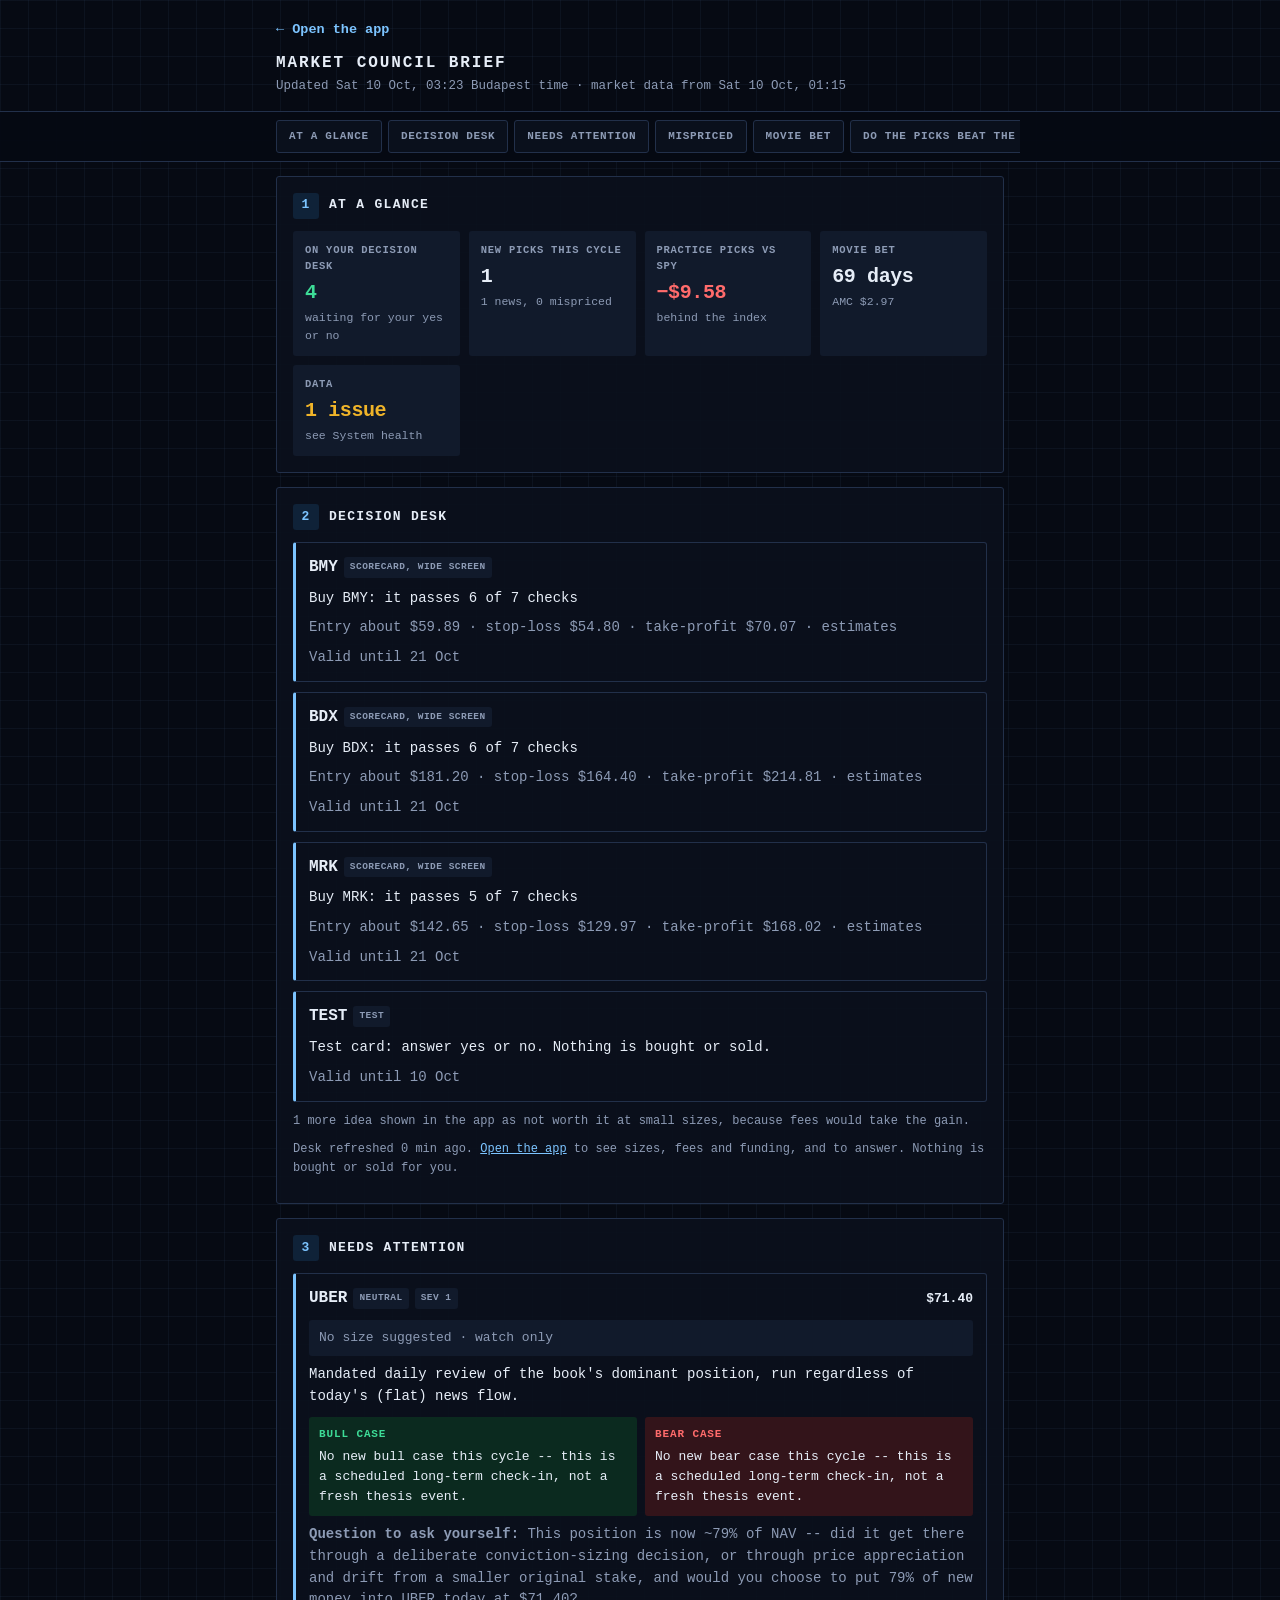
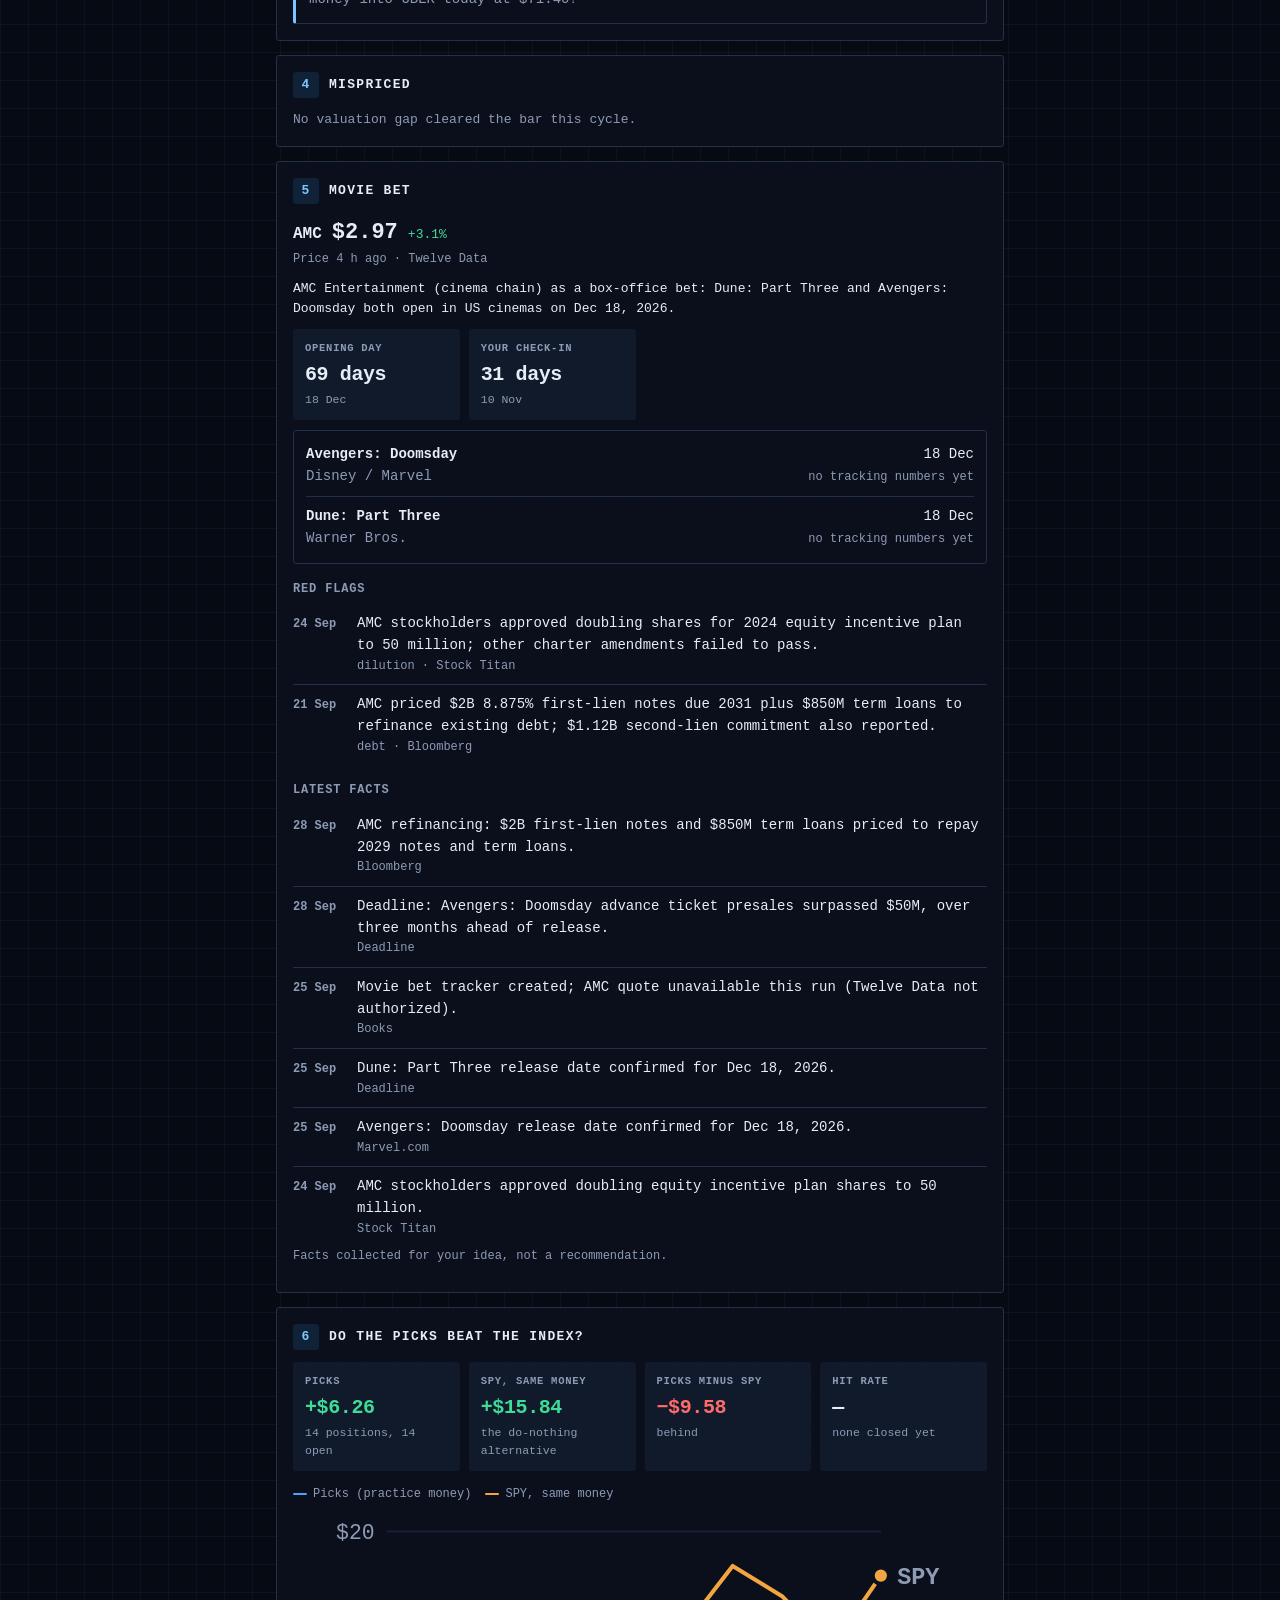
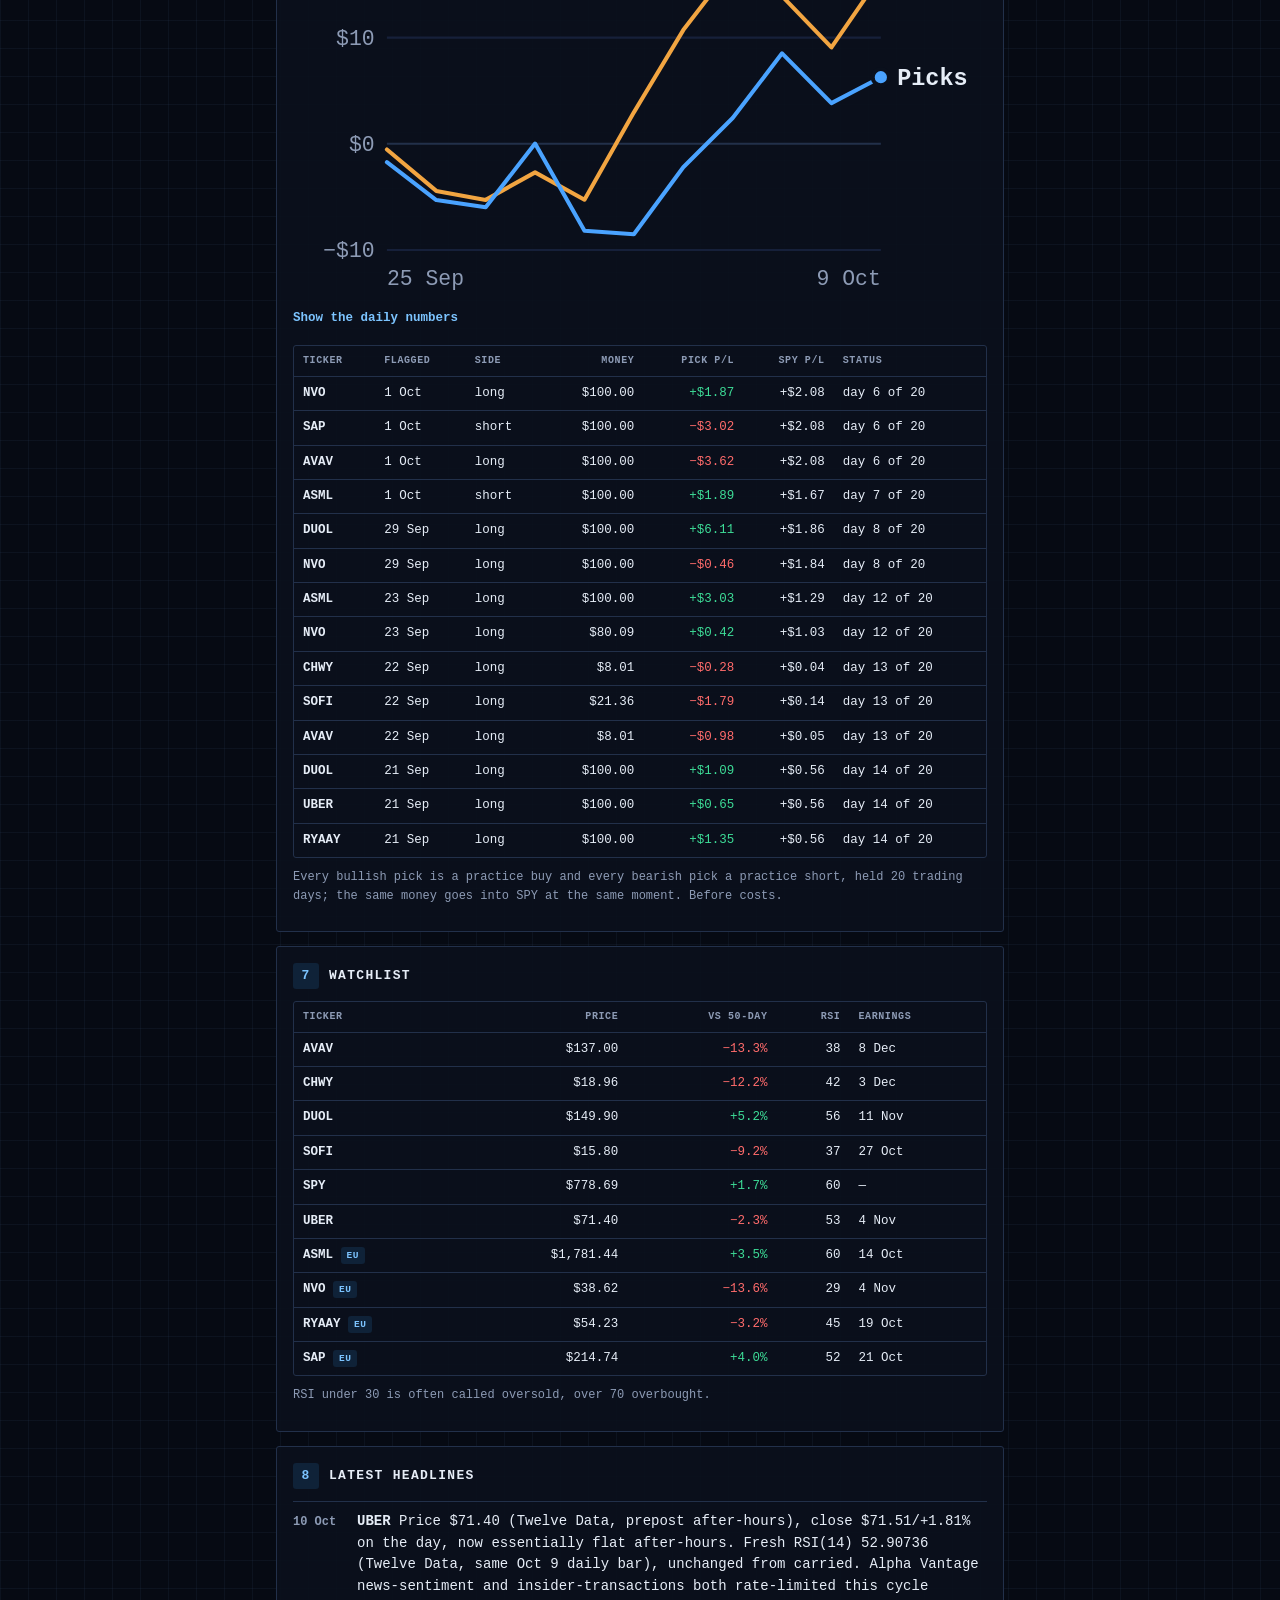
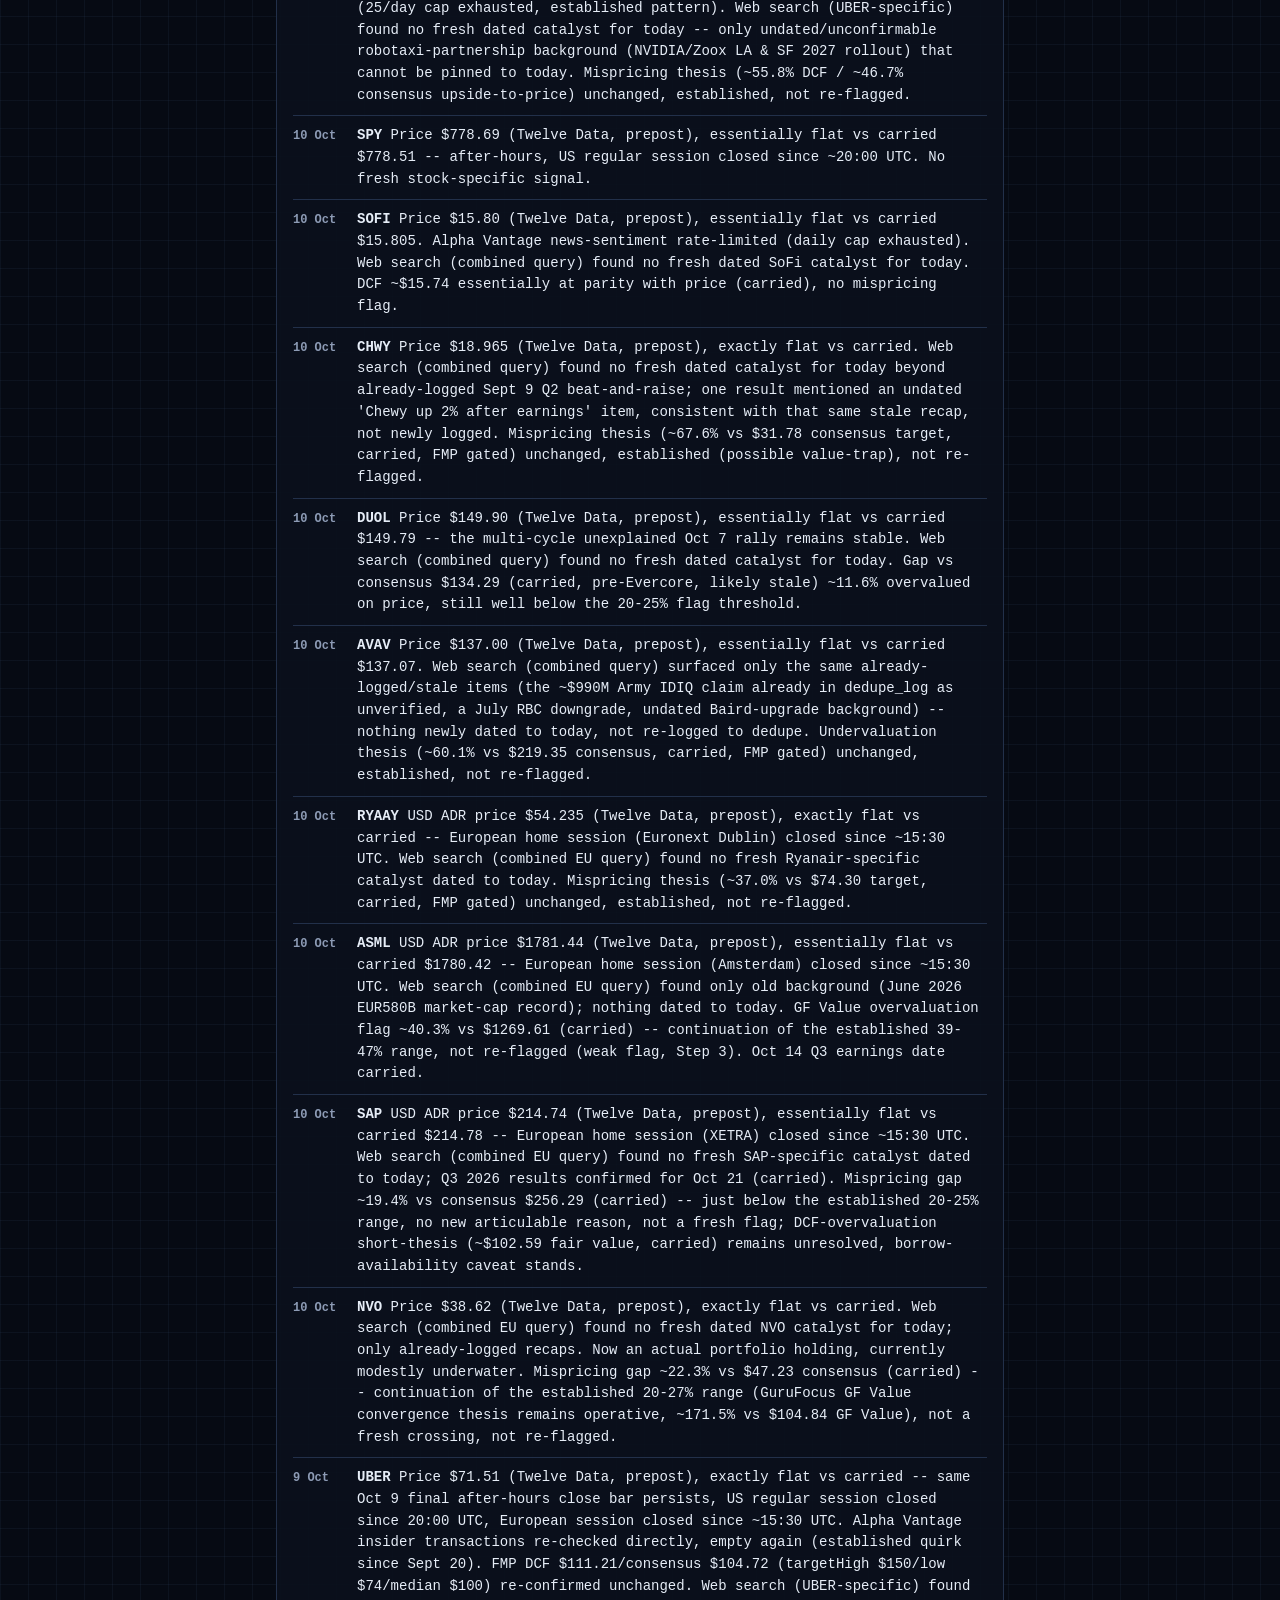
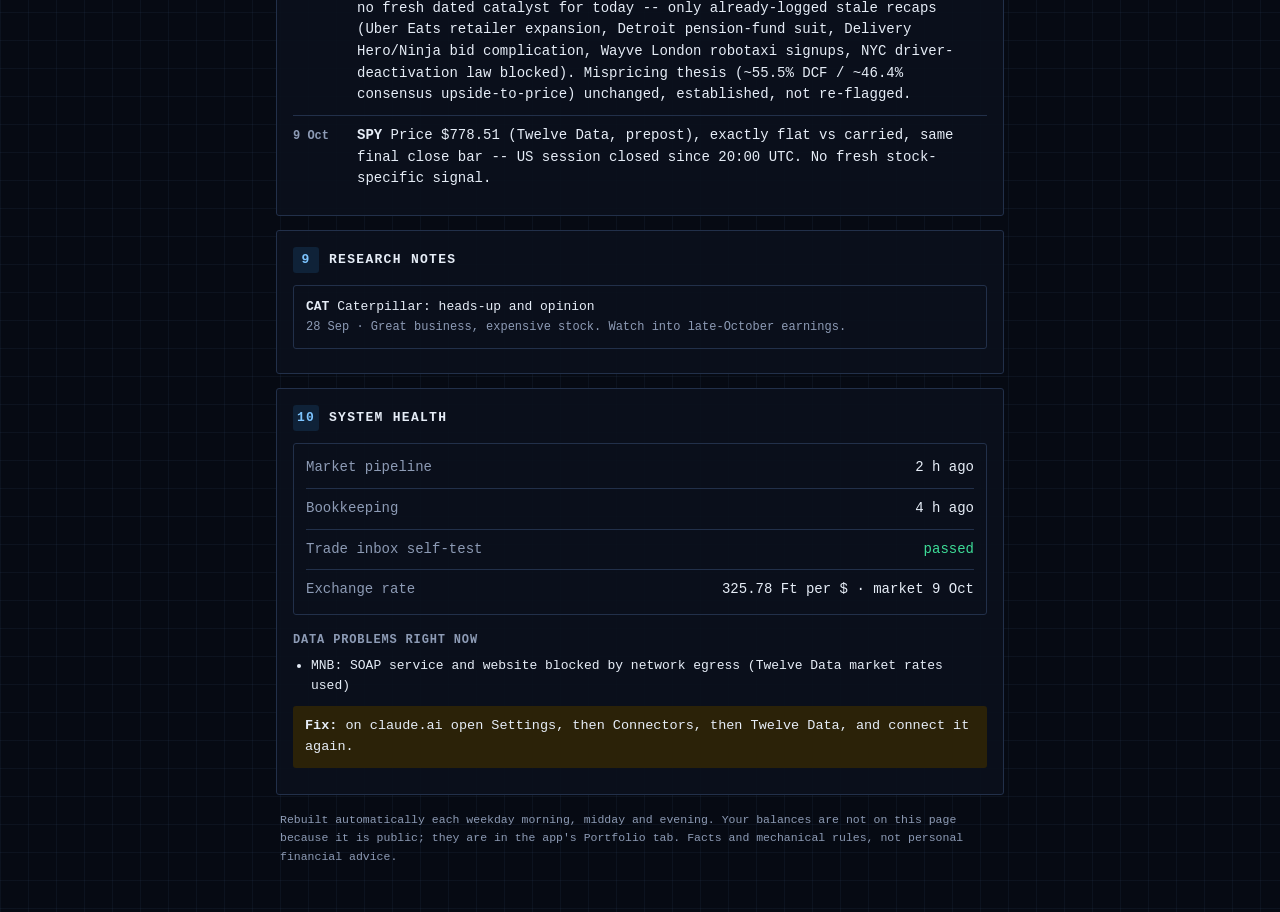
<file: brief/index.html>
<!doctype html>
<html lang="en">
<head>
<meta charset="utf-8">
<meta name="viewport" content="width=device-width,initial-scale=1,viewport-fit=cover">
<meta name="robots" content="noindex,nofollow">
<meta http-equiv="Content-Security-Policy" content="default-src 'none'; style-src 'unsafe-inline'; img-src 'self' data:; base-uri 'none'; form-action 'none'">
<meta name="theme-color" content="#060a13">
<link rel="icon" href="../icon-192.png" type="image/png">
<link rel="apple-touch-icon" href="../apple-touch-icon.png">
<title>Market Council brief</title>
<style>
:root{--bg:#0d0f15;--sf:#161a23;--sf2:#1d222c;--bd:#2a3140;--tx:#e9ebf0;--dim:#8f96a6;--ac:#6ea8fe;--acs:#18243b;
--up:#3fb98c;--ups:#12281f;--dn:#e0715f;--dns:#2a1714;--wn:#d9a441;--wns:#2b2210;--grid:#232a37;--s1:#3987e5;--s2:#d95926;color-scheme:dark}
@media (prefers-color-scheme: light){
:root{--bg:#f5f6f8;--sf:#ffffff;--sf2:#edeff3;--bd:#d8dbe2;--tx:#15181e;--dim:#5d6373;--ac:#2557c7;--acs:#e4ecfc;
--up:#17794f;--ups:#dcefe5;--dn:#b0402d;--dns:#f8e5e1;--wn:#8a6314;--wns:#f6ecd6;--grid:#e6e8ee;--s1:#2a78d6;--s2:#eb6834;color-scheme:light}
}
*{box-sizing:border-box}
html{-webkit-text-size-adjust:100%}
body{margin:0;background:var(--bg);color:var(--tx);font:15px/1.5 -apple-system,BlinkMacSystemFont,"Segoe UI",system-ui,sans-serif}
a{color:var(--ac)}
.mono{font-family:ui-monospace,"SF Mono",Menlo,Consolas,monospace;font-variant-numeric:tabular-nums}
.up{color:var(--up)}.dn{color:var(--dn)}.wn{color:var(--wn)}
header{max-width:760px;margin:0 auto;padding:calc(10px + env(safe-area-inset-top)) 16px 14px}
.back{display:inline-flex;align-items:center;min-height:40px;font-size:13.5px;font-weight:700;text-decoration:none}
h1{font-size:25px;line-height:1.2;margin:4px 0 4px;letter-spacing:-.02em}
.sub{font-size:12.5px;color:var(--dim)}
nav{position:sticky;top:0;z-index:5;background:var(--bg);border-top:1px solid var(--bd);border-bottom:1px solid var(--bd)}
nav div{max-width:760px;margin:0 auto;display:flex;gap:6px;overflow-x:auto;padding:8px 16px;scrollbar-width:none}
nav div::-webkit-scrollbar{display:none}
nav a{flex:none;font-size:12.5px;font-weight:700;padding:7px 12px;border-radius:99px;background:var(--sf2);color:var(--dim);text-decoration:none;white-space:nowrap}
main{max-width:760px;margin:0 auto;padding:14px 16px calc(36px + env(safe-area-inset-bottom))}
section{background:var(--sf);border:1px solid var(--bd);border-radius:14px;padding:16px;margin-bottom:14px;scroll-margin-top:62px}
h2{display:flex;align-items:center;gap:10px;font-size:17px;line-height:1.25;margin:0 0 12px;letter-spacing:-.01em}
h3{font-size:12px;letter-spacing:.07em;text-transform:uppercase;color:var(--dim);margin:16px 0 6px}
h4{margin:0 0 4px;font-size:11px;letter-spacing:.08em;text-transform:uppercase}
.n{flex:none;width:26px;height:26px;border-radius:8px;background:var(--acs);color:var(--ac);font-size:13px;font-weight:800;
display:inline-flex;align-items:center;justify-content:center}
p{margin:0 0 10px}
.note{font-size:12px;color:var(--dim)}
.empty{color:var(--dim);margin:0}
.tiles{display:grid;grid-template-columns:1fr 1fr;gap:9px}
@media (min-width:640px){.tiles{grid-template-columns:repeat(4,1fr)}}
.tile{background:var(--sf2);border-radius:11px;padding:11px 12px}
.tl{font-size:10.5px;font-weight:800;letter-spacing:.07em;text-transform:uppercase;color:var(--dim)}
.tv{font-size:20px;font-weight:800;margin-top:3px;letter-spacing:-.02em}
.ts{font-size:11.5px;color:var(--dim);margin-top:1px}
.pick{border:1px solid var(--bd);border-left:3px solid var(--ac);border-radius:12px;padding:12px 13px;margin-bottom:10px}
.pick:last-child{margin-bottom:0}
.pick p{font-size:14px;margin:8px 0 0}
.pt{display:flex;align-items:center;gap:6px;flex-wrap:wrap}
.tk{font-weight:800;font-size:16px}
.px{margin-left:auto;font-weight:700}
.tag{font-size:9.5px;font-weight:800;letter-spacing:.05em;text-transform:uppercase;padding:3px 6px;border-radius:5px;background:var(--sf2);color:var(--dim)}
.tag.bull{background:var(--ups);color:var(--up)}
.tag.bear{background:var(--dns);color:var(--dn)}
.tag.eu{background:var(--acs);color:var(--ac)}
.size{margin-top:9px;padding:8px 10px;border-radius:8px;background:var(--ups);font-size:13px}
.size b{font-size:18px;color:var(--up)}
.size.none{background:var(--sf2);color:var(--dim)}
.cases{display:grid;grid-template-columns:1fr;gap:8px;margin-top:9px}
@media (min-width:560px){.cases{grid-template-columns:1fr 1fr}}
.case{border-radius:9px;padding:9px 10px}
.case p{font-size:13px;margin:0}
.case.bull{background:var(--ups)}.case.bull h4{color:var(--up)}
.case.bear{background:var(--dns)}.case.bear h4{color:var(--dn)}
.q{font-size:13px;color:var(--dim)}
.prh{display:flex;align-items:baseline;gap:10px}
.big2{font-size:22px;font-weight:800}
.box{border:1px solid var(--bd);border-radius:11px;padding:4px 12px;margin-top:10px}
.kv{display:flex;justify-content:space-between;gap:12px;padding:9px 0;border-top:1px solid var(--bd);font-size:14px}
.kv:first-child{border-top:0}
.kv>span:first-child{color:var(--dim)}
.kv b{color:var(--tx)}
.r{text-align:right}
.ev{display:flex;gap:12px;padding:9px 0;border-top:1px solid var(--bd);font-size:14px}
.ev:first-child,h3+.ev{border-top:0}
.ev .d{flex:none;width:52px;font-size:12px;font-weight:800;color:var(--dim);padding-top:2px}
.legend{display:flex;gap:14px;flex-wrap:wrap;font-size:12px;color:var(--dim);margin:14px 0 4px}
.legend span{display:inline-flex;align-items:center;gap:6px}
.legend i{display:inline-block;width:14px;height:2px;border-radius:1px}
.chart svg{display:block;width:100%;height:auto}
.gl{stroke:var(--grid);stroke-width:1}.gl.z{stroke:var(--bd)}
.ax{fill:var(--dim);font-size:10.5px}
.lbl{fill:var(--tx);font-size:11.5px;font-weight:700}.lbl.dim{fill:var(--dim)}
details{margin:6px 0 10px}
summary{cursor:pointer;font-size:12.5px;font-weight:700;color:var(--ac);min-height:34px;display:flex;align-items:center}
.tw{overflow-x:auto;border:1px solid var(--bd);border-radius:10px;margin:10px 0}
table{width:100%;border-collapse:collapse;font-size:12.5px;font-variant-numeric:tabular-nums}
th{text-align:left;font-size:10px;letter-spacing:.06em;text-transform:uppercase;color:var(--dim);padding:7px 9px;border-bottom:1px solid var(--bd);white-space:nowrap}
td{padding:7px 9px;border-bottom:1px solid var(--bd);white-space:nowrap}
tr:last-child td{border-bottom:0}
ul{margin:0;padding-left:18px}
li{margin-bottom:6px}
.fix{margin-top:10px;padding:10px 12px;border-radius:10px;background:var(--wns);font-size:13.5px}
.note-link{display:block;padding:11px 12px;border:1px solid var(--bd);border-radius:11px;margin-bottom:8px;text-decoration:none;color:var(--tx)}
footer{font-size:11.5px;color:var(--dim);line-height:1.6;padding:2px 4px 0}
:root{--bg:#060a13;--sf:#0a101c;--sf2:#111a2b;--bd:#22304a;--tx:#e6edf7;--dim:#8d9bb5;--ac:#7cc4ff;--acs:#0f2238;--up:#3ddc97;--ups:#0b2a1f;--dn:#ff6b6b;--dns:#33141a;--wn:#f0b429;--wns:#2b2208;--grid:#16203a;--s1:#4aa3ff;--s2:#f2a541;color-scheme:dark}
body{font:13px/1.55 ui-monospace,"SF Mono","Cascadia Mono","Roboto Mono",Menlo,Consolas,monospace;font-variant-numeric:tabular-nums;background-image:linear-gradient(rgba(124,196,255,.05) 1px,transparent 1px),linear-gradient(90deg,rgba(124,196,255,.05) 1px,transparent 1px);background-size:28px 28px}
section,.tile,.pick,.tag,.size,.case,.box,.tw,.fix,.note-link,nav a,.n{border-radius:3px}
section{background:rgba(10,16,28,.9)}
h1{text-transform:uppercase;letter-spacing:.12em;font-size:16px}
h2{font-size:13px;text-transform:uppercase;letter-spacing:.1em}
nav{background:rgba(6,10,19,.96)}
nav a{text-transform:uppercase;letter-spacing:.06em;font-size:11px;border:1px solid var(--bd);background:var(--sf)}
.size{background:var(--sf2)}
</style>
</head>
<body>
<header>
<a class="back" href="../#today">&larr; Open the app</a>
<h1>Market Council brief</h1>
<div class="sub">Updated Sat 10 Oct, 03:23 Budapest time &middot; market data from Sat 10 Oct, 01:15</div>
</header>
<nav aria-label="Sections"><div><a href="#glance">At a glance</a><a href="#desk">Decision desk</a><a href="#attention">Needs attention</a><a href="#mispriced">Mispriced</a><a href="#idea">Movie bet</a><a href="#practice">Do the picks beat the index?</a><a href="#watch">Watchlist</a><a href="#news">Latest headlines</a><a href="#research">Research notes</a><a href="#health">System health</a></div></nav>
<main>
<section id="glance" class=""><h2><span class="n">1</span>At a glance</h2><div class="tiles"><div class="tile"><div class="tl">On your decision desk</div><div class="tv mono up">4</div><div class="ts">waiting for your yes or no</div></div><div class="tile"><div class="tl">New picks this cycle</div><div class="tv mono ">1</div><div class="ts">1 news, 0 mispriced</div></div><div class="tile"><div class="tl">Practice picks vs SPY</div><div class="tv mono dn">&minus;$9.58</div><div class="ts">behind the index</div></div><div class="tile"><div class="tl">Movie bet</div><div class="tv mono ">69 days</div><div class="ts">AMC $2.97</div></div><div class="tile"><div class="tl">Data</div><div class="tv mono wn">1 issue</div><div class="ts">see System health</div></div></div></section><section id="desk" class=""><h2><span class="n">2</span>Decision desk</h2><div class="pick"><div class="pt"><span class="tk">BMY</span><span class="tag ">Scorecard, wide screen</span></div><p>Buy BMY: it passes 6 of 7 checks</p><p class="note">Entry about $59.89 &middot; stop-loss $54.80 &middot; take-profit $70.07 &middot; estimates</p><p class="note">Valid until 21 Oct</p></div><div class="pick"><div class="pt"><span class="tk">BDX</span><span class="tag ">Scorecard, wide screen</span></div><p>Buy BDX: it passes 6 of 7 checks</p><p class="note">Entry about $181.20 &middot; stop-loss $164.40 &middot; take-profit $214.81 &middot; estimates</p><p class="note">Valid until 21 Oct</p></div><div class="pick"><div class="pt"><span class="tk">MRK</span><span class="tag ">Scorecard, wide screen</span></div><p>Buy MRK: it passes 5 of 7 checks</p><p class="note">Entry about $142.65 &middot; stop-loss $129.97 &middot; take-profit $168.02 &middot; estimates</p><p class="note">Valid until 21 Oct</p></div><div class="pick"><div class="pt"><span class="tk">TEST</span><span class="tag ">Test</span></div><p>Test card: answer yes or no. Nothing is bought or sold.</p><p class="note">Valid until 10 Oct</p></div><p class="note">1 more idea shown in the app as not worth it at small sizes, because fees would take the gain.</p><p class="note">Desk refreshed 0 min ago. <a href="../">Open the app</a> to see sizes, fees and funding, and to answer. Nothing is bought or sold for you.</p></section><section id="attention" class=""><h2><span class="n">3</span>Needs attention</h2><div class="pick"><div class="pt"><span class="tk">UBER</span><span class="tag ">neutral</span><span class="tag ">sev 1</span><span class="px mono">$71.40</span></div><div class="size none">No size suggested &middot; watch only</div><p>Mandated daily review of the book&#x27;s dominant position, run regardless of today&#x27;s (flat) news flow.</p><div class="cases"><div class="case bull"><h4>Bull case</h4><p>No new bull case this cycle -- this is a scheduled long-term check-in, not a fresh thesis event.</p></div><div class="case bear"><h4>Bear case</h4><p>No new bear case this cycle -- this is a scheduled long-term check-in, not a fresh thesis event.</p></div></div><p class="q"><b>Question to ask yourself:</b> This position is now ~79% of NAV -- did it get there through a deliberate conviction-sizing decision, or through price appreciation and drift from a smaller original stake, and would you choose to put 79% of new money into UBER today at $71.40?</p></div></section><section id="mispriced" class=""><h2><span class="n">4</span>Mispriced</h2><p class="empty">No valuation gap cleared the bar this cycle.</p></section><section id="idea" class=""><h2><span class="n">5</span>Movie bet</h2><div class="prh"><span class="tk">AMC</span><span class="mono big2">$2.97</span> <span class="mono up">+3.1%</span></div><p class="note">Price 4 h ago &middot; Twelve Data</p><p>AMC Entertainment (cinema chain) as a box-office bet: Dune: Part Three and Avengers: Doomsday both open in US cinemas on Dec 18, 2026.</p><div class="tiles"><div class="tile"><div class="tl">Opening day</div><div class="tv mono ">69 days</div><div class="ts">18 Dec</div></div><div class="tile"><div class="tl">Your check-in</div><div class="tv mono ">31 days</div><div class="ts">10 Nov</div></div></div><div class="box"><div class="kv"><span><b>Avengers: Doomsday</b><br>Disney / Marvel</span><span class="r">18 Dec<br><span class="note">no tracking numbers yet</span></span></div><div class="kv"><span><b>Dune: Part Three</b><br>Warner Bros.</span><span class="r">18 Dec<br><span class="note">no tracking numbers yet</span></span></div></div><h3>Red flags</h3><div class="ev"><div class="d">24 Sep</div><div>AMC stockholders approved doubling shares for 2024 equity incentive plan to 50 million; other charter amendments failed to pass.<div class="note">dilution &middot; Stock Titan</div></div></div><div class="ev"><div class="d">21 Sep</div><div>AMC priced $2B 8.875% first-lien notes due 2031 plus $850M term loans to refinance existing debt; $1.12B second-lien commitment also reported.<div class="note">debt &middot; Bloomberg</div></div></div><h3>Latest facts</h3><div class="ev"><div class="d">28 Sep</div><div>AMC refinancing: $2B first-lien notes and $850M term loans priced to repay 2029 notes and term loans.<div class="note">Bloomberg</div></div></div><div class="ev"><div class="d">28 Sep</div><div>Deadline: Avengers: Doomsday advance ticket presales surpassed $50M, over three months ahead of release.<div class="note">Deadline</div></div></div><div class="ev"><div class="d">25 Sep</div><div>Movie bet tracker created; AMC quote unavailable this run (Twelve Data not authorized).<div class="note">Books</div></div></div><div class="ev"><div class="d">25 Sep</div><div>Dune: Part Three release date confirmed for Dec 18, 2026.<div class="note">Deadline</div></div></div><div class="ev"><div class="d">25 Sep</div><div>Avengers: Doomsday release date confirmed for Dec 18, 2026.<div class="note">Marvel.com</div></div></div><div class="ev"><div class="d">24 Sep</div><div>AMC stockholders approved doubling equity incentive plan shares to 50 million.<div class="note">Stock Titan</div></div></div><p class="note">Facts collected for your idea, not a recommendation.</p></section><section id="practice" class=""><h2><span class="n">6</span>Do the picks beat the index?</h2><div class="tiles"><div class="tile"><div class="tl">Picks</div><div class="tv mono up">+$6.26</div><div class="ts">14 positions, 14 open</div></div><div class="tile"><div class="tl">SPY, same money</div><div class="tv mono up">+$15.84</div><div class="ts">the do-nothing alternative</div></div><div class="tile"><div class="tl">Picks minus SPY</div><div class="tv mono dn">&minus;$9.58</div><div class="ts">behind</div></div><div class="tile"><div class="tl">Hit rate</div><div class="tv mono ">&mdash;</div><div class="ts">none closed yet</div></div></div><div class="legend"><span><i style="background:var(--s1)"></i>Picks (practice money)</span><span><i style="background:var(--s2)"></i>SPY, same money</span></div><div class="chart"><svg viewBox="0 0 340 190" role="img" aria-label="Practice picks versus SPY, cumulative dollars"><line class="gl" x1="46" x2="288" y1="168.0" y2="168.0"/><text class="ax" x="40" y="168.0" dy="3.5" text-anchor="end">&minus;$10</text><line class="gl z" x1="46" x2="288" y1="116.0" y2="116.0"/><text class="ax" x="40" y="116.0" dy="3.5" text-anchor="end">$0</text><line class="gl" x1="46" x2="288" y1="64.0" y2="64.0"/><text class="ax" x="40" y="64.0" dy="3.5" text-anchor="end">$10</text><line class="gl" x1="46" x2="288" y1="12.0" y2="12.0"/><text class="ax" x="40" y="12.0" dy="3.5" text-anchor="end">$20</text><text class="ax" x="46" y="185">25 Sep</text><text class="ax" x="288" y="185" text-anchor="end">9 Oct</text><path d="M46.0 118.8 L70.2 139.1 L94.4 143.5 L118.6 130.0 L142.8 143.4 L167.0 100.6 L191.2 60.3 L215.4 28.9 L239.6 43.7 L263.8 68.8 L288.0 33.6" fill="none" style="stroke:var(--s2)" stroke-width="2" stroke-linejoin="round" stroke-linecap="round"/><path d="M46.0 125.0 L70.2 143.6 L94.4 147.1 L118.6 115.9 L142.8 158.6 L167.0 160.3 L191.2 127.5 L215.4 103.4 L239.6 71.7 L263.8 96.1 L288.0 83.4" fill="none" style="stroke:var(--s1)" stroke-width="2" stroke-linejoin="round" stroke-linecap="round"/><circle cx="288.0" cy="33.6" r="4" style="fill:var(--s2);stroke:var(--sf)" stroke-width="2"/><circle cx="288.0" cy="83.4" r="4" style="fill:var(--s1);stroke:var(--sf)" stroke-width="2"/><text class="lbl" x="296.0" y="83.4" dy="4">Picks</text><text class="lbl dim" x="296.0" y="33.6" dy="4">SPY</text></svg></div><details><summary>Show the daily numbers</summary><div class="tw"><table><thead><tr><th>Day</th><th class="r">Picks</th><th class="r">SPY</th></tr></thead><tbody><tr><td>9 Oct</td><td class="r">+$6.26</td><td class="r">+$15.84</td></tr><tr><td>8 Oct</td><td class="r">+$3.82</td><td class="r">+$9.07</td></tr><tr><td>7 Oct</td><td class="r">+$8.52</td><td class="r">+$13.90</td></tr><tr><td>6 Oct</td><td class="r">+$2.42</td><td class="r">+$16.75</td></tr><tr><td>5 Oct</td><td class="r">&minus;$2.21</td><td class="r">+$10.72</td></tr><tr><td>2 Oct</td><td class="r">&minus;$8.52</td><td class="r">+$2.97</td></tr><tr><td>1 Oct</td><td class="r">&minus;$8.20</td><td class="r">&minus;$5.26</td></tr><tr><td>30 Sep</td><td class="r">+$0.02</td><td class="r">&minus;$2.70</td></tr><tr><td>29 Sep</td><td class="r">&minus;$5.99</td><td class="r">&minus;$5.29</td></tr><tr><td>28 Sep</td><td class="r">&minus;$5.30</td><td class="r">&minus;$4.44</td></tr><tr><td>25 Sep</td><td class="r">&minus;$1.74</td><td class="r">&minus;$0.54</td></tr></tbody></table></div></details><div class="tw"><table><thead><tr><th>Ticker</th><th>Flagged</th><th>Side</th><th class="r">Money</th><th class="r">Pick P/L</th><th class="r">SPY P/L</th><th>Status</th></tr></thead><tbody><tr><td><b>NVO</b></td><td>1 Oct</td><td>long</td><td class="r">$100.00</td><td class="r up">+$1.87</td><td class="r">+$2.08</td><td>day 6 of 20</td></tr><tr><td><b>SAP</b></td><td>1 Oct</td><td>short</td><td class="r">$100.00</td><td class="r dn">&minus;$3.02</td><td class="r">+$2.08</td><td>day 6 of 20</td></tr><tr><td><b>AVAV</b></td><td>1 Oct</td><td>long</td><td class="r">$100.00</td><td class="r dn">&minus;$3.62</td><td class="r">+$2.08</td><td>day 6 of 20</td></tr><tr><td><b>ASML</b></td><td>1 Oct</td><td>short</td><td class="r">$100.00</td><td class="r up">+$1.89</td><td class="r">+$1.67</td><td>day 7 of 20</td></tr><tr><td><b>DUOL</b></td><td>29 Sep</td><td>long</td><td class="r">$100.00</td><td class="r up">+$6.11</td><td class="r">+$1.86</td><td>day 8 of 20</td></tr><tr><td><b>NVO</b></td><td>29 Sep</td><td>long</td><td class="r">$100.00</td><td class="r dn">&minus;$0.46</td><td class="r">+$1.84</td><td>day 8 of 20</td></tr><tr><td><b>ASML</b></td><td>23 Sep</td><td>long</td><td class="r">$100.00</td><td class="r up">+$3.03</td><td class="r">+$1.29</td><td>day 12 of 20</td></tr><tr><td><b>NVO</b></td><td>23 Sep</td><td>long</td><td class="r">$80.09</td><td class="r up">+$0.42</td><td class="r">+$1.03</td><td>day 12 of 20</td></tr><tr><td><b>CHWY</b></td><td>22 Sep</td><td>long</td><td class="r">$8.01</td><td class="r dn">&minus;$0.28</td><td class="r">+$0.04</td><td>day 13 of 20</td></tr><tr><td><b>SOFI</b></td><td>22 Sep</td><td>long</td><td class="r">$21.36</td><td class="r dn">&minus;$1.79</td><td class="r">+$0.14</td><td>day 13 of 20</td></tr><tr><td><b>AVAV</b></td><td>22 Sep</td><td>long</td><td class="r">$8.01</td><td class="r dn">&minus;$0.98</td><td class="r">+$0.05</td><td>day 13 of 20</td></tr><tr><td><b>DUOL</b></td><td>21 Sep</td><td>long</td><td class="r">$100.00</td><td class="r up">+$1.09</td><td class="r">+$0.56</td><td>day 14 of 20</td></tr><tr><td><b>UBER</b></td><td>21 Sep</td><td>long</td><td class="r">$100.00</td><td class="r up">+$0.65</td><td class="r">+$0.56</td><td>day 14 of 20</td></tr><tr><td><b>RYAAY</b></td><td>21 Sep</td><td>long</td><td class="r">$100.00</td><td class="r up">+$1.35</td><td class="r">+$0.56</td><td>day 14 of 20</td></tr></tbody></table></div><p class="note">Every bullish pick is a practice buy and every bearish pick a practice short, held 20 trading days; the same money goes into SPY at the same moment. Before costs.</p></section><section id="watch" class=""><h2><span class="n">7</span>Watchlist</h2><div class="tw"><table><thead><tr><th>Ticker</th><th class="r">Price</th><th class="r">vs 50-day</th><th class="r">RSI</th><th>Earnings</th></tr></thead><tbody><tr><td><b>AVAV</b></td><td class="r mono">$137.00</td><td class="r dn">&minus;13.3%</td><td class="r">38</td><td>8 Dec</td></tr><tr><td><b>CHWY</b></td><td class="r mono">$18.96</td><td class="r dn">&minus;12.2%</td><td class="r">42</td><td>3 Dec</td></tr><tr><td><b>DUOL</b></td><td class="r mono">$149.90</td><td class="r up">+5.2%</td><td class="r">56</td><td>11 Nov</td></tr><tr><td><b>SOFI</b></td><td class="r mono">$15.80</td><td class="r dn">&minus;9.2%</td><td class="r">37</td><td>27 Oct</td></tr><tr><td><b>SPY</b></td><td class="r mono">$778.69</td><td class="r up">+1.7%</td><td class="r">60</td><td>&mdash;</td></tr><tr><td><b>UBER</b></td><td class="r mono">$71.40</td><td class="r dn">&minus;2.3%</td><td class="r">53</td><td>4 Nov</td></tr><tr><td><b>ASML</b> <span class="tag eu">EU</span></td><td class="r mono">$1,781.44</td><td class="r up">+3.5%</td><td class="r">60</td><td>14 Oct</td></tr><tr><td><b>NVO</b> <span class="tag eu">EU</span></td><td class="r mono">$38.62</td><td class="r dn">&minus;13.6%</td><td class="r">29</td><td>4 Nov</td></tr><tr><td><b>RYAAY</b> <span class="tag eu">EU</span></td><td class="r mono">$54.23</td><td class="r dn">&minus;3.2%</td><td class="r">45</td><td>19 Oct</td></tr><tr><td><b>SAP</b> <span class="tag eu">EU</span></td><td class="r mono">$214.74</td><td class="r up">+4.0%</td><td class="r">52</td><td>21 Oct</td></tr></tbody></table></div><p class="note">RSI under 30 is often called oversold, over 70 overbought.</p></section><section id="news" class=""><h2><span class="n">8</span>Latest headlines</h2><div class="ev"><div class="d">10 Oct</div><div><b>UBER</b> Price $71.40 (Twelve Data, prepost after-hours), close $71.51/+1.81% on the day, now essentially flat after-hours. Fresh RSI(14) 52.90736 (Twelve Data, same Oct 9 daily bar), unchanged from carried. Alpha Vantage news-sentiment and insider-transactions both rate-limited this cycle (25/day cap exhausted, established pattern). Web search (UBER-specific) found no fresh dated catalyst for today -- only undated/unconfirmable robotaxi-partnership background (NVIDIA/Zoox LA &amp; SF 2027 rollout) that cannot be pinned to today. Mispricing thesis (~55.8% DCF / ~46.7% consensus upside-to-price) unchanged, established, not re-flagged.</div></div><div class="ev"><div class="d">10 Oct</div><div><b>SPY</b> Price $778.69 (Twelve Data, prepost), essentially flat vs carried $778.51 -- after-hours, US regular session closed since ~20:00 UTC. No fresh stock-specific signal.</div></div><div class="ev"><div class="d">10 Oct</div><div><b>SOFI</b> Price $15.80 (Twelve Data, prepost), essentially flat vs carried $15.805. Alpha Vantage news-sentiment rate-limited (daily cap exhausted). Web search (combined query) found no fresh dated SoFi catalyst for today. DCF ~$15.74 essentially at parity with price (carried), no mispricing flag.</div></div><div class="ev"><div class="d">10 Oct</div><div><b>CHWY</b> Price $18.965 (Twelve Data, prepost), exactly flat vs carried. Web search (combined query) found no fresh dated catalyst for today beyond already-logged Sept 9 Q2 beat-and-raise; one result mentioned an undated &#x27;Chewy up 2% after earnings&#x27; item, consistent with that same stale recap, not newly logged. Mispricing thesis (~67.6% vs $31.78 consensus target, carried, FMP gated) unchanged, established (possible value-trap), not re-flagged.</div></div><div class="ev"><div class="d">10 Oct</div><div><b>DUOL</b> Price $149.90 (Twelve Data, prepost), essentially flat vs carried $149.79 -- the multi-cycle unexplained Oct 7 rally remains stable. Web search (combined query) found no fresh dated catalyst for today. Gap vs consensus $134.29 (carried, pre-Evercore, likely stale) ~11.6% overvalued on price, still well below the 20-25% flag threshold.</div></div><div class="ev"><div class="d">10 Oct</div><div><b>AVAV</b> Price $137.00 (Twelve Data, prepost), essentially flat vs carried $137.07. Web search (combined query) surfaced only the same already-logged/stale items (the ~$990M Army IDIQ claim already in dedupe_log as unverified, a July RBC downgrade, undated Baird-upgrade background) -- nothing newly dated to today, not re-logged to dedupe. Undervaluation thesis (~60.1% vs $219.35 consensus, carried, FMP gated) unchanged, established, not re-flagged.</div></div><div class="ev"><div class="d">10 Oct</div><div><b>RYAAY</b> USD ADR price $54.235 (Twelve Data, prepost), exactly flat vs carried -- European home session (Euronext Dublin) closed since ~15:30 UTC. Web search (combined EU query) found no fresh Ryanair-specific catalyst dated to today. Mispricing thesis (~37.0% vs $74.30 target, carried, FMP gated) unchanged, established, not re-flagged.</div></div><div class="ev"><div class="d">10 Oct</div><div><b>ASML</b> USD ADR price $1781.44 (Twelve Data, prepost), essentially flat vs carried $1780.42 -- European home session (Amsterdam) closed since ~15:30 UTC. Web search (combined EU query) found only old background (June 2026 EUR580B market-cap record); nothing dated to today. GF Value overvaluation flag ~40.3% vs $1269.61 (carried) -- continuation of the established 39-47% range, not re-flagged (weak flag, Step 3). Oct 14 Q3 earnings date carried.</div></div><div class="ev"><div class="d">10 Oct</div><div><b>SAP</b> USD ADR price $214.74 (Twelve Data, prepost), essentially flat vs carried $214.78 -- European home session (XETRA) closed since ~15:30 UTC. Web search (combined EU query) found no fresh SAP-specific catalyst dated to today; Q3 2026 results confirmed for Oct 21 (carried). Mispricing gap ~19.4% vs consensus $256.29 (carried) -- just below the established 20-25% range, no new articulable reason, not a fresh flag; DCF-overvaluation short-thesis (~$102.59 fair value, carried) remains unresolved, borrow-availability caveat stands.</div></div><div class="ev"><div class="d">10 Oct</div><div><b>NVO</b> Price $38.62 (Twelve Data, prepost), exactly flat vs carried. Web search (combined EU query) found no fresh dated NVO catalyst for today; only already-logged recaps. Now an actual portfolio holding, currently modestly underwater. Mispricing gap ~22.3% vs $47.23 consensus (carried) -- continuation of the established 20-27% range (GuruFocus GF Value convergence thesis remains operative, ~171.5% vs $104.84 GF Value), not a fresh crossing, not re-flagged.</div></div><div class="ev"><div class="d">9 Oct</div><div><b>UBER</b> Price $71.51 (Twelve Data, prepost), exactly flat vs carried -- same Oct 9 final after-hours close bar persists, US regular session closed since 20:00 UTC, European session closed since ~15:30 UTC. Alpha Vantage insider transactions re-checked directly, empty again (established quirk since Sept 20). FMP DCF $111.21/consensus $104.72 (targetHigh $150/low $74/median $100) re-confirmed unchanged. Web search (UBER-specific) found no fresh dated catalyst for today -- only already-logged stale recaps (Uber Eats retailer expansion, Detroit pension-fund suit, Delivery Hero/Ninja bid complication, Wayve London robotaxi signups, NYC driver-deactivation law blocked). Mispricing thesis (~55.5% DCF / ~46.4% consensus upside-to-price) unchanged, established, not re-flagged.</div></div><div class="ev"><div class="d">9 Oct</div><div><b>SPY</b> Price $778.51 (Twelve Data, prepost), exactly flat vs carried, same final close bar -- US session closed since 20:00 UTC. No fresh stock-specific signal.</div></div></section><section id="research" class=""><h2><span class="n">9</span>Research notes</h2><a class="note-link" href="../research/cat-2026-09-28.html"><b>CAT</b> Caterpillar: heads-up and opinion<br><span class="note">28 Sep &middot; Great business, expensive stock. Watch into late-October earnings.</span></a></section><section id="health" class=""><h2><span class="n">10</span>System health</h2><div class="box"><div class="kv"><span>Market pipeline</span><span>2 h ago</span></div><div class="kv"><span>Bookkeeping</span><span>4 h ago</span></div><div class="kv"><span>Trade inbox self-test</span><span class="up">passed</span></div><div class="kv"><span>Exchange rate</span><span>325.78 Ft per $ &middot; market 9 Oct</span></div></div><h3>Data problems right now</h3><ul><li>MNB: SOAP service and website blocked by network egress (Twelve Data market rates used)</li></ul><p class="fix"><b>Fix:</b> on claude.ai open Settings, then Connectors, then Twelve Data, and connect it again.</p></section>
<footer>
<p>Rebuilt automatically each weekday morning, midday and evening. Your balances are not on this page because it is public;
they are in the app's Portfolio tab. Facts and mechanical rules, not personal financial advice.</p>
</footer>
</main>
</body>
</html>
</file>
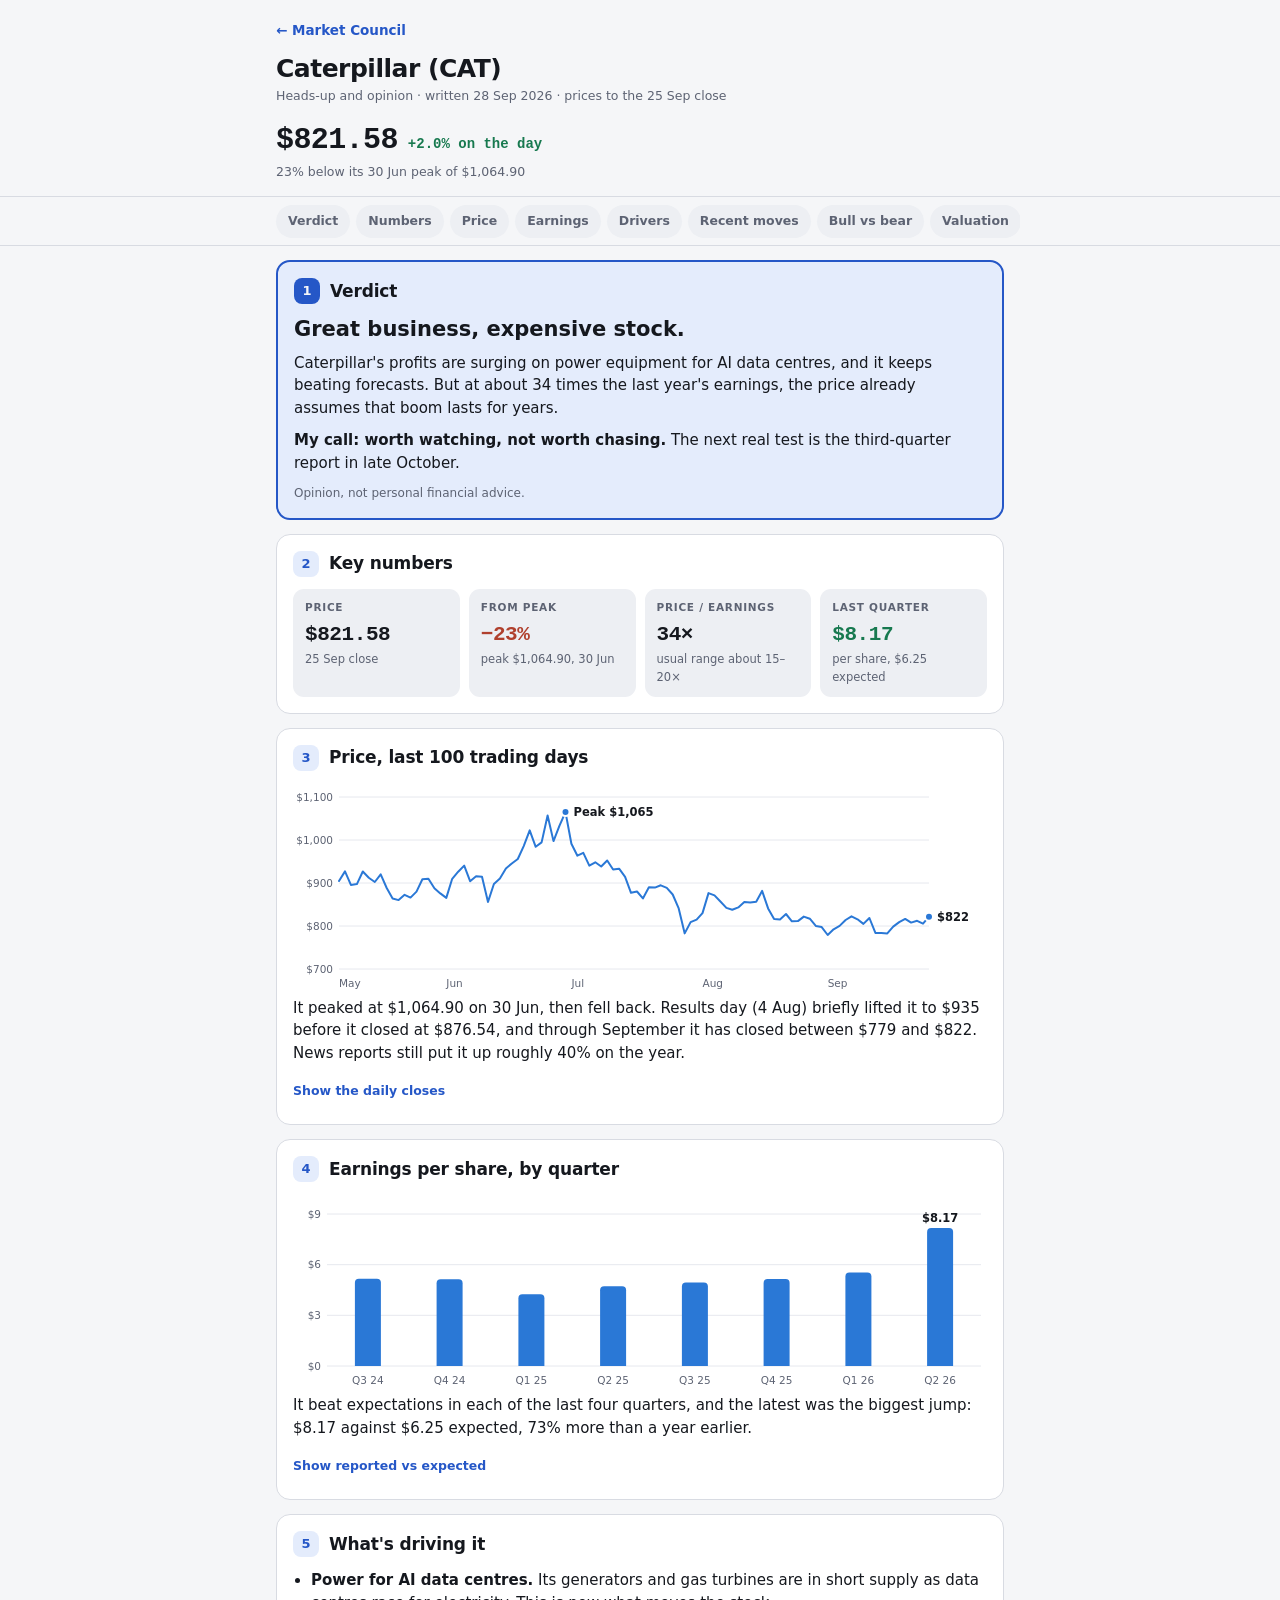
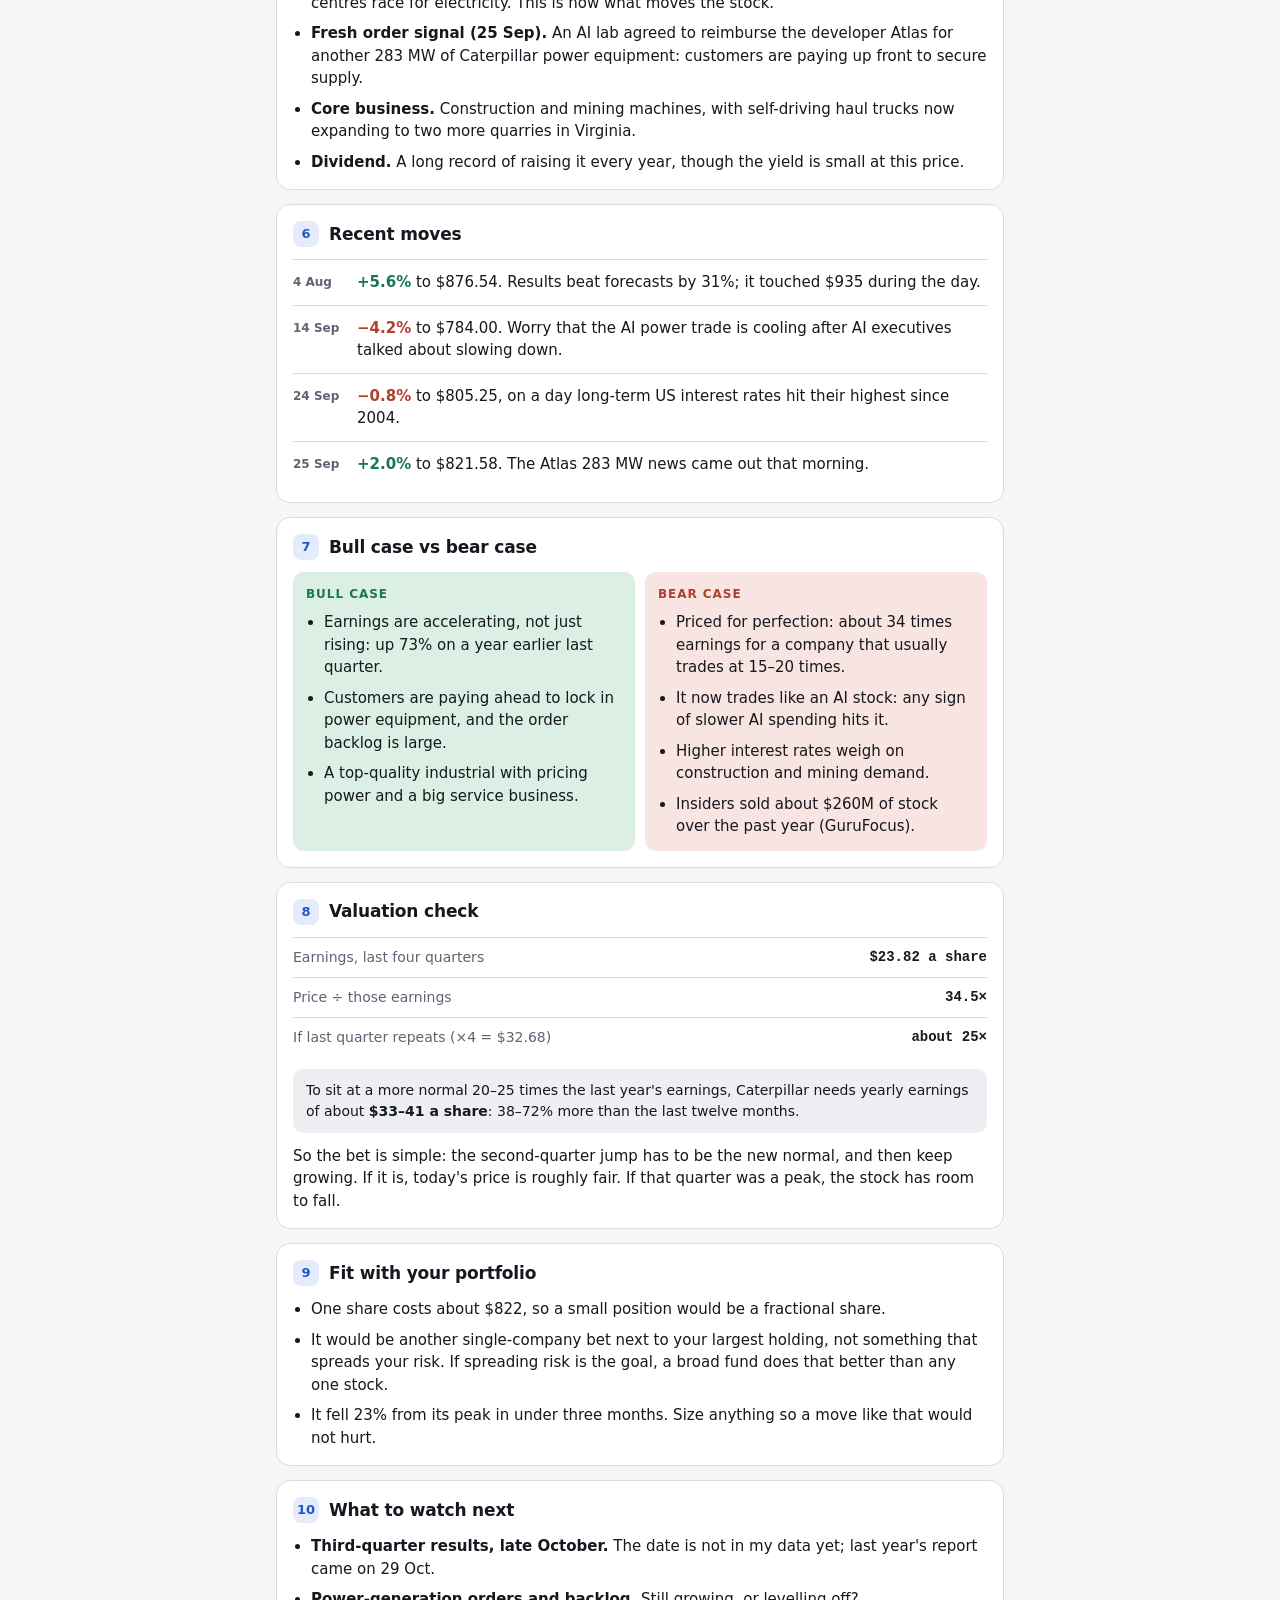
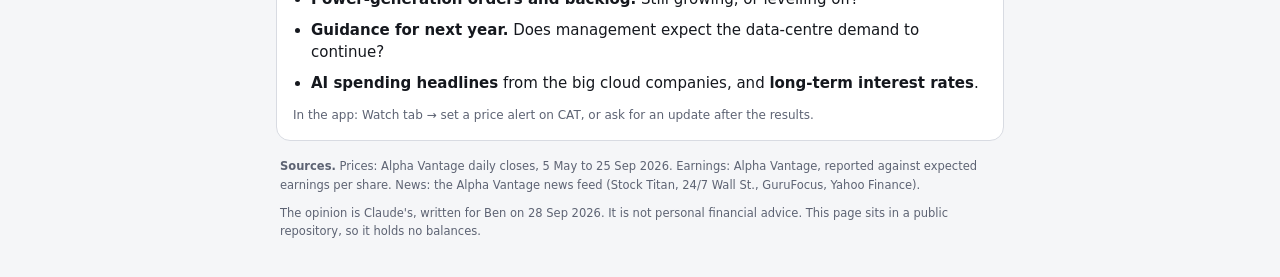
<file: research/cat-2026-09-28.html>
<!doctype html>
<html lang="en">
<head>
<meta charset="utf-8">
<meta name="viewport" content="width=device-width,initial-scale=1,viewport-fit=cover">
<meta name="robots" content="noindex,nofollow">
<meta http-equiv="Content-Security-Policy" content="default-src 'none'; script-src 'unsafe-inline'; style-src 'unsafe-inline'; img-src 'self' data:; base-uri 'none'; form-action 'none'">
<meta name="theme-color" content="#0d0f15" media="(prefers-color-scheme: dark)">
<meta name="theme-color" content="#f5f6f8" media="(prefers-color-scheme: light)">
<link rel="icon" href="../icon-192.png" type="image/png">
<title>Caterpillar (CAT) research</title>
<style>
:root{--bg:#0d0f15;--sf:#161a23;--sf2:#1d222c;--bd:#2a3140;--tx:#e9ebf0;--dim:#8f96a6;--ac:#6ea8fe;--acs:#18243b;
--up:#3fb98c;--ups:#12281f;--dn:#e0715f;--dns:#2a1714;--grid:#232a37;--s1:#3987e5;color-scheme:dark}
@media (prefers-color-scheme: light){
:root{--bg:#f5f6f8;--sf:#ffffff;--sf2:#edeff3;--bd:#d8dbe2;--tx:#15181e;--dim:#5d6373;--ac:#2557c7;--acs:#e4ecfc;
--up:#17794f;--ups:#dcefe5;--dn:#b0402d;--dns:#f8e5e1;--grid:#e6e8ee;--s1:#2a78d6;color-scheme:light}
}
*{box-sizing:border-box}
html{-webkit-text-size-adjust:100%}
body{margin:0;background:var(--bg);color:var(--tx);font:15px/1.5 -apple-system,BlinkMacSystemFont,"Segoe UI",system-ui,sans-serif}
a{color:var(--ac)}
.mono{font-family:ui-monospace,"SF Mono",Menlo,Consolas,monospace;font-variant-numeric:tabular-nums}
.up{color:var(--up)}.dn{color:var(--dn)}
header{max-width:760px;margin:0 auto;padding:calc(10px + env(safe-area-inset-top)) 16px 14px}
.back{display:inline-flex;align-items:center;min-height:40px;font-size:13.5px;font-weight:700;text-decoration:none}
h1{font-size:25px;line-height:1.2;margin:4px 0 3px;letter-spacing:-.02em}
.sub{font-size:12.5px;color:var(--dim)}
.px{display:flex;align-items:baseline;flex-wrap:wrap;gap:4px 10px;margin-top:12px}
.px b{font-size:30px;letter-spacing:-.02em}
.px span{font-size:14px;font-weight:700}
nav{position:sticky;top:0;z-index:5;background:var(--bg);border-top:1px solid var(--bd);border-bottom:1px solid var(--bd)}
nav div{max-width:760px;margin:0 auto;display:flex;gap:6px;overflow-x:auto;padding:8px 16px;scrollbar-width:none}
nav div::-webkit-scrollbar{display:none}
nav a{flex:none;font-size:12.5px;font-weight:700;padding:7px 12px;border-radius:99px;background:var(--sf2);color:var(--dim);text-decoration:none;white-space:nowrap}
main{max-width:760px;margin:0 auto;padding:14px 16px calc(36px + env(safe-area-inset-bottom))}
section{background:var(--sf);border:1px solid var(--bd);border-radius:14px;padding:16px;margin-bottom:14px;scroll-margin-top:62px}
h2{display:flex;align-items:center;gap:10px;font-size:17px;line-height:1.25;margin:0 0 12px;letter-spacing:-.01em}
.n{flex:none;width:26px;height:26px;border-radius:8px;background:var(--acs);color:var(--ac);font-size:13px;font-weight:800;
display:inline-flex;align-items:center;justify-content:center}
p{margin:0 0 10px}
p:last-child{margin-bottom:0}
.verdict{border:2px solid var(--ac);background:var(--acs)}
.verdict .n{background:var(--ac);color:var(--bg)}
.big{font-size:21px;font-weight:800;line-height:1.3;margin-bottom:8px}
.note{font-size:12px;color:var(--dim)}
.tiles{display:grid;grid-template-columns:1fr 1fr;gap:9px}
@media (min-width:640px){.tiles{grid-template-columns:repeat(4,1fr)}}
.tile{background:var(--sf2);border-radius:11px;padding:11px 12px}
.tl{font-size:10.5px;font-weight:800;letter-spacing:.07em;text-transform:uppercase;color:var(--dim)}
.tv{font-size:21px;font-weight:800;margin-top:3px;letter-spacing:-.02em}
.ts{font-size:11.5px;color:var(--dim);margin-top:1px}
ul{margin:0;padding-left:18px}
li{margin-bottom:8px}
li:last-child{margin-bottom:0}
.ev{display:flex;gap:12px;padding:11px 0;border-top:1px solid var(--bd)}
.ev:first-child{border-top:0;padding-top:0}
.ev .d{flex:none;width:52px;font-size:12px;font-weight:800;color:var(--dim);padding-top:2px}
.ev .c{font-weight:800}
.cases{display:grid;grid-template-columns:1fr;gap:10px}
@media (min-width:560px){.cases{grid-template-columns:1fr 1fr}}
.case{border-radius:11px;padding:13px}
.case.bull{background:var(--ups)}
.case.bear{background:var(--dns)}
.case h3{margin:0 0 8px;font-size:12px;letter-spacing:.08em;text-transform:uppercase}
.case.bull h3{color:var(--up)}
.case.bear h3{color:var(--dn)}
.kv{display:flex;justify-content:space-between;gap:12px;padding:9px 0;border-top:1px solid var(--bd);font-size:14px}
.kv:first-child{border-top:0;padding-top:0}
.kv span:first-child{color:var(--dim)}
.kv b{white-space:nowrap}
.math{background:var(--sf2);border-radius:10px;padding:11px 13px;margin:12px 0;font-size:14px}
.chart{position:relative;margin:2px 0 4px}
.chart svg{display:block;width:100%;touch-action:pan-y}
.gl{stroke:var(--grid);stroke-width:1}
.ax{fill:var(--dim);font-size:10.5px}
.lbl{fill:var(--tx);font-size:11.5px;font-weight:700}
.xh{stroke:var(--dim);stroke-width:1}
.tip{position:absolute;top:4px;pointer-events:none;background:var(--sf);border:1px solid var(--bd);border-radius:8px;padding:7px 9px;
font-size:12px;line-height:1.45;box-shadow:0 4px 14px rgba(0,0,0,.25);white-space:nowrap}
.tip b{display:block}
details{margin-top:6px}
summary{cursor:pointer;font-size:12.5px;font-weight:700;color:var(--ac);min-height:34px;display:flex;align-items:center}
.tw{max-height:320px;overflow:auto;border:1px solid var(--bd);border-radius:10px}
table{width:100%;border-collapse:collapse;font-size:12.5px;font-variant-numeric:tabular-nums}
th{position:sticky;top:0;background:var(--sf);text-align:left;font-size:10px;letter-spacing:.06em;text-transform:uppercase;color:var(--dim);
padding:7px 9px;border-bottom:1px solid var(--bd)}
td{padding:6px 9px;border-bottom:1px solid var(--bd)}
tr:last-child td{border-bottom:0}
.r{text-align:right}
footer{font-size:11.5px;color:var(--dim);line-height:1.6;padding:2px 4px 0}
</style>
</head>
<body>
<header>
<a class="back" href="../#today">&larr; Market Council</a>
<h1>Caterpillar (CAT)</h1>
<div class="sub">Heads-up and opinion &middot; written 28 Sep 2026 &middot; prices to the 25 Sep close</div>
<div class="px"><b class="mono">$821.58</b><span class="up mono">+2.0% on the day</span></div>
<div class="sub">23% below its 30 Jun peak of $1,064.90</div>
</header>
<nav aria-label="Sections"><div>
<a href="#verdict">Verdict</a><a href="#numbers">Numbers</a><a href="#price">Price</a><a href="#earnings">Earnings</a>
<a href="#drivers">Drivers</a><a href="#moves">Recent moves</a><a href="#cases">Bull vs bear</a><a href="#valuation">Valuation</a>
<a href="#you">For you</a><a href="#next">Watch next</a>
</div></nav>
<main>

<section id="verdict" class="verdict">
<h2><span class="n">1</span>Verdict</h2>
<div class="big">Great business, expensive stock.</div>
<p>Caterpillar's profits are surging on power equipment for AI data centres, and it keeps beating forecasts.
But at about 34 times the last year's earnings, the price already assumes that boom lasts for years.</p>
<p><b>My call: worth watching, not worth chasing.</b> The next real test is the third-quarter report in late October.</p>
<p class="note">Opinion, not personal financial advice.</p>
</section>

<section id="numbers">
<h2><span class="n">2</span>Key numbers</h2>
<div class="tiles">
<div class="tile"><div class="tl">Price</div><div class="tv mono">$821.58</div><div class="ts">25 Sep close</div></div>
<div class="tile"><div class="tl">From peak</div><div class="tv mono dn">&minus;23%</div><div class="ts">peak $1,064.90, 30 Jun</div></div>
<div class="tile"><div class="tl">Price / earnings</div><div class="tv mono">34&times;</div><div class="ts">usual range about 15&ndash;20&times;</div></div>
<div class="tile"><div class="tl">Last quarter</div><div class="tv mono up">$8.17</div><div class="ts">per share, $6.25 expected</div></div>
</div>
</section>

<section id="price">
<h2><span class="n">3</span>Price, last 100 trading days</h2>
<div class="chart" id="c-price"></div>
<p>It peaked at $1,064.90 on 30 Jun, then fell back. Results day (4 Aug) briefly lifted it to $935 before it closed at $876.54,
and through September it has closed between $779 and $822. News reports still put it up roughly 40% on the year.</p>
<details><summary>Show the daily closes</summary><div class="tw" id="t-price"></div></details>
</section>

<section id="earnings">
<h2><span class="n">4</span>Earnings per share, by quarter</h2>
<div class="chart" id="c-eps"></div>
<p>It beat expectations in each of the last four quarters, and the latest was the biggest jump:
$8.17 against $6.25 expected, 73% more than a year earlier.</p>
<details><summary>Show reported vs expected</summary><div class="tw" id="t-eps"></div></details>
</section>

<section id="drivers">
<h2><span class="n">5</span>What's driving it</h2>
<ul>
<li><b>Power for AI data centres.</b> Its generators and gas turbines are in short supply as data centres race for electricity.
This is now what moves the stock.</li>
<li><b>Fresh order signal (25 Sep).</b> An AI lab agreed to reimburse the developer Atlas for another 283 MW of Caterpillar power
equipment: customers are paying up front to secure supply.</li>
<li><b>Core business.</b> Construction and mining machines, with self-driving haul trucks now expanding to two more quarries in Virginia.</li>
<li><b>Dividend.</b> A long record of raising it every year, though the yield is small at this price.</li>
</ul>
</section>

<section id="moves">
<h2><span class="n">6</span>Recent moves</h2>
<div class="ev"><div class="d">4 Aug</div><div><span class="c up">+5.6%</span> to $876.54. Results beat forecasts by 31%; it touched $935 during the day.</div></div>
<div class="ev"><div class="d">14 Sep</div><div><span class="c dn">&minus;4.2%</span> to $784.00. Worry that the AI power trade is cooling after AI executives talked about slowing down.</div></div>
<div class="ev"><div class="d">24 Sep</div><div><span class="c dn">&minus;0.8%</span> to $805.25, on a day long-term US interest rates hit their highest since 2004.</div></div>
<div class="ev"><div class="d">25 Sep</div><div><span class="c up">+2.0%</span> to $821.58. The Atlas 283 MW news came out that morning.</div></div>
</section>

<section id="cases">
<h2><span class="n">7</span>Bull case vs bear case</h2>
<div class="cases">
<div class="case bull"><h3>Bull case</h3><ul>
<li>Earnings are accelerating, not just rising: up 73% on a year earlier last quarter.</li>
<li>Customers are paying ahead to lock in power equipment, and the order backlog is large.</li>
<li>A top-quality industrial with pricing power and a big service business.</li>
</ul></div>
<div class="case bear"><h3>Bear case</h3><ul>
<li>Priced for perfection: about 34 times earnings for a company that usually trades at 15&ndash;20 times.</li>
<li>It now trades like an AI stock: any sign of slower AI spending hits it.</li>
<li>Higher interest rates weigh on construction and mining demand.</li>
<li>Insiders sold about $260M of stock over the past year (GuruFocus).</li>
</ul></div>
</div>
</section>

<section id="valuation">
<h2><span class="n">8</span>Valuation check</h2>
<div class="kv"><span>Earnings, last four quarters</span><b class="mono">$23.82 a share</b></div>
<div class="kv"><span>Price &divide; those earnings</span><b class="mono">34.5&times;</b></div>
<div class="kv"><span>If last quarter repeats (&times;4 = $32.68)</span><b class="mono">about 25&times;</b></div>
<div class="math">To sit at a more normal 20&ndash;25 times the last year's earnings, Caterpillar needs yearly earnings of about
<b>$33&ndash;41 a share</b>: 38&ndash;72% more than the last twelve months.</div>
<p>So the bet is simple: the second-quarter jump has to be the new normal, and then keep growing. If it is, today's price is
roughly fair. If that quarter was a peak, the stock has room to fall.</p>
</section>

<section id="you">
<h2><span class="n">9</span>Fit with your portfolio</h2>
<ul>
<li>One share costs about $822, so a small position would be a fractional share.</li>
<li>It would be another single-company bet next to your largest holding, not something that spreads your risk.
If spreading risk is the goal, a broad fund does that better than any one stock.</li>
<li>It fell 23% from its peak in under three months. Size anything so a move like that would not hurt.</li>
</ul>
</section>

<section id="next">
<h2><span class="n">10</span>What to watch next</h2>
<ul>
<li><b>Third-quarter results, late October.</b> The date is not in my data yet; last year's report came on 29 Oct.</li>
<li><b>Power-generation orders and backlog.</b> Still growing, or levelling off?</li>
<li><b>Guidance for next year.</b> Does management expect the data-centre demand to continue?</li>
<li><b>AI spending headlines</b> from the big cloud companies, and <b>long-term interest rates</b>.</li>
</ul>
<p class="note" style="margin-top:12px">In the app: Watch tab &rarr; set a price alert on CAT, or ask for an update after the results.</p>
</section>

<footer>
<p><b>Sources.</b> Prices: Alpha Vantage daily closes, 5 May to 25 Sep 2026. Earnings: Alpha Vantage, reported against expected
earnings per share. News: the Alpha Vantage news feed (Stock Titan, 24/7 Wall St., GuruFocus, Yahoo Finance).</p>
<p>The opinion is Claude's, written for Ben on 28 Sep 2026. It is not personal financial advice. This page sits in a public
repository, so it holds no balances.</p>
</footer>
</main>
<script>
(function(){
"use strict";
var MINUS=String.fromCharCode(8722);
var MON=["Jan","Feb","Mar","Apr","May","Jun","Jul","Aug","Sep","Oct","Nov","Dec"];
var P="05-05:904.59,05-06:926.93,05-07:895.69,05-08:897.45,05-11:926.79,05-12:912.14,05-13:902.30,05-14:920.22,05-15:888.31,"+
"05-18:863.95,05-19:860.15,05-20:872.56,05-21:865.95,05-22:879.89,05-26:908.55,05-27:909.93,05-28:887.67,05-29:875.87,"+
"06-01:865.36,06-02:909.81,06-03:926.18,06-04:940.48,06-05:904.28,06-08:915.64,06-09:914.70,06-10:856.16,06-11:897.63,"+
"06-12:910.57,06-15:933.93,06-16:945.46,06-17:955.92,06-18:985.82,06-22:1022.28,06-23:984.24,06-24:994.45,06-25:1057.01,"+
"06-26:997.47,06-29:1033.19,06-30:1064.90,07-01:991.41,07-02:963.53,07-06:969.92,07-07:940.12,07-08:948.08,07-09:938.39,"+
"07-10:952.41,07-13:931.47,07-14:933.34,07-15:914.30,07-16:877.17,07-17:880.28,07-20:864.30,07-21:889.97,07-22:889.31,"+
"07-23:894.54,07-24:888.73,07-27:873.28,07-28:840.85,07-29:782.71,07-30:809.14,07-31:814.81,08-03:830.03,08-04:876.54,"+
"08-05:871.08,08-06:856.96,08-07:842.19,08-10:837.58,08-11:843.37,08-12:855.60,08-13:854.60,08-14:856.57,08-17:881.65,"+
"08-18:840.87,08-19:816.15,08-20:815.39,08-21:827.90,08-24:811.02,08-25:811.29,08-26:821.93,08-27:817.00,08-28:800.25,"+
"08-31:797.47,09-01:779.16,09-02:792.28,09-03:800.14,09-04:813.94,09-08:822.48,09-09:815.56,09-10:805.00,09-11:818.57,"+
"09-14:784.00,09-15:783.54,09-16:782.72,09-17:798.57,09-18:808.99,09-21:816.50,09-22:808.01,09-23:812.02,09-24:805.25,"+
"09-25:821.58";
var price=P.split(",").map(function(x){var a=x.split(":");return {d:a[0],v:Number(a[1])};});
var EPS=[["Q3 24",5.17,5.35],["Q4 24",5.14,5.03],["Q1 25",4.25,4.34],["Q2 25",4.72,4.90],
["Q3 25",4.95,4.52],["Q4 25",5.16,4.71],["Q1 26",5.54,4.64],["Q2 26",8.17,6.25]];
function $(id){return document.getElementById(id);}
function usd(v,dp){dp=dp==null?2:dp;return (v<0?MINUS:"")+"$"+Math.abs(v).toLocaleString("en-US",{minimumFractionDigits:dp,maximumFractionDigits:dp});}
function pct(v){return (v<0?MINUS:"+")+Math.abs(v).toFixed(1)+"%";}
function day(md){var p=md.split("-");return Number(p[1])+" "+MON[Number(p[0])-1];}
function qtr(q){var p=q.split(" ");return p[0]+" 20"+p[1];}
function tipAt(box,svg,tip,W,xi){
tip.hidden=false;
var r=svg.getBoundingClientRect(), px=xi*r.width/W, tw=tip.offsetWidth;
tip.style.left=Math.max(0,Math.min(r.width-tw,px+10>r.width-tw?px-tw-10:px+10))+"px";
}
function lineChart(){
var box=$("c-price"), W=Math.max(280,box.clientWidth||320), H=210, L=46, R=58, T=14, B=24, n=price.length;
var lo=700, hi=1100, st=100, ip=0, i, v;
for(i=1;i<n;i++){if(price[i].v>price[ip].v)ip=i;}
function X(k){return L+(W-L-R)*k/(n-1);}
function Y(val){return T+(H-T-B)*(1-(val-lo)/(hi-lo));}
var s='<svg viewBox="0 0 '+W+' '+H+'" height="'+H+'" role="img" aria-label="Caterpillar closing price, last 100 trading days">';
for(v=lo;v<=hi;v+=st){var y=Y(v).toFixed(1);
s+='<line class="gl" x1="'+L+'" x2="'+(W-R)+'" y1="'+y+'" y2="'+y+'"/><text class="ax" x="'+(L-6)+'" y="'+y+'" dy="3.5" text-anchor="end">$'+v.toLocaleString("en-US")+'</text>';}
for(i=0;i<n;i++){if(i===0||price[i].d.slice(0,2)!==price[i-1].d.slice(0,2)){
s+='<text class="ax" x="'+X(i).toFixed(1)+'" y="'+(H-6)+'">'+MON[Number(price[i].d.slice(0,2))-1]+'</text>';}}
s+='<path d="'+price.map(function(p,k){return (k?"L":"M")+X(k).toFixed(1)+" "+Y(p.v).toFixed(1);}).join(" ")+
'" fill="none" style="stroke:var(--s1)" stroke-width="2" stroke-linejoin="round" stroke-linecap="round"/>';
var xp=X(ip), yp=Y(price[ip].v), xe=X(n-1), ye=Y(price[n-1].v);
s+='<circle cx="'+xp.toFixed(1)+'" cy="'+yp.toFixed(1)+'" r="4" style="fill:var(--s1);stroke:var(--sf)" stroke-width="2"/>'+
'<text class="lbl" x="'+(xp+8).toFixed(1)+'" y="'+yp.toFixed(1)+'" dy="4">Peak '+usd(price[ip].v,0)+'</text>'+
'<circle cx="'+xe.toFixed(1)+'" cy="'+ye.toFixed(1)+'" r="4" style="fill:var(--s1);stroke:var(--sf)" stroke-width="2"/>'+
'<text class="lbl" x="'+(xe+8).toFixed(1)+'" y="'+ye.toFixed(1)+'" dy="4">'+usd(price[n-1].v,0)+'</text>'+
'<line class="xh" x1="0" x2="0" y1="'+T+'" y2="'+(H-B)+'" visibility="hidden"/></svg><div class="tip" hidden></div>';
box.innerHTML=s;
var svg=box.querySelector("svg"), xh=box.querySelector(".xh"), tip=box.querySelector(".tip");
function show(ev){
var r=svg.getBoundingClientRect(), x=(ev.clientX-r.left)*W/r.width;
var k=Math.max(0,Math.min(n-1,Math.round((x-L)/(W-L-R)*(n-1)))), xi=X(k);
xh.setAttribute("x1",xi);xh.setAttribute("x2",xi);xh.setAttribute("visibility","visible");
var chg=k?(price[k].v/price[k-1].v-1)*100:null;
tip.innerHTML='<b>'+day(price[k].d)+'</b>'+usd(price[k].v)+(chg==null?"":" &middot; "+pct(chg));
tipAt(box,svg,tip,W,xi);
}
function hide(){xh.setAttribute("visibility","hidden");tip.hidden=true;}
svg.addEventListener("pointermove",show);svg.addEventListener("pointerdown",show);svg.addEventListener("pointerleave",hide);
}
function barChart(){
var box=$("c-eps"), W=Math.max(280,box.clientWidth||320), H=196, L=34, R=6, T=20, B=24, n=EPS.length;
var lo=0, hi=9, st=3, band=(W-L-R)/n, bw=Math.min(26,band*0.56), rr=4, i;
function Y(val){return T+(H-T-B)*(1-(val-lo)/(hi-lo));}
var y0=Y(0), s='<svg viewBox="0 0 '+W+' '+H+'" height="'+H+'" role="img" aria-label="Caterpillar earnings per share by quarter">';
for(var v=lo;v<=hi;v+=st){var y=Y(v).toFixed(1);
s+='<line class="gl" x1="'+L+'" x2="'+(W-R)+'" y1="'+y+'" y2="'+y+'"/><text class="ax" x="'+(L-6)+'" y="'+y+'" dy="3.5" text-anchor="end">$'+v+'</text>';}
for(i=0;i<n;i++){
var x=L+band*i+(band-bw)/2, yt=Y(EPS[i][1]);
s+='<path d="M'+x.toFixed(1)+' '+y0.toFixed(1)+' V'+(yt+rr).toFixed(1)+' Q'+x.toFixed(1)+' '+yt.toFixed(1)+' '+(x+rr).toFixed(1)+' '+yt.toFixed(1)+
' H'+(x+bw-rr).toFixed(1)+' Q'+(x+bw).toFixed(1)+' '+yt.toFixed(1)+' '+(x+bw).toFixed(1)+' '+(yt+rr).toFixed(1)+' V'+y0.toFixed(1)+' Z" style="fill:var(--s1)"/>'+
'<text class="ax" x="'+(x+bw/2).toFixed(1)+'" y="'+(H-6)+'" text-anchor="middle">'+EPS[i][0]+'</text>';
}
var xl=L+band*(n-1)+band/2;
s+='<text class="lbl" x="'+xl.toFixed(1)+'" y="'+(Y(EPS[n-1][1])-6).toFixed(1)+'" text-anchor="middle">'+usd(EPS[n-1][1])+'</text></svg><div class="tip" hidden></div>';
box.innerHTML=s;
var svg=box.querySelector("svg"), tip=box.querySelector(".tip");
function show(ev){
var r=svg.getBoundingClientRect(), x=(ev.clientX-r.left)*W/r.width;
var k=Math.max(0,Math.min(n-1,Math.floor((x-L)/band))), e=EPS[k];
tip.innerHTML='<b>'+qtr(e[0])+'</b>Reported '+usd(e[1])+'<br>Expected '+usd(e[2])+'<br>'+(e[1]>=e[2]?"Beat ":"Missed ")+pct((e[1]/e[2]-1)*100);
tipAt(box,svg,tip,W,L+band*k+band/2);
}
function hide(){tip.hidden=true;}
svg.addEventListener("pointermove",show);svg.addEventListener("pointerdown",show);svg.addEventListener("pointerleave",hide);
}
function tables(){
var rows=price.slice().reverse().map(function(p,k,a){
var prev=a[k+1], chg=prev?(p.v/prev.v-1)*100:null;
return '<tr><td>'+day(p.d)+'</td><td class="r">'+usd(p.v)+'</td><td class="r '+(chg==null?"":(chg>=0?"up":"dn"))+'">'+(chg==null?"":pct(chg))+'</td></tr>';
}).join("");
$("t-price").innerHTML='<table><thead><tr><th>Date</th><th class="r">Close</th><th class="r">Day</th></tr></thead><tbody>'+rows+'</tbody></table>';
$("t-eps").innerHTML='<table><thead><tr><th>Quarter</th><th class="r">Reported</th><th class="r">Expected</th><th class="r">Surprise</th></tr></thead><tbody>'+
EPS.slice().reverse().map(function(e){var sp=(e[1]/e[2]-1)*100;
return '<tr><td>'+qtr(e[0])+'</td><td class="r">'+usd(e[1])+'</td><td class="r">'+usd(e[2])+'</td><td class="r '+(sp>=0?"up":"dn")+'">'+pct(sp)+'</td></tr>';}).join("")+
'</tbody></table>';
}
function draw(){lineChart();barChart();}
tables();draw();
var rt=null;
window.addEventListener("resize",function(){clearTimeout(rt);rt=setTimeout(draw,150);});
})();
</script>
</body>
</html>
</file>
<file: mc/app.css>
/* Market Council - mission control look. Loaded after the base styles and overrides them. */
:root{--bg:#060a13;--sf:#0a101c;--sf2:#111a2b;--bd:#22304a;--tx:#e6edf7;--dim:#8d9bb5;
--ac:#7cc4ff;--acs:#0f2238;--up:#3ddc97;--ups:#0b2a1f;--dn:#ff6b6b;--dns:#33141a;
--wn:#f0b429;--wns:#2b2208;--onac:#04121f;--grid:#16203a;--s1:#4aa3ff;--s2:#f2a541;--line:rgba(124,196,255,.05);
--mono:ui-monospace,"SF Mono","Cascadia Mono","Roboto Mono",Menlo,Consolas,monospace;color-scheme:dark}
body{font:13px/1.5 var(--mono);font-variant-numeric:tabular-nums;background-color:var(--bg);
background-image:linear-gradient(var(--line) 1px,transparent 1px),linear-gradient(90deg,var(--line) 1px,transparent 1px);
background-size:28px 28px}
input,select,textarea,button{font-family:var(--mono)}
.card,.panel,.msg,.tile,.pick,details.w,.feed,.btn,.btn.primary,.seg,.seg button,.fld input,.fld select,.fld textarea,
.prev,.stat,.iconbtn,.pill,.chip,.tag,.st,.case,.verdict,.toast,.tip,.qc button,.composer textarea,.bub{border-radius:3px;box-shadow:none}
.card,.panel,.msg,.tile,.pick,details.w,.feed{background:rgba(10,16,28,.9)}
.seg button[aria-pressed="true"]{box-shadow:none;background:var(--acs);color:var(--ac);outline:1px solid var(--bd)}
h2{letter-spacing:.12em;font-size:11px}
h2::before{content:"// "}
h3{font-size:12.5px;text-transform:uppercase;letter-spacing:.06em}
.tv{font-size:20px;letter-spacing:0}
.tk{letter-spacing:.02em}
.btn{font-size:12.5px;text-transform:uppercase;letter-spacing:.05em}
.btn.primary{font-size:14px}
.lead,.msg,.dbody,.bub{font-size:12.5px}
/* green and red are kept for gains and losses; state uses the accent and amber */
.msg.ok,.stat.ok{border-color:var(--ac);background:var(--acs)}
.msg.err,.stat.err{border-color:var(--wn);background:var(--wns)}
.st.ok{background:var(--acs);color:var(--ac)}
.st.no{background:var(--wns);color:var(--wn)}
.toast{border-color:var(--ac)}
.toast.err{border-color:var(--wn)}
.pill.open .dot{background:var(--ac);box-shadow:0 0 0 3px var(--acs)}
.seg.act button[data-v="buy"][aria-pressed="true"],.seg.act button[data-v="sell"][aria-pressed="true"]{color:var(--ac)}
.tag.bull,.tag.bear,.tag.mis{background:var(--sf2);color:var(--tx);outline:1px solid var(--bd)}
.amt{color:var(--tx)}
.verdict{background:var(--sf2)}
.qc button.hint{border-color:var(--ac);color:var(--ac)}
.case.bull b,.case.bear b{color:var(--tx)}
.pick{border-left-color:var(--ac)}
/* shell */
.top{position:static;border-bottom:0;background:none}
.top-in,.banner,main{max-width:1240px}
.top-in{padding:10px 14px 6px}
.brand h1{font-size:14px;letter-spacing:.14em;font-weight:800}
.stick{position:sticky;top:0;z-index:5;background:rgba(6,10,19,.96);border-bottom:1px solid var(--bd);padding-top:env(safe-area-inset-top)}
.stick-in{max-width:1240px;margin:0 auto;padding:6px 14px 8px}
.strip{display:flex;gap:6px;align-items:center;overflow-x:auto;scrollbar-width:none;white-space:nowrap;padding-bottom:6px}
.strip::-webkit-scrollbar{display:none}
.cmd{display:flex;gap:6px;align-items:stretch}
.cmd input[type=text]{flex:1;min-width:0;height:42px;font-size:16px;padding:0 10px;border:1px solid var(--bd);border-radius:3px;background:var(--sf);color:var(--tx)}
.cmd input[type=text]:focus{outline:2px solid var(--ac);outline-offset:1px}
.cmd label,.cmd button{flex:none;width:42px;height:42px;display:inline-flex;align-items:center;justify-content:center;border:1px solid var(--bd);
border-radius:3px;background:var(--sf);color:var(--ac);font-size:18px;font-weight:800;cursor:pointer}
#cmd-stat .stat{margin-top:6px}
main{padding-top:10px}
.subnav{display:flex;gap:4px;margin:0 0 12px;overflow-x:auto;scrollbar-width:none}
.subnav::-webkit-scrollbar{display:none}
.subnav button{flex:1 0 auto;min-height:40px;padding:0 12px;border:1px solid var(--bd);border-radius:3px;background:var(--sf);color:var(--dim);
font-size:11px;font-weight:800;letter-spacing:.1em;white-space:nowrap}
.subnav button[aria-pressed="true"]{color:var(--ac);border-color:var(--ac);background:var(--acs)}
.tabs{background:rgba(6,10,19,.98)}
.tab{font-size:9.5px;letter-spacing:.08em;min-height:60px}
.tab[aria-selected="true"]{color:var(--ac);box-shadow:inset 0 2px 0 var(--ac)}
@media (min-width:900px){
body{padding-left:212px}
.tabs{position:fixed;left:0;top:0;bottom:0;right:auto;width:212px;max-width:none;margin:0;flex-direction:column;justify-content:flex-start;
gap:4px;padding:64px 12px 12px;border:0;border-right:1px solid var(--bd);background:rgba(6,10,19,.98)}
.tabs::before{content:"MARKET COUNCIL";position:absolute;top:22px;left:16px;font-size:13px;font-weight:800;letter-spacing:.14em;color:var(--tx)}
.tab{flex:0 0 auto;flex-direction:row;justify-content:flex-start;gap:10px;min-height:44px;padding:0 12px;border-radius:3px;font-size:12px;width:100%}
.tab[aria-selected="true"]{background:var(--acs);box-shadow:inset 2px 0 0 var(--ac)}
.brand h1{visibility:hidden;height:0}
.subnav button{flex:0 0 auto}
.g2{display:grid;grid-template-columns:1fr 1fr;gap:14px;align-items:start}
.g3{display:grid;grid-template-columns:1.25fr 1fr;gap:14px;align-items:start}
}
/* page furniture */
.ph{display:flex;align-items:flex-end;justify-content:space-between;gap:10px;margin:2px 0 10px}
.lbl{font-size:10.5px;letter-spacing:.14em;color:var(--dim);text-transform:uppercase;font-weight:700}
.pt1{font-size:20px;font-weight:800;letter-spacing:.08em;text-transform:uppercase;margin:1px 0 0;line-height:1.15}
.blk{border:1px solid var(--bd);border-radius:3px;background:rgba(10,16,28,.9);padding:12px;margin-bottom:12px;min-width:0}
.bh{display:flex;align-items:center;justify-content:space-between;gap:8px;margin-bottom:9px}
.bh .lbl{flex:1;min-width:0}
.src{font-size:10.5px;color:var(--dim);margin-top:9px;line-height:1.45}
.stg{display:inline-block;font-size:9.5px;font-weight:800;letter-spacing:.09em;padding:2px 6px;border:1px solid currentColor;border-radius:2px;white-space:nowrap;text-transform:uppercase;line-height:1.5}
.stg.live{color:var(--ac)}
.stg.stale{color:var(--wn)}
.stg.paper{color:#b792ff}
.stg.sample{color:var(--dim)}
.stg.nb{color:var(--dim);border-style:dashed}
.stg.lvl{color:var(--tx)}
.nbx{border:1px dashed var(--bd);border-radius:3px;padding:10px;color:var(--dim);font-size:12px}
.rng{display:flex;gap:3px}
.rng button{min-width:42px;min-height:36px;padding:0 8px;border:1px solid var(--bd);border-radius:3px;background:var(--sf);color:var(--dim);font-size:11px;font-weight:800;letter-spacing:.06em}
.rng button[aria-pressed="true"]{color:var(--ac);border-color:var(--ac);background:var(--acs)}
.tl2{display:grid;grid-template-columns:1fr 1fr;gap:8px}
@media (min-width:700px){.tl2{grid-template-columns:repeat(5,1fr)}}
.t2{border:1px solid var(--bd);border-radius:3px;background:rgba(10,16,28,.9);padding:10px 11px;min-width:0}
.t2 .v{font-size:19px;font-weight:800;margin-top:3px;white-space:nowrap;overflow:hidden;text-overflow:ellipsis}
.t2 .c{font-size:11px;color:var(--dim);margin-top:2px}
.t2.wide{grid-column:1/-1}
@media (min-width:700px){.t2.wide{grid-column:auto}}
.map svg{display:block;width:100%;max-width:440px;margin:0 auto;height:auto;touch-action:manipulation}
.map text{font-family:var(--mono);fill:var(--tx)}
.map .nd{cursor:pointer}
.map .hl{paint-order:stroke;stroke:var(--bg);stroke-width:4px;stroke-linejoin:round}
.leg{display:flex;flex-wrap:wrap;gap:4px 14px;font-size:11px;color:var(--dim);margin-top:8px}
.leg i{display:inline-block;width:10px;height:10px;border-radius:2px;margin-right:6px;vertical-align:-1px}
.xb{display:grid;grid-template-columns:minmax(74px,34%) 1fr 54px;gap:8px;align-items:center;padding:5px 0;font-size:12px}
.xb .nm{overflow:hidden;text-overflow:ellipsis;white-space:nowrap}
.xb .tr{height:10px;background:var(--sf2);border-radius:2px;position:relative}
.xb .tr i{position:absolute;left:0;top:0;bottom:0;border-radius:2px}
.xb .tr u{position:absolute;top:-3px;bottom:-3px;width:2px;background:var(--tx)}
.xb .pv{text-align:right}
.lrow{display:grid;grid-template-columns:1fr auto;gap:2px 10px;padding:11px 0;border-top:1px solid var(--bd);cursor:pointer;width:100%;background:none;border-left:0;border-right:0;border-bottom:0;text-align:left;color:inherit;font:inherit}
.lrow:first-child{border-top:0}
.lrow .a{font-weight:800;font-size:14px}
.lrow .b{font-size:11px;color:var(--dim)}
.lrow .r{text-align:right}
.sw{display:inline-block;width:8px;height:8px;border-radius:2px;margin-right:7px}
.fd{padding:10px 0;border-top:1px solid var(--bd)}
.fd:first-child{border-top:0;padding-top:0}
.fd .ft{font-weight:800;font-size:12.5px}
.fd .fx2{font-size:12px;color:var(--dim);margin-top:3px}
.sev{display:inline-block;font-size:9.5px;font-weight:800;letter-spacing:.08em;padding:1px 5px;border:1px solid var(--bd);border-radius:2px;margin-right:7px;color:var(--tx)}
.sev.high{border-color:var(--wn);color:var(--wn)}
.mt{width:100%;border-collapse:collapse;font-size:11.5px}
.mt th,.mt td{padding:6px 7px;border-bottom:1px solid var(--bd);text-align:right;white-space:nowrap}
.mt th{font-size:9.5px;letter-spacing:.07em;color:var(--dim);text-transform:uppercase;font-weight:800}
.mt th:first-child,.mt td:first-child{text-align:left;position:sticky;left:0;background:var(--sf)}
.mt tr:last-child td{border-bottom:0}
.ox{overflow-x:auto;-webkit-overflow-scrolling:touch}
.hm td{text-align:center;min-width:44px}
.ppanel{position:fixed;inset:0;z-index:20;background:var(--bg);overflow-y:auto;-webkit-overflow-scrolling:touch;transform:translateX(100%);transition:transform .2s ease-out;
padding:0 14px calc(28px + env(safe-area-inset-bottom));background-image:linear-gradient(var(--line) 1px,transparent 1px),linear-gradient(90deg,var(--line) 1px,transparent 1px);background-size:28px 28px}
.ppanel.on{transform:none}
.pp-top{position:sticky;top:0;z-index:2;background:rgba(6,10,19,.97);margin:0 -14px 12px;padding:calc(8px + env(safe-area-inset-top)) 14px 8px;border-bottom:1px solid var(--bd);display:flex;align-items:center;gap:10px}
.back{min-height:44px;padding:0 14px;border:1px solid var(--bd);border-radius:3px;background:var(--sf);color:var(--ac);font-weight:800;font-size:12px;letter-spacing:.08em}
@media (min-width:900px){.ppanel{left:auto;width:480px;border-left:1px solid var(--bd)}}
@media (prefers-reduced-motion:reduce){.ppanel{transition:none}}
.kv2{display:flex;justify-content:space-between;gap:10px;padding:6px 0;font-size:12px;border-top:1px solid var(--bd)}
.kv2:first-of-type{border-top:0}
.kv2>span:first-child{color:var(--dim)}
.trk{display:grid;grid-template-columns:1fr;gap:6px}
.trk .col{border:1px solid var(--bd);border-radius:3px;background:rgba(10,16,28,.9);padding:8px;display:flex;gap:10px;align-items:flex-start}
.trk .ch{font-size:9.5px;letter-spacing:.09em;font-weight:800;color:var(--dim);text-transform:uppercase;width:104px;flex:none;padding-top:5px}
@media (min-width:900px){.trk{grid-template-columns:repeat(7,1fr)}.trk .col{display:block;min-height:96px}.trk .ch{width:auto;padding:0 0 6px}}
.idea{display:inline-flex;align-items:center;gap:5px;font-size:11.5px;font-weight:700;margin:0 6px 5px 0;background:none;border:0;color:var(--tx);padding:3px 0;cursor:pointer}
.idea i{width:8px;height:8px;border-radius:50%;display:inline-block}
.org{display:grid;grid-template-columns:1fr;gap:10px}
@media (min-width:700px){.org{grid-template-columns:1fr 1fr}}
@media (min-width:1200px){.org{grid-template-columns:1fr 1fr 1fr}}
.ag{border:1px solid var(--bd);border-radius:3px;background:rgba(10,16,28,.9);padding:11px}
.ag.me,.ag.cc{grid-column:1/-1}
.ag .an{font-weight:800;font-size:13px;letter-spacing:.05em;text-transform:uppercase;display:flex;align-items:center;gap:8px}
.sd{width:9px;height:9px;border-radius:50%;flex:none;border:2px solid var(--ac);background:var(--ac)}
.sd.late{border-color:var(--wn);background:transparent}
.sd.off{border-color:var(--dim);background:transparent}
.ag .ar2{font-size:12px;color:var(--dim);margin:5px 0 7px}
.mini{display:flex;gap:6px;margin-top:8px}
.mini input{flex:1;min-width:0;height:42px;font-size:16px;padding:0 10px;border:1px solid var(--bd);border-radius:3px;background:var(--bg);color:var(--tx)}
.mini button{height:42px;padding:0 14px;border:1px solid var(--ac);border-radius:3px;background:var(--acs);color:var(--ac);font-weight:800;font-size:12px;letter-spacing:.06em}
.q{font-size:12px;padding:6px 8px;border-left:2px solid var(--bd);margin-top:6px;color:var(--dim);overflow-wrap:anywhere}
.q.me{border-left-color:var(--ac);color:var(--tx)}
.ck{display:grid;grid-template-columns:26px 1fr auto;gap:8px;align-items:start;padding:7px 0;border-top:1px solid var(--bd);font-size:12px}
.ck:first-child{border-top:0}
.ck .n{color:var(--dim)}
.spark{display:block;width:100%;height:56px}
#brief-frame{background:var(--bg)}
.composer{background:rgba(6,10,19,.96)}
.bub.me{background:var(--acs);color:var(--tx);border:1px solid var(--ac)}
a.btn{display:inline-flex;align-items:center;text-decoration:none;color:var(--tx)}
#v-watch>.seg.sm:first-child,#v-review>.seg.sm:first-child{display:none}
.brand h1{text-transform:uppercase}
</file>
